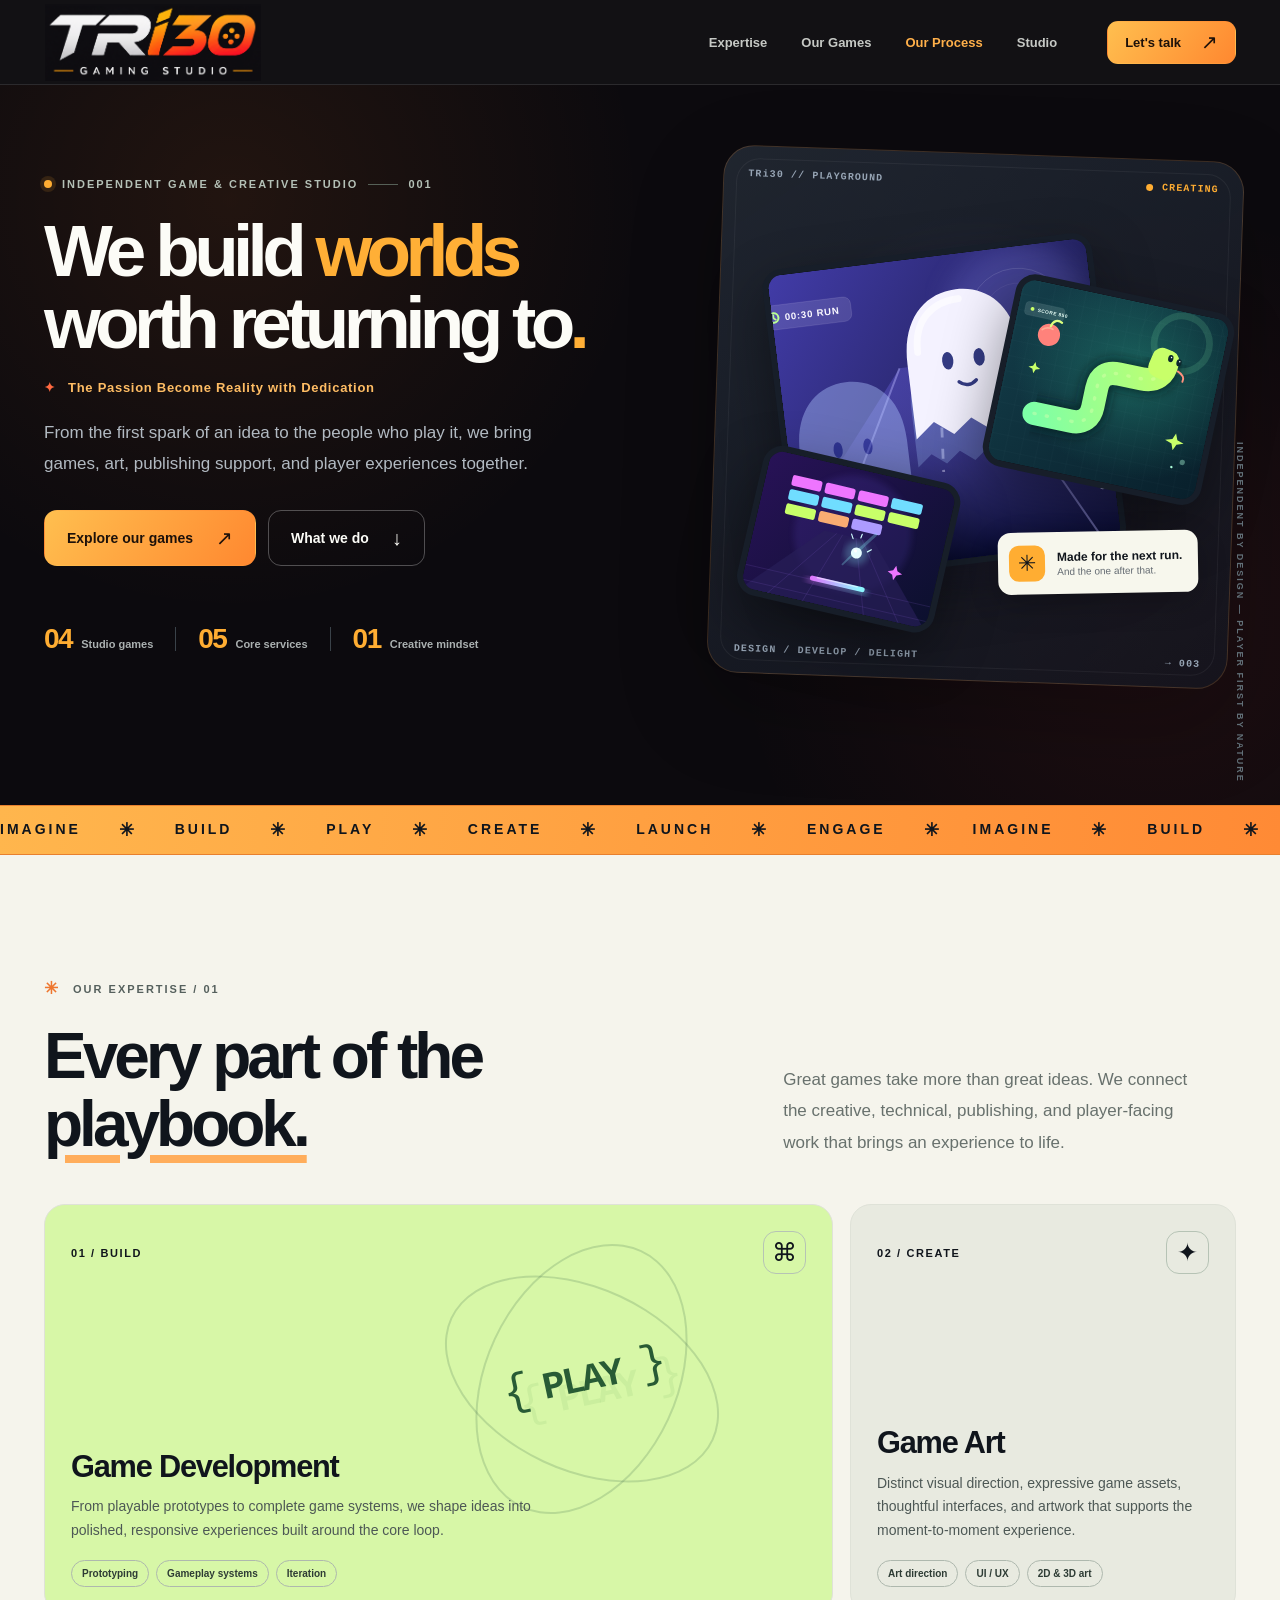
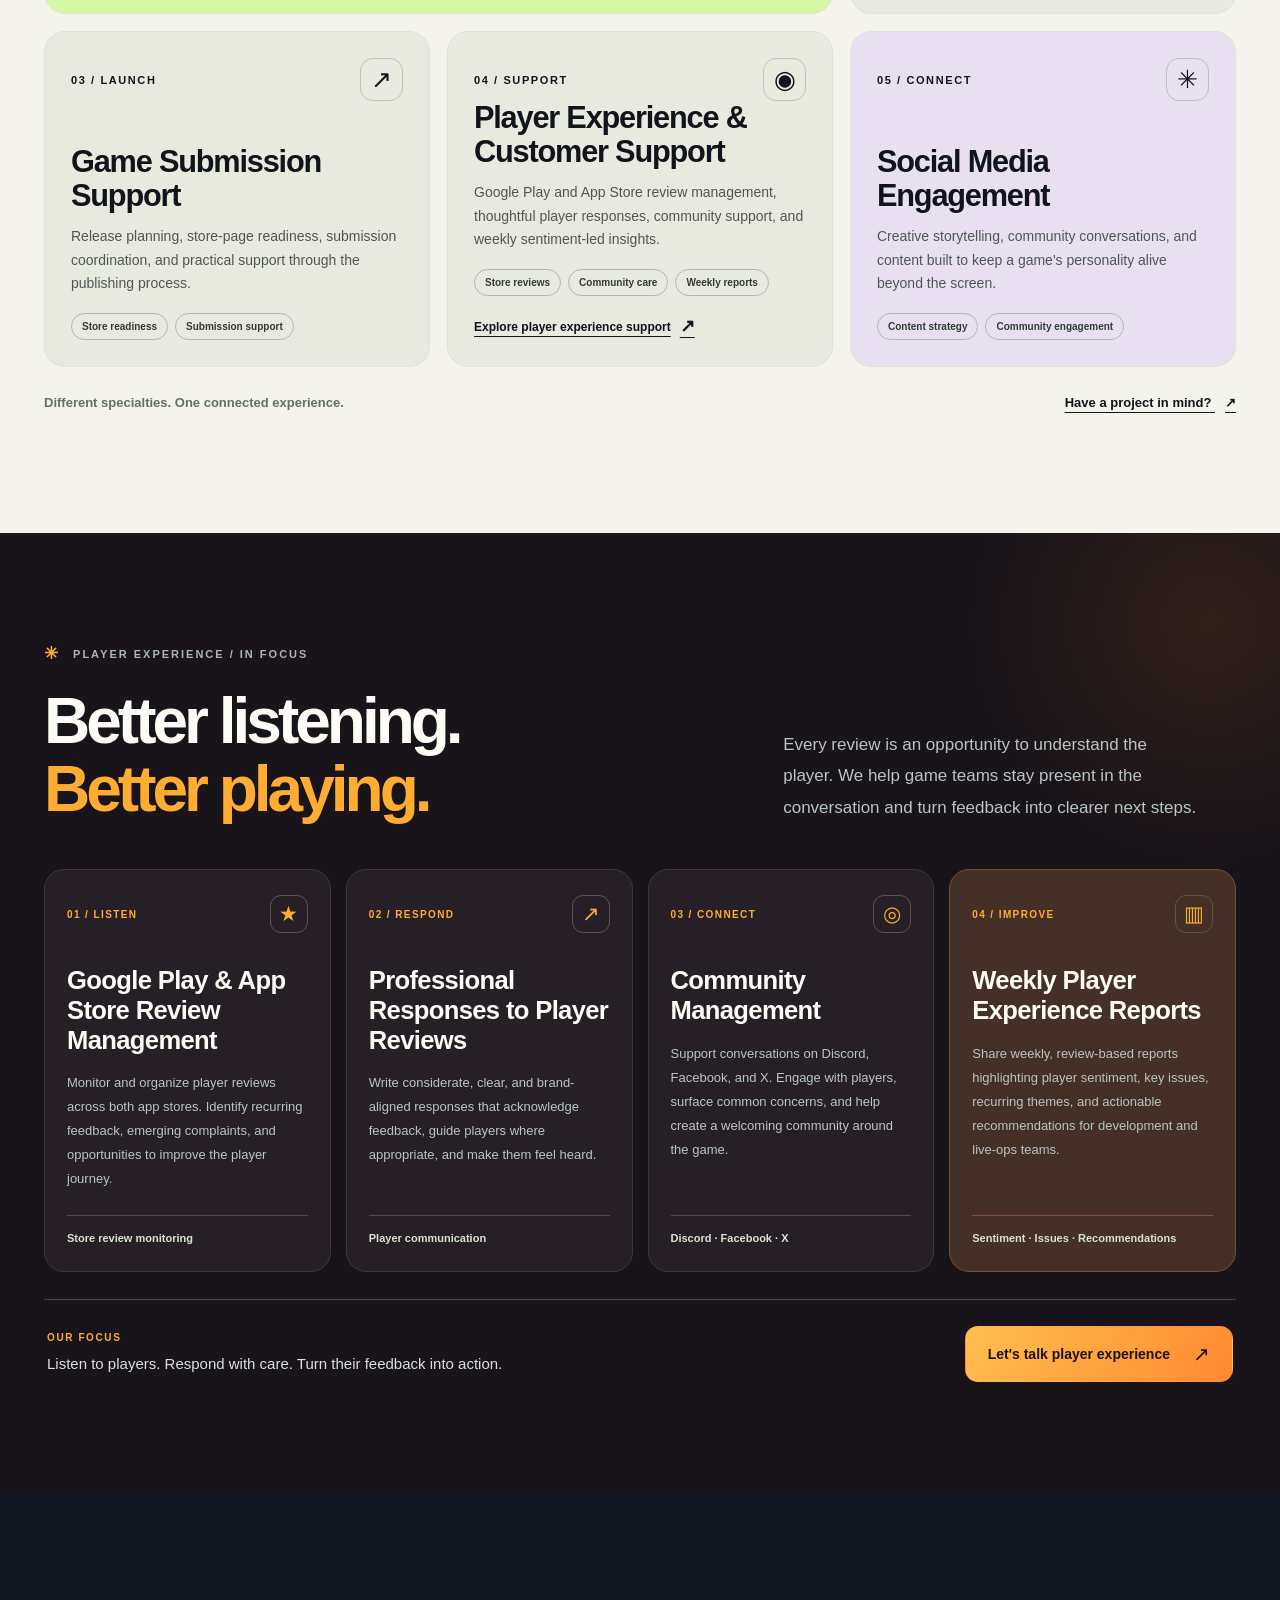
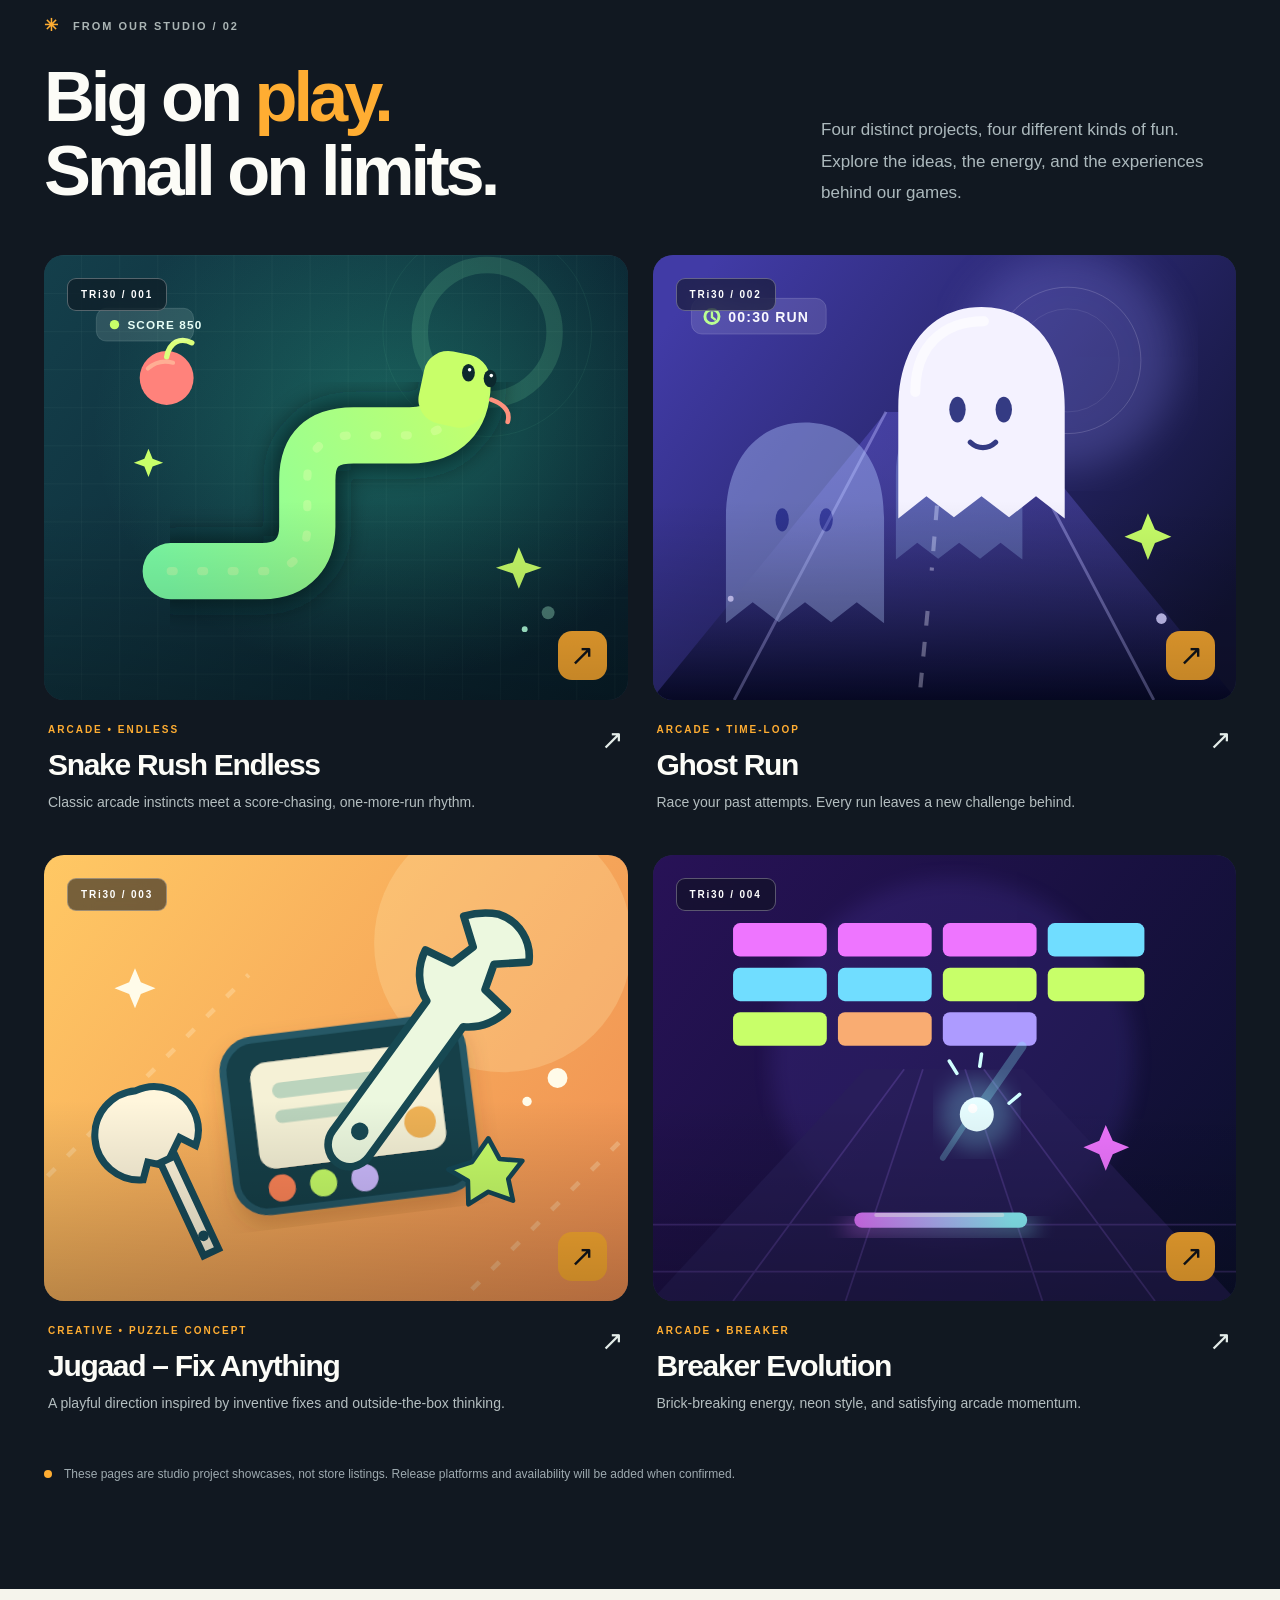
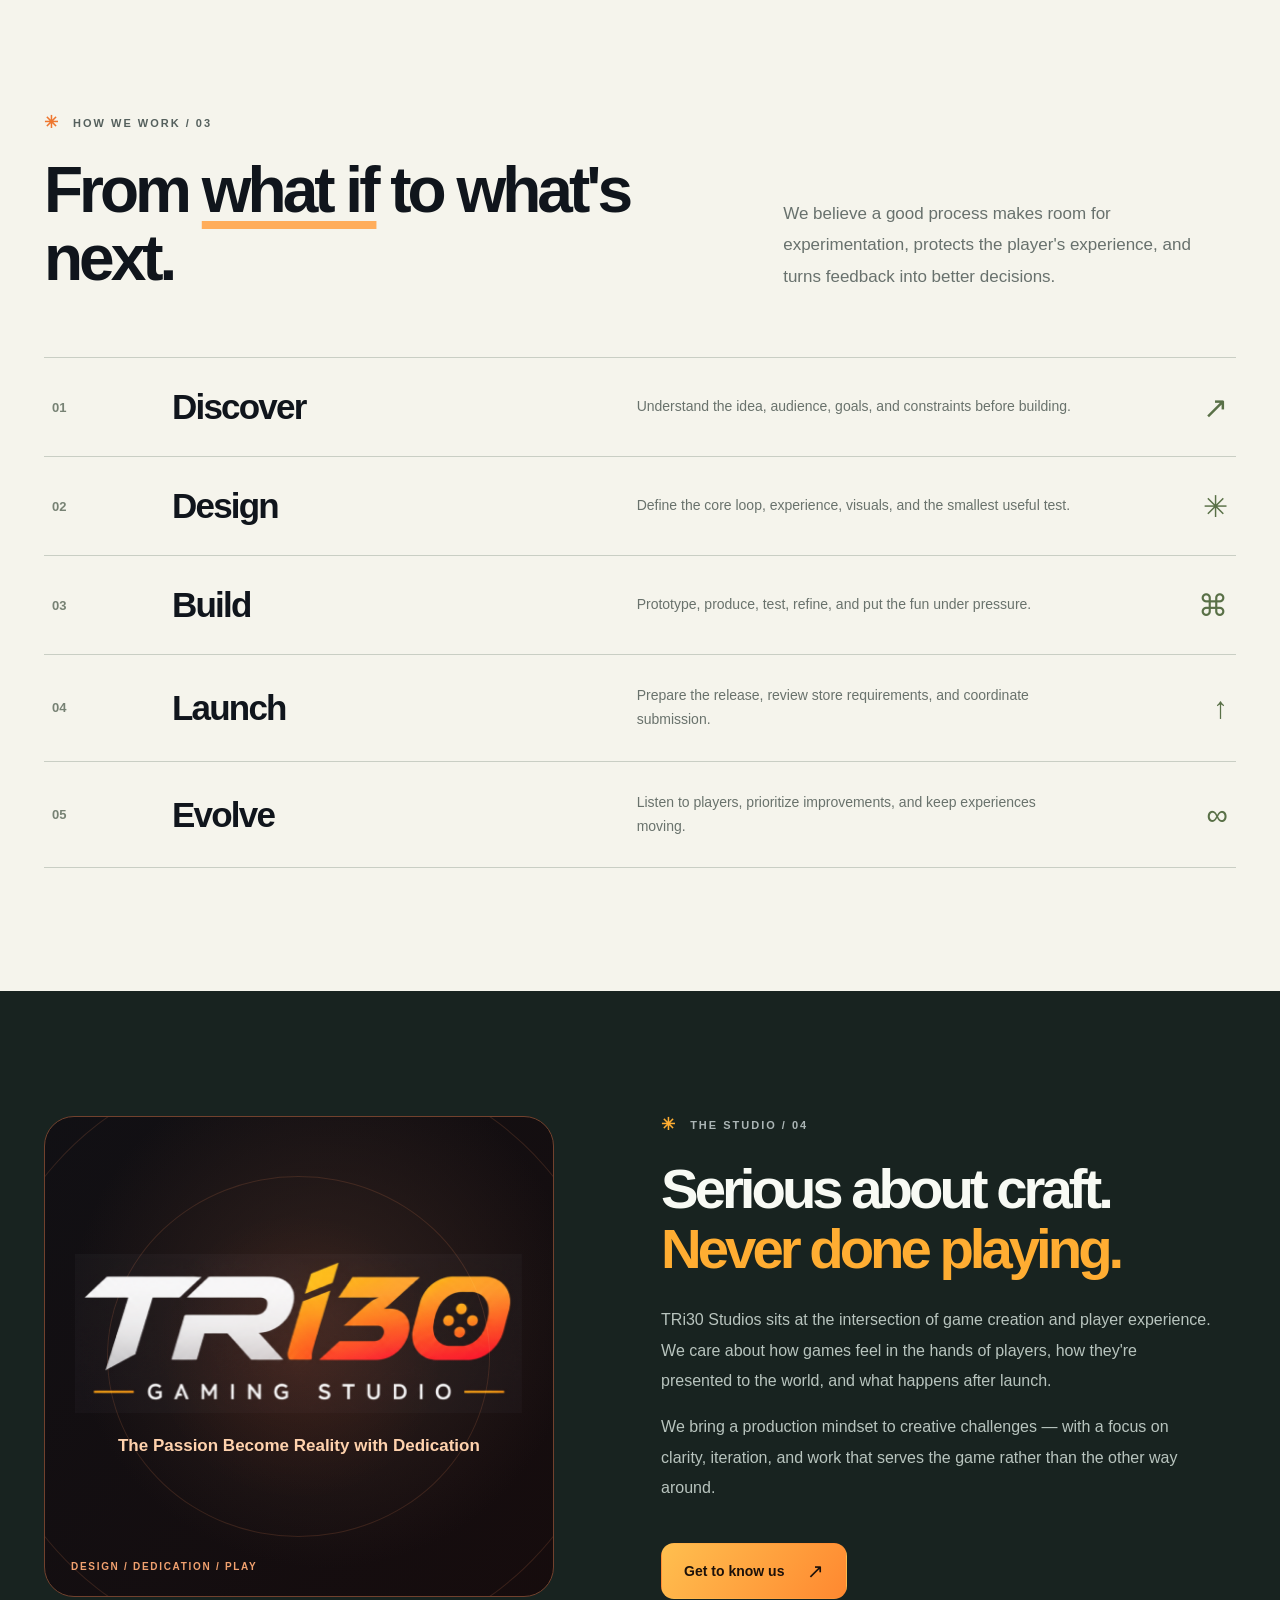
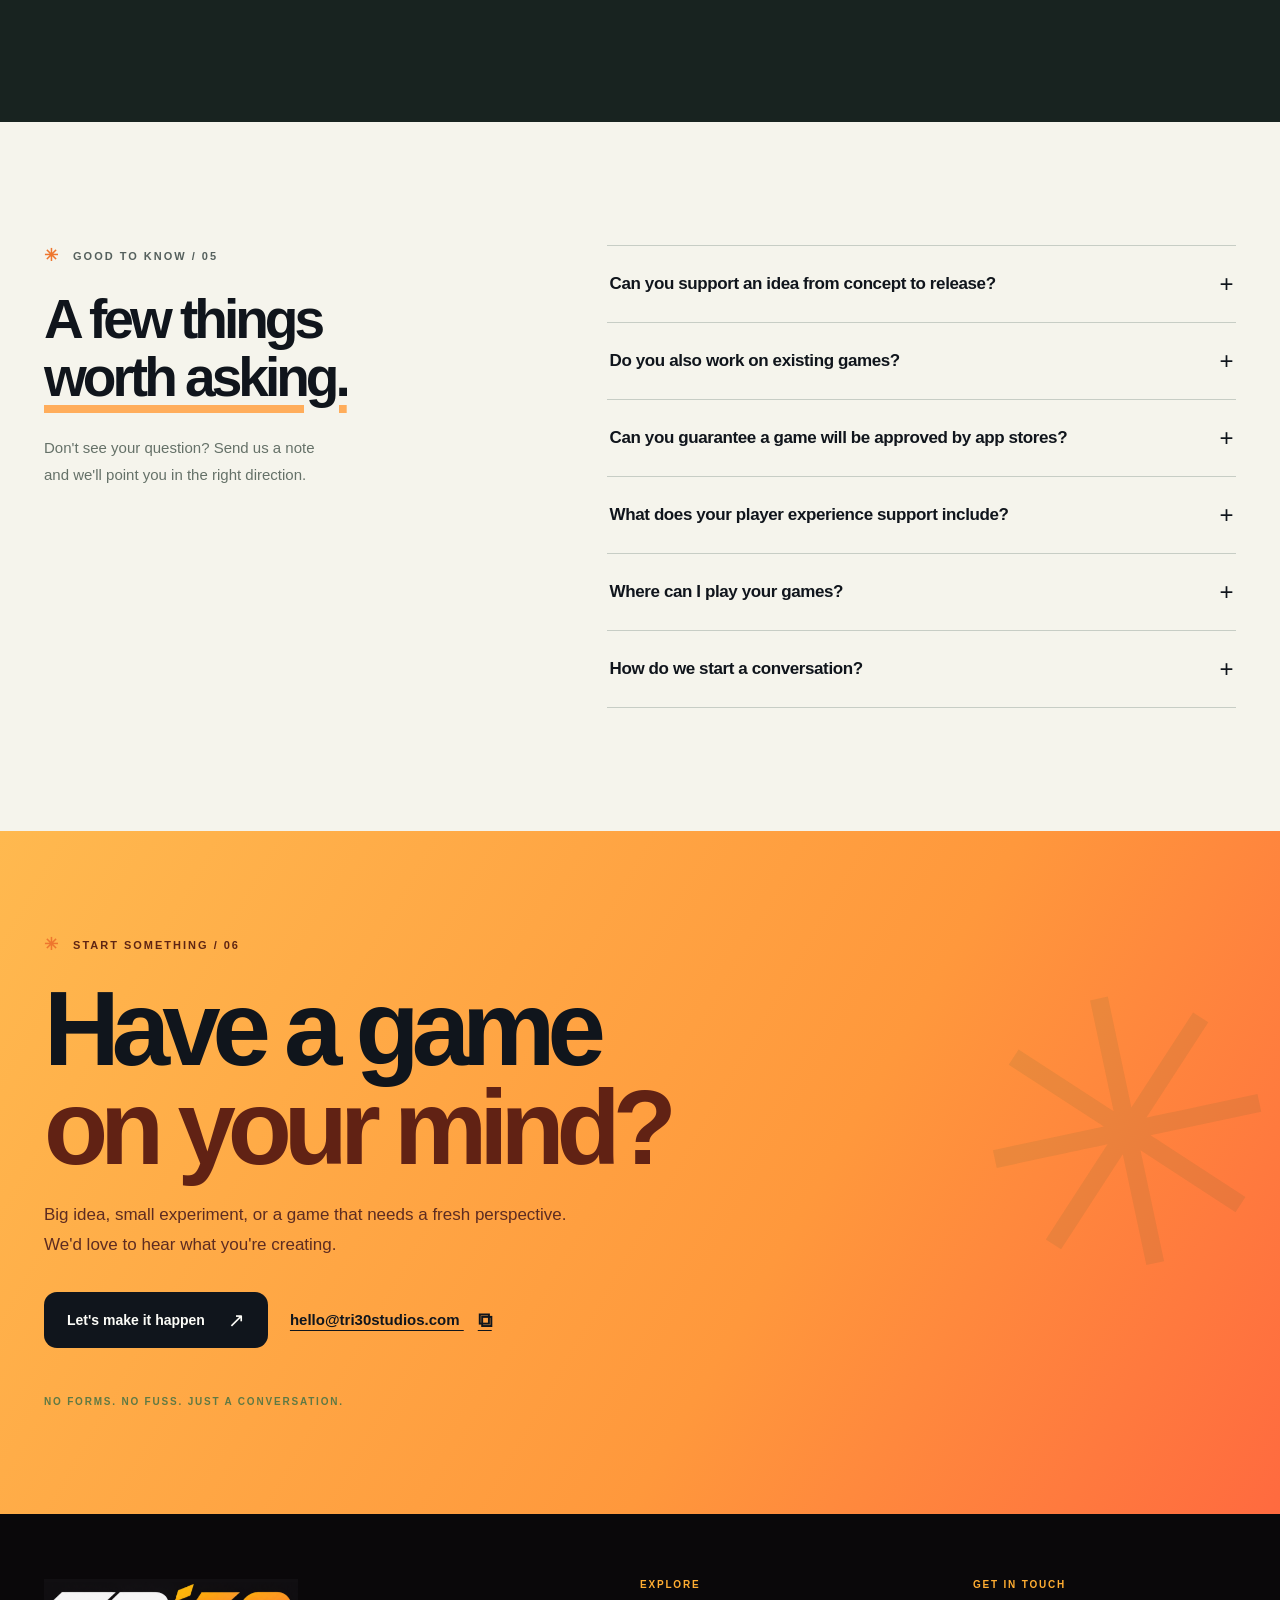
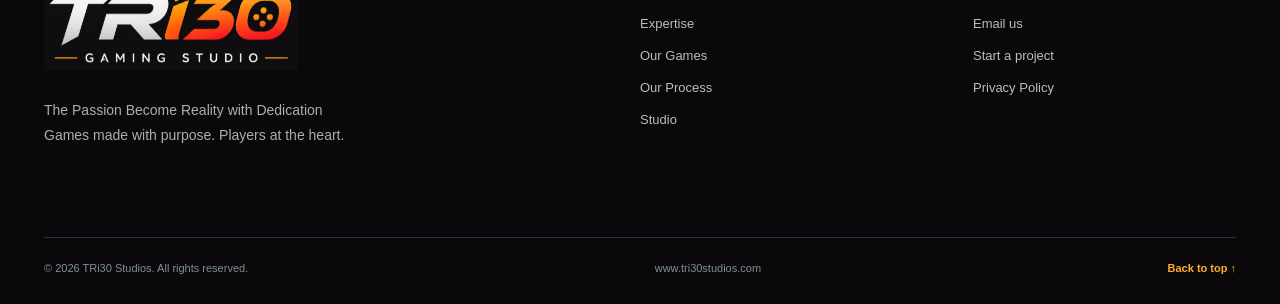
<file: index.html>
<!DOCTYPE html>

<html lang="en">
<head>
<meta charset="utf-8"/>
<meta content="width=device-width, initial-scale=1" name="viewport"/>
<meta content="#0b090c" name="theme-color"/>
<meta content="TRi30 Studios is an independent game and creative studio offering game development, game art, game submission support, player experience and customer support, and social media engagement." name="description"/>
<meta content="website" property="og:type"/>
<meta content="TRi30 Studios" property="og:site_name"/>
<meta content="TRi30 Studios | Passion, Dedication &amp; Games" property="og:title"/>
<meta content="We build worlds worth returning to. Meet our games and discover our end-to-end game studio services." property="og:description"/>
<meta content="https://www.tri30studios.com/" property="og:url"/>
<meta content="https://www.tri30studios.com/assets/social-preview.png" property="og:image"/>
<link href="https://www.tri30studios.com/" rel="canonical"/>
<link href="assets/favicon.ico" rel="icon" sizes="any"/>
<link href="assets/favicon-192.png" rel="icon" type="image/png"/>
<link href="css/styles.css" rel="stylesheet"/>
<script defer="" src="js/site.js"></script>
<script type="application/ld+json">{"@context":"https://schema.org","@type":"Organization","name":"TRi30 Studios","url":"https://www.tri30studios.com/","logo":"https://www.tri30studios.com/assets/tri30-official-logo.png","email":"hello@tri30studios.com","description":"Independent game and creative studio offering game development, game art, game submission support, player experience and customer support, and social media engagement."}</script>
<title>TRi30 Studios | Game Development &amp; Player Experience</title>
</head>
<body>
<a class="skip-link" href="#main">Skip to content</a>
<header class="site-header" id="top">
<div class="container header-inner">
<a aria-label="TRi30 Studios homepage" class="brand" href="index.html">
<img class="brand-logo" alt="TRi30 Gaming Studio" height="163" width="457" src="assets/tri30-official-logo.png"/>
</a>
<nav aria-label="Primary navigation" class="desktop-nav">
<a href="#services">Expertise</a>
<a href="#games">Our Games</a>
<a href="#approach">Our Process</a>
<a href="#studio">Studio</a>
</nav>
<a class="button button-small button-accent header-cta" href="#contact">Let's talk <span aria-hidden="true">↗</span></a>
<button aria-controls="mobile-menu" aria-expanded="false" aria-label="Open navigation menu" class="menu-toggle" type="button">
<span></span><span></span><span></span>
</button>
</div>
<nav aria-label="Mobile navigation" class="mobile-nav" id="mobile-menu" inert="">
<a href="#services">Expertise <span aria-hidden="true">↗</span></a>
<a href="#games">Our Games <span aria-hidden="true">↗</span></a>
<a href="#approach">Our Process <span aria-hidden="true">↗</span></a>
<a href="#studio">Studio <span aria-hidden="true">↗</span></a>
<a href="#contact">Contact <span aria-hidden="true">↗</span></a>
</nav>
</header>
<main id="main">
<section aria-labelledby="hero-title" class="hero section-dark">
<div class="container hero-grid">
<div class="hero-copy">
<div class="eyebrow"><span class="eyebrow-dot"></span> Independent game &amp; creative studio <span class="eyebrow-line"></span> 001</div>
<h1 id="hero-title">We build <span>worlds</span> worth <em>returning to<span class="period">.</span></em></h1>
<p class="hero-motto"><span aria-hidden="true">✦</span> The Passion Become Reality with Dedication</p>
<p class="hero-lead">From the first spark of an idea to the people who play it, we bring games, art, publishing support, and player experiences together.</p>
<div class="hero-actions">
<a class="button button-accent" href="#games">Explore our games <span aria-hidden="true">↗</span></a>
<a class="button button-outline" href="#services">What we do <span aria-hidden="true">↓</span></a>
</div>
<div aria-label="Studio highlights" class="hero-detail-row">
<div><strong>04</strong><span>Studio games</span></div>
<div aria-hidden="true" class="tiny-divider"></div>
<div><strong>05</strong><span>Core services</span></div>
<div aria-hidden="true" class="tiny-divider"></div>
<div><strong>01</strong><span>Creative mindset</span></div>
</div>
</div>
<div aria-label="Illustrations representing studio games" class="hero-stage">
<div class="hero-glow"></div>
<div class="hero-stage-top"><span>TRi30 // PLAYGROUND</span><span class="stage-live"><span></span> CREATING</span></div>
<div class="hero-art-card hero-art-main"><img alt="Illustration of a ghost racing across a neon track" height="760" src="assets/ghost-run.svg" width="1000"/></div>
<div class="hero-art-card hero-art-secondary"><img alt="Colorful snake chasing fruit on a grid" height="760" src="assets/snake-rush.svg" width="1000"/></div>
<div class="hero-art-card hero-art-tertiary"><img alt="Neon arcade bricks, ball and paddle" height="760" src="assets/breaker-evolution.svg" width="1000"/></div>
<div class="hero-stage-caption"><span class="caption-bubble">✳</span><div><strong>Made for the next run.</strong><span>And the one after that.</span></div></div>
<div class="hero-stage-bottom"><span>DESIGN / DEVELOP / DELIGHT</span><span>→ 003</span></div>
</div>
</div>
<div aria-hidden="true" class="hero-vertical">INDEPENDENT BY DESIGN — PLAYER FIRST BY NATURE</div>
</section>
<div aria-label="Studio specialties" class="ticker"><div aria-hidden="true" class="ticker-track">
<span>IMAGINE <i>✳</i> BUILD <i>✳</i> PLAY <i>✳</i> CREATE <i>✳</i> LAUNCH <i>✳</i> ENGAGE <i>✳</i></span>
<span>IMAGINE <i>✳</i> BUILD <i>✳</i> PLAY <i>✳</i> CREATE <i>✳</i> LAUNCH <i>✳</i> ENGAGE <i>✳</i></span>
</div></div>
<section aria-labelledby="services-title" class="section section-light services-section" id="services">
<div class="container">
<div class="section-intro split-intro">
<div><p class="section-kicker"><span class="mini-spark">✳</span> OUR EXPERTISE / 01</p><h2 id="services-title">Every part of the <span class="marker-underline">playbook.</span></h2></div>
<p>Great games take more than great ideas. We connect the creative, technical, publishing, and player-facing work that brings an experience to life.</p>
</div>
<div class="services-grid">
<article class="service-card service-card-featured">
<div class="service-heading"><span class="service-num">01 / BUILD</span><div aria-hidden="true" class="service-icon">⌘</div></div>
<div aria-hidden="true" class="service-art"><span class="service-art-orbit orbit-one"></span><span class="service-art-orbit orbit-two"></span><span class="service-art-symbol">{ <b>PLAY</b> }</span></div>
<div class="service-bottom"><h3>Game Development</h3><p>From playable prototypes to complete game systems, we shape ideas into polished, responsive experiences built around the core loop.</p><div class="chip-row"><span>Prototyping</span><span>Gameplay systems</span><span>Iteration</span></div></div>
</article>
<article class="service-card">
<div class="service-heading"><span class="service-num">02 / CREATE</span><div aria-hidden="true" class="service-icon">✦</div></div>
<div class="service-bottom"><h3>Game Art</h3><p>Distinct visual direction, expressive game assets, thoughtful interfaces, and artwork that supports the moment-to-moment experience.</p><div class="chip-row"><span>Art direction</span><span>UI / UX</span><span>2D &amp; 3D art</span></div></div>
</article>
<article class="service-card">
<div class="service-heading"><span class="service-num">03 / LAUNCH</span><div aria-hidden="true" class="service-icon">↗</div></div>
<div class="service-bottom"><h3>Game Submission Support</h3><p>Release planning, store-page readiness, submission coordination, and practical support through the publishing process.</p><div class="chip-row"><span>Store readiness</span><span>Submission support</span></div></div>
</article>
<article class="service-card">
<div class="service-heading"><span class="service-num">04 / SUPPORT</span><div aria-hidden="true" class="service-icon">◉</div></div>
<div class="service-bottom"><h3>Player Experience &amp; Customer Support</h3><p>Google Play and App Store review management, thoughtful player responses, community support, and weekly sentiment-led insights.</p><div class="chip-row"><span>Store reviews</span><span>Community care</span><span>Weekly reports</span></div><a class="service-details-link" href="#player-experience">Explore player experience support <span aria-hidden="true">↗</span></a></div>
</article>
<article class="service-card service-card-social">
<div class="service-heading"><span class="service-num">05 / CONNECT</span><div aria-hidden="true" class="service-icon">✳</div></div>
<div class="service-bottom"><h3>Social Media Engagement</h3><p>Creative storytelling, community conversations, and content built to keep a game's personality alive beyond the screen.</p><div class="chip-row"><span>Content strategy</span><span>Community engagement</span></div></div>
</article>
</div>
<div class="service-footer"><span>Different specialties. One connected experience.</span><a class="text-link" href="mailto:hello@tri30studios.com?subject=TRi30%20Studios%20%E2%80%94%20Service%20Inquiry">Have a project in mind? <span aria-hidden="true">↗</span></a></div>
</div>
</section>
<section aria-labelledby="player-experience-title" class="section player-experience-section" id="player-experience">
<div class="container">
<div class="section-intro split-intro player-experience-intro">
<div>
<p class="section-kicker kicker-light"><span class="mini-spark">✳</span> PLAYER EXPERIENCE / IN FOCUS</p>
<h2 id="player-experience-title">Better listening.<br/><span class="lime-text">Better playing.</span></h2>
</div>
<p>Every review is an opportunity to understand the player. We help game teams stay present in the conversation and turn feedback into clearer next steps.</p>
</div>
<div class="px-grid">
<article class="px-card">
<div class="px-card-top"><span class="px-number">01 / LISTEN</span><span aria-hidden="true" class="px-symbol">★</span></div>
<h3>Google Play &amp; App Store Review Management</h3>
<p>Monitor and organize player reviews across both app stores. Identify recurring feedback, emerging complaints, and opportunities to improve the player journey.</p>
<div class="px-card-tag">Store review monitoring</div>
</article>
<article class="px-card">
<div class="px-card-top"><span class="px-number">02 / RESPOND</span><span aria-hidden="true" class="px-symbol">↗</span></div>
<h3>Professional Responses to Player Reviews</h3>
<p>Write considerate, clear, and brand-aligned responses that acknowledge feedback, guide players where appropriate, and make them feel heard.</p>
<div class="px-card-tag">Player communication</div>
</article>
<article class="px-card">
<div class="px-card-top"><span class="px-number">03 / CONNECT</span><span aria-hidden="true" class="px-symbol">◎</span></div>
<h3>Community Management</h3>
<p>Support conversations on Discord, Facebook, and X. Engage with players, surface common concerns, and help create a welcoming community around the game.</p>
<div class="px-card-tag">Discord · Facebook · X</div>
</article>
<article class="px-card px-card-report">
<div class="px-card-top"><span class="px-number">04 / IMPROVE</span><span aria-hidden="true" class="px-symbol">▥</span></div>
<h3>Weekly Player Experience Reports</h3>
<p>Share weekly, review-based reports highlighting player sentiment, key issues, recurring themes, and actionable recommendations for development and live-ops teams.</p>
<div class="px-card-tag">Sentiment · Issues · Recommendations</div>
</article>
</div>
<div class="px-footer">
<div class="px-footer-copy"><span class="px-footer-eyebrow">OUR FOCUS</span><p>Listen to players. Respond with care. Turn their feedback into action.</p></div>
<a class="button button-accent" href="mailto:hello@tri30studios.com?subject=Player%20Experience%20Support%20Inquiry">Let's talk player experience <span aria-hidden="true">↗</span></a>
</div>
</div>
</section>
<section aria-labelledby="games-title" class="section section-ink games-section" id="games">
<div class="container">
<div class="section-intro games-intro">
<p class="section-kicker kicker-light"><span class="mini-spark">✳</span> FROM OUR STUDIO / 02</p>
<div class="games-intro-row"><h2 id="games-title">Big on <span class="lime-text">play.</span><br/>Small on limits.</h2><p>Four distinct projects, four different kinds of fun. Explore the ideas, the energy, and the experiences behind our games.</p></div>
</div>
<div class="games-grid">
<article class="game-card"><a aria-label="Explore Snake Rush Endless" class="game-link" href="games/snake-rush-endless.html"><div class="game-visual"><img alt="Snake Rush Endless game-inspired artwork showing a green snake and fruit" height="760" loading="lazy" src="assets/snake-rush.svg" width="1000"/><div class="game-visual-label">TRi30 / 001</div><div aria-hidden="true" class="game-explore">↗</div></div><div class="game-info"><div><span class="game-genre">ARCADE • ENDLESS</span><h3>Snake Rush Endless</h3><p>Classic arcade instincts meet a score-chasing, one-more-run rhythm.</p></div><span aria-hidden="true" class="game-arrow">↗</span></div></a></article>
<article class="game-card"><a aria-label="Explore Ghost Run" class="game-link" href="games/ghost-run.html"><div class="game-visual"><img alt="Ghost Run game-inspired artwork showing ghost runners on a track" height="760" loading="lazy" src="assets/ghost-run.svg" width="1000"/><div class="game-visual-label">TRi30 / 002</div><div aria-hidden="true" class="game-explore">↗</div></div><div class="game-info"><div><span class="game-genre">ARCADE • TIME-LOOP</span><h3>Ghost Run</h3><p>Race your past attempts. Every run leaves a new challenge behind.</p></div><span aria-hidden="true" class="game-arrow">↗</span></div></a></article>
<article class="game-card"><a aria-label="Explore Jugaad - Fix Anything" class="game-link" href="games/jugaad-fix-anything.html"><div class="game-visual"><img alt="Jugaad inspired artwork showing tools and a playful repair device" height="760" loading="lazy" src="assets/jugaad.svg" width="1000"/><div class="game-visual-label">TRi30 / 003</div><div aria-hidden="true" class="game-explore">↗</div></div><div class="game-info"><div><span class="game-genre">CREATIVE • PUZZLE CONCEPT</span><h3>Jugaad – Fix Anything</h3><p>A playful direction inspired by inventive fixes and outside-the-box thinking.</p></div><span aria-hidden="true" class="game-arrow">↗</span></div></a></article>
<article class="game-card"><a aria-label="Explore Breaker Evolution" class="game-link" href="games/breaker-evolution.html"><div class="game-visual"><img alt="Breaker Evolution artwork showing neon bricks, ball and paddle" height="760" loading="lazy" src="assets/breaker-evolution.svg" width="1000"/><div class="game-visual-label">TRi30 / 004</div><div aria-hidden="true" class="game-explore">↗</div></div><div class="game-info"><div><span class="game-genre">ARCADE • BREAKER</span><h3>Breaker Evolution</h3><p>Brick-breaking energy, neon style, and satisfying arcade momentum.</p></div><span aria-hidden="true" class="game-arrow">↗</span></div></a></article>
</div>
<p class="games-footnote"><span aria-hidden="true" class="small-orbit"></span> These pages are studio project showcases, not store listings. Release platforms and availability will be added when confirmed.</p>
</div>
</section>
<section aria-labelledby="process-title" class="section section-light process-section" id="approach">
<div class="container">
<div class="section-intro split-intro"><div><p class="section-kicker"><span class="mini-spark">✳</span> HOW WE WORK / 03</p><h2 id="process-title">From <span class="marker-underline">what if</span> to what's next.</h2></div><p>We believe a good process makes room for experimentation, protects the player's experience, and turns feedback into better decisions.</p></div>
<div class="process-list">
<div class="process-row"><span class="process-number">01</span><h3>Discover</h3><p>Understand the idea, audience, goals, and constraints before building.</p><span aria-hidden="true" class="process-symbol">↗</span></div>
<div class="process-row"><span class="process-number">02</span><h3>Design</h3><p>Define the core loop, experience, visuals, and the smallest useful test.</p><span aria-hidden="true" class="process-symbol">✳</span></div>
<div class="process-row"><span class="process-number">03</span><h3>Build</h3><p>Prototype, produce, test, refine, and put the fun under pressure.</p><span aria-hidden="true" class="process-symbol">⌘</span></div>
<div class="process-row"><span class="process-number">04</span><h3>Launch</h3><p>Prepare the release, review store requirements, and coordinate submission.</p><span aria-hidden="true" class="process-symbol">↑</span></div>
<div class="process-row"><span class="process-number">05</span><h3>Evolve</h3><p>Listen to players, prioritize improvements, and keep experiences moving.</p><span aria-hidden="true" class="process-symbol">∞</span></div>
</div>
</div>
</section>
<section aria-labelledby="studio-title" class="section studio-section" id="studio">
<div class="container studio-layout">
<div class="studio-graphic studio-brand-graphic"><div class="studio-brand-halo" aria-hidden="true"></div><img class="studio-official-logo" src="assets/tri30-official-logo.png" alt="TRi30 Gaming Studio official logo" width="457" height="163" loading="lazy"/><p class="studio-brand-motto">The Passion Become Reality with Dedication</p><span class="studio-stamp">DESIGN / DEDICATION / PLAY</span></div>
<div class="studio-copy"><p class="section-kicker kicker-light"><span class="mini-spark">✳</span> THE STUDIO / 04</p><h2 id="studio-title">Serious about craft.<br/><em>Never done playing.</em></h2><p>TRi30 Studios sits at the intersection of game creation and player experience. We care about how games feel in the hands of players, how they're presented to the world, and what happens after launch.</p><p>We bring a production mindset to creative challenges — with a focus on clarity, iteration, and work that serves the game rather than the other way around.</p><a class="button button-accent" href="#contact">Get to know us <span aria-hidden="true">↗</span></a></div>
</div>
</section>
<section aria-labelledby="faq-title" class="section section-light faq-section">
<div class="container faq-layout"><div class="faq-title-col"><p class="section-kicker"><span class="mini-spark">✳</span> GOOD TO KNOW / 05</p><h2 id="faq-title">A few things<br/><span class="marker-underline">worth asking.</span></h2><p>Don't see your question? Send us a note and we'll point you in the right direction.</p></div><div class="faq-items">
<details><summary>Can you support an idea from concept to release? <span aria-hidden="true" class="faq-plus">+</span></summary><p>Our services cover game development, art, submission support, and player-facing operations. The exact scope depends on the project, its stage, and the capabilities needed.</p></details>
<details><summary>Do you also work on existing games? <span aria-hidden="true" class="faq-plus">+</span></summary><p>Yes. You can reach out about a focused feature, visual refresh, release preparation, player support, or an ongoing engagement rather than an entirely new game.</p></details>
<details><summary>Can you guarantee a game will be approved by app stores? <span aria-hidden="true" class="faq-plus">+</span></summary><p>No studio can guarantee platform approval. Our submission support focuses on preparation, identifying potential issues, and helping teams navigate the review process.</p></details>
<details><summary>What does your player experience support include? <span aria-hidden="true" class="faq-plus">+</span></summary><p>We help manage Google Play and App Store reviews, prepare professional player responses, support Discord, Facebook, and X communities, and deliver weekly reports covering player sentiment, recurring issues, and practical recommendations based on reviews.</p></details>
<details><summary>Where can I play your games? <span aria-hidden="true" class="faq-plus">+</span></summary><p>Our game pages introduce each project. Verified store links, platforms, and release information will appear there once available.</p></details>
<details><summary>How do we start a conversation? <span aria-hidden="true" class="faq-plus">+</span></summary><p>Email <a href="mailto:hello@tri30studios.com">hello@tri30studios.com</a> with a short overview, what you're trying to achieve, and the type of support you need.</p></details>
</div></div>
</section>
<section aria-labelledby="contact-title" class="contact-section" id="contact">
<div class="container contact-inner"><div aria-hidden="true" class="contact-orbit">✳</div><p class="section-kicker"><span class="mini-spark">✳</span> START SOMETHING / 06</p><h2 id="contact-title">Have a game<br/><em>on your mind?</em></h2><p>Big idea, small experiment, or a game that needs a fresh perspective. We'd love to hear what you're creating.</p><div class="contact-actions"><a class="button button-dark" href="mailto:hello@tri30studios.com?subject=Let%27s%20Talk%20%7C%20TRi30%20Studios">Let's make it happen <span aria-hidden="true">↗</span></a><button aria-label="Copy studio email address" class="contact-copy" data-copy="hello@tri30studios.com" type="button">hello@tri30studios.com <span aria-hidden="true">⧉</span></button></div><span class="contact-tiny">NO FORMS. NO FUSS. JUST A CONVERSATION.</span></div>
</section>
</main>
<footer class="site-footer"><div class="container"><div class="footer-main"><div class="footer-about"><a aria-label="TRi30 Studios homepage" class="brand brand-footer" href="index.html"><img class="brand-logo" alt="TRi30 Gaming Studio" height="163" width="457" src="assets/tri30-official-logo.png"/></a><p>The Passion Become Reality with Dedication<br/>Games made with purpose. Players at the heart.</p></div><div class="footer-nav-column"><strong>EXPLORE</strong><a href="#services">Expertise</a><a href="#games">Our Games</a><a href="#approach">Our Process</a><a href="#studio">Studio</a></div><div class="footer-nav-column"><strong>GET IN TOUCH</strong><a href="mailto:hello@tri30studios.com">Email us</a><a href="#contact">Start a project</a><a href="privacy.html">Privacy Policy</a></div></div><div class="footer-bottom"><span>© <span data-year="">2026</span> TRi30 Studios. All rights reserved.</span><span>www.tri30studios.com</span><a class="back-to-top" href="#top">Back to top ↑</a></div></div></footer>
<div aria-live="polite" class="toast" id="toast" role="status"></div>
</body>
</html>
</file>
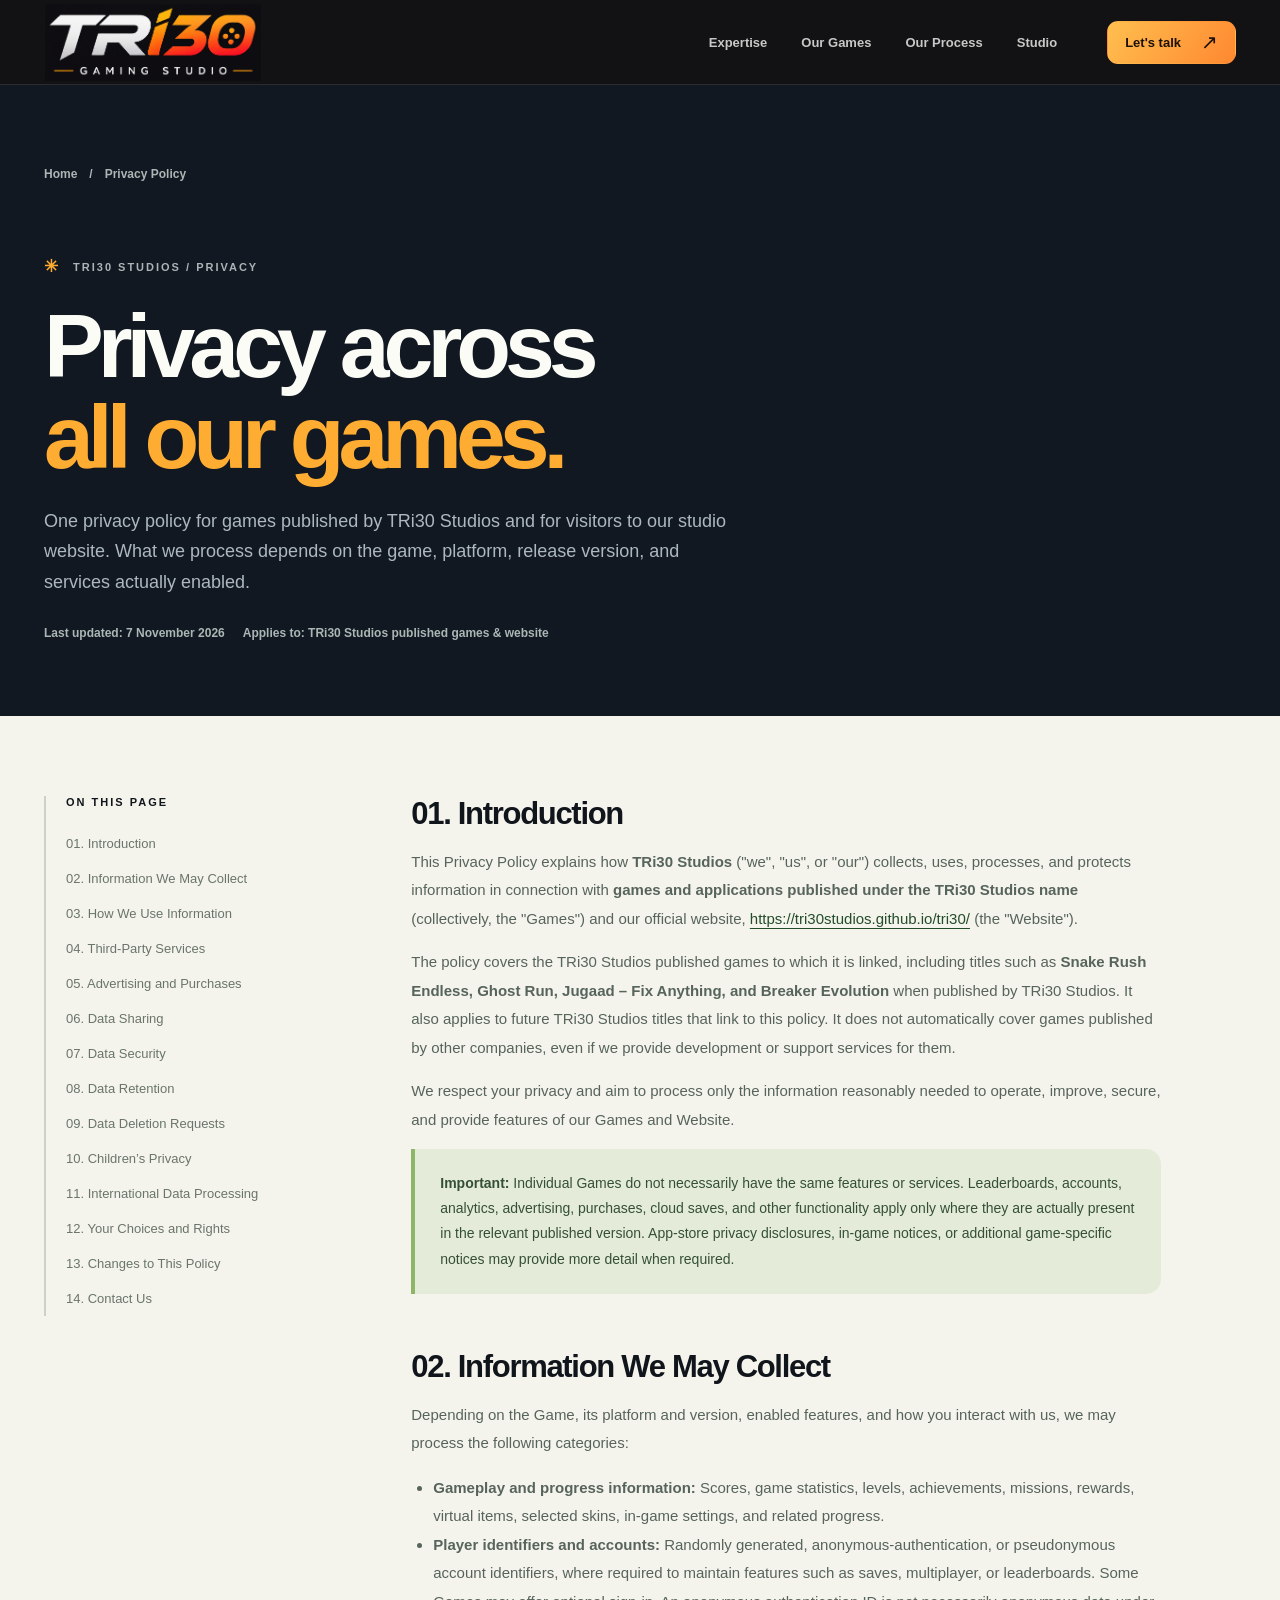
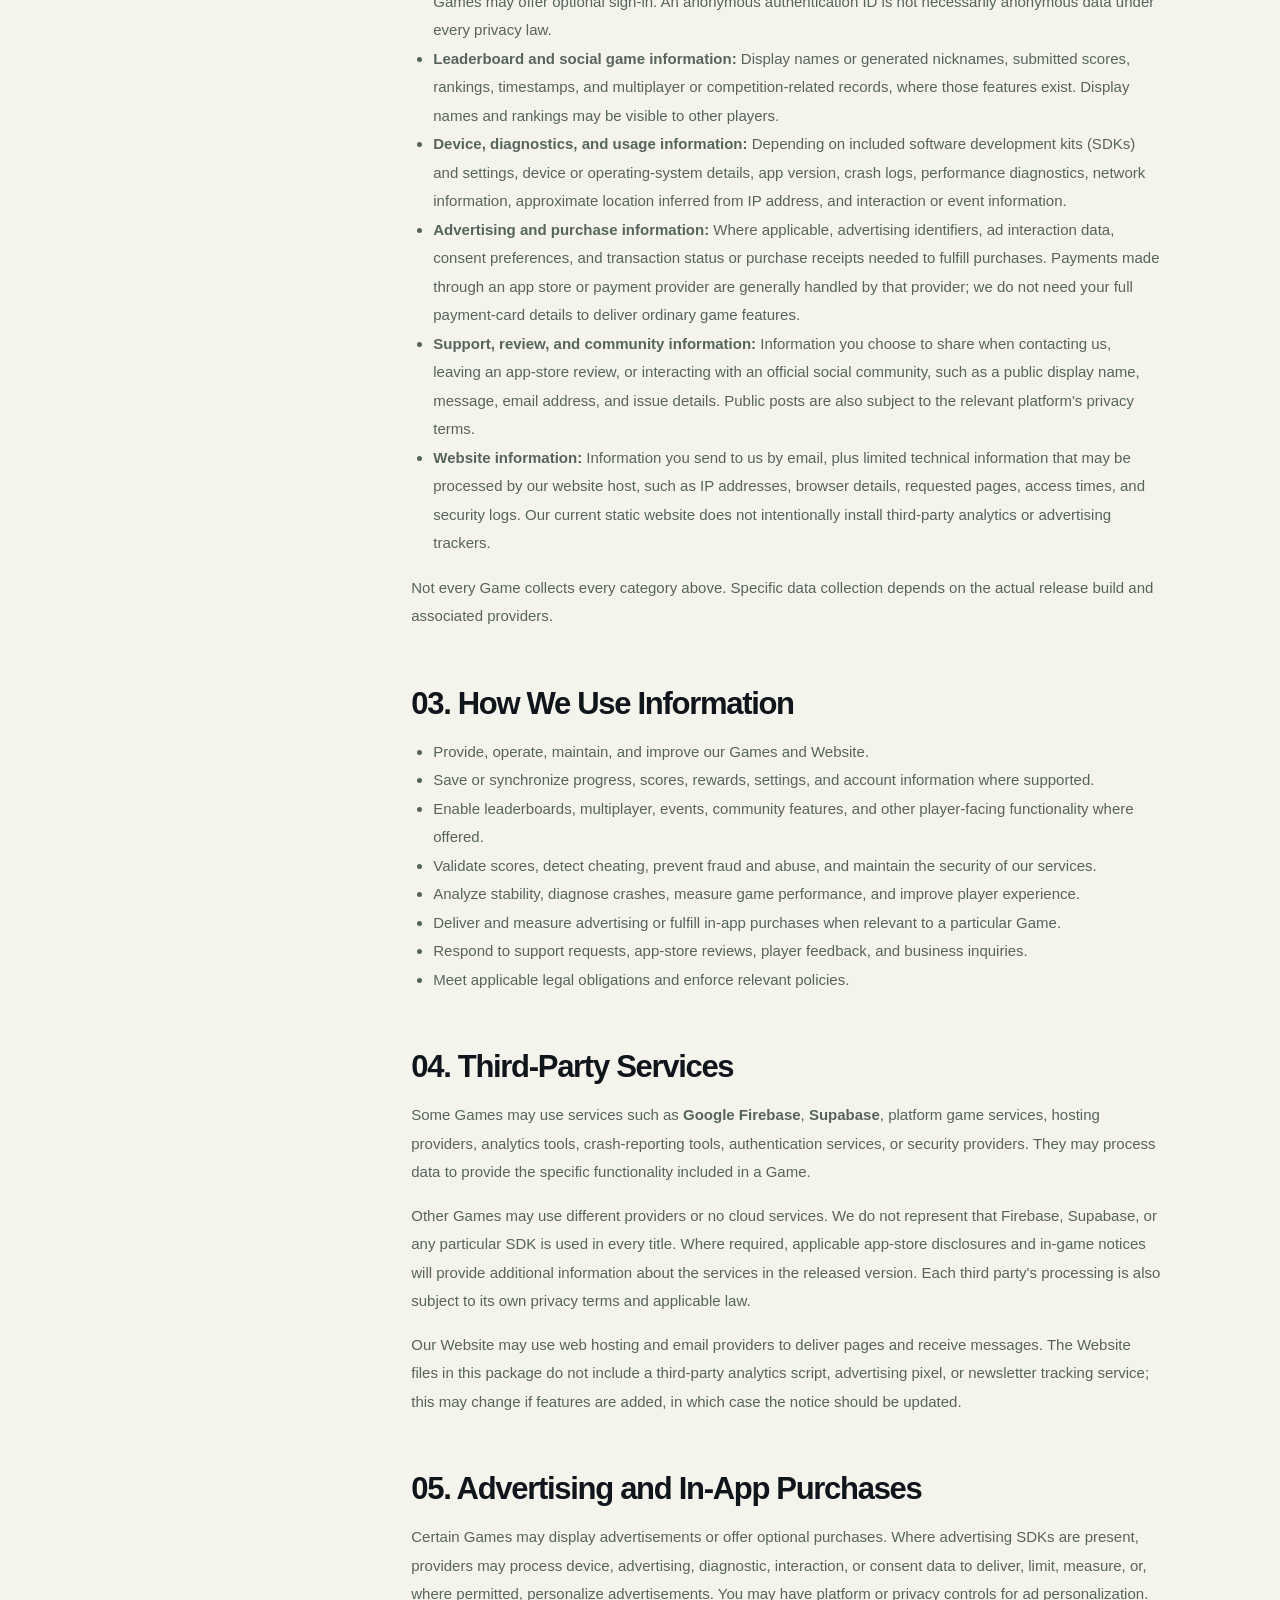
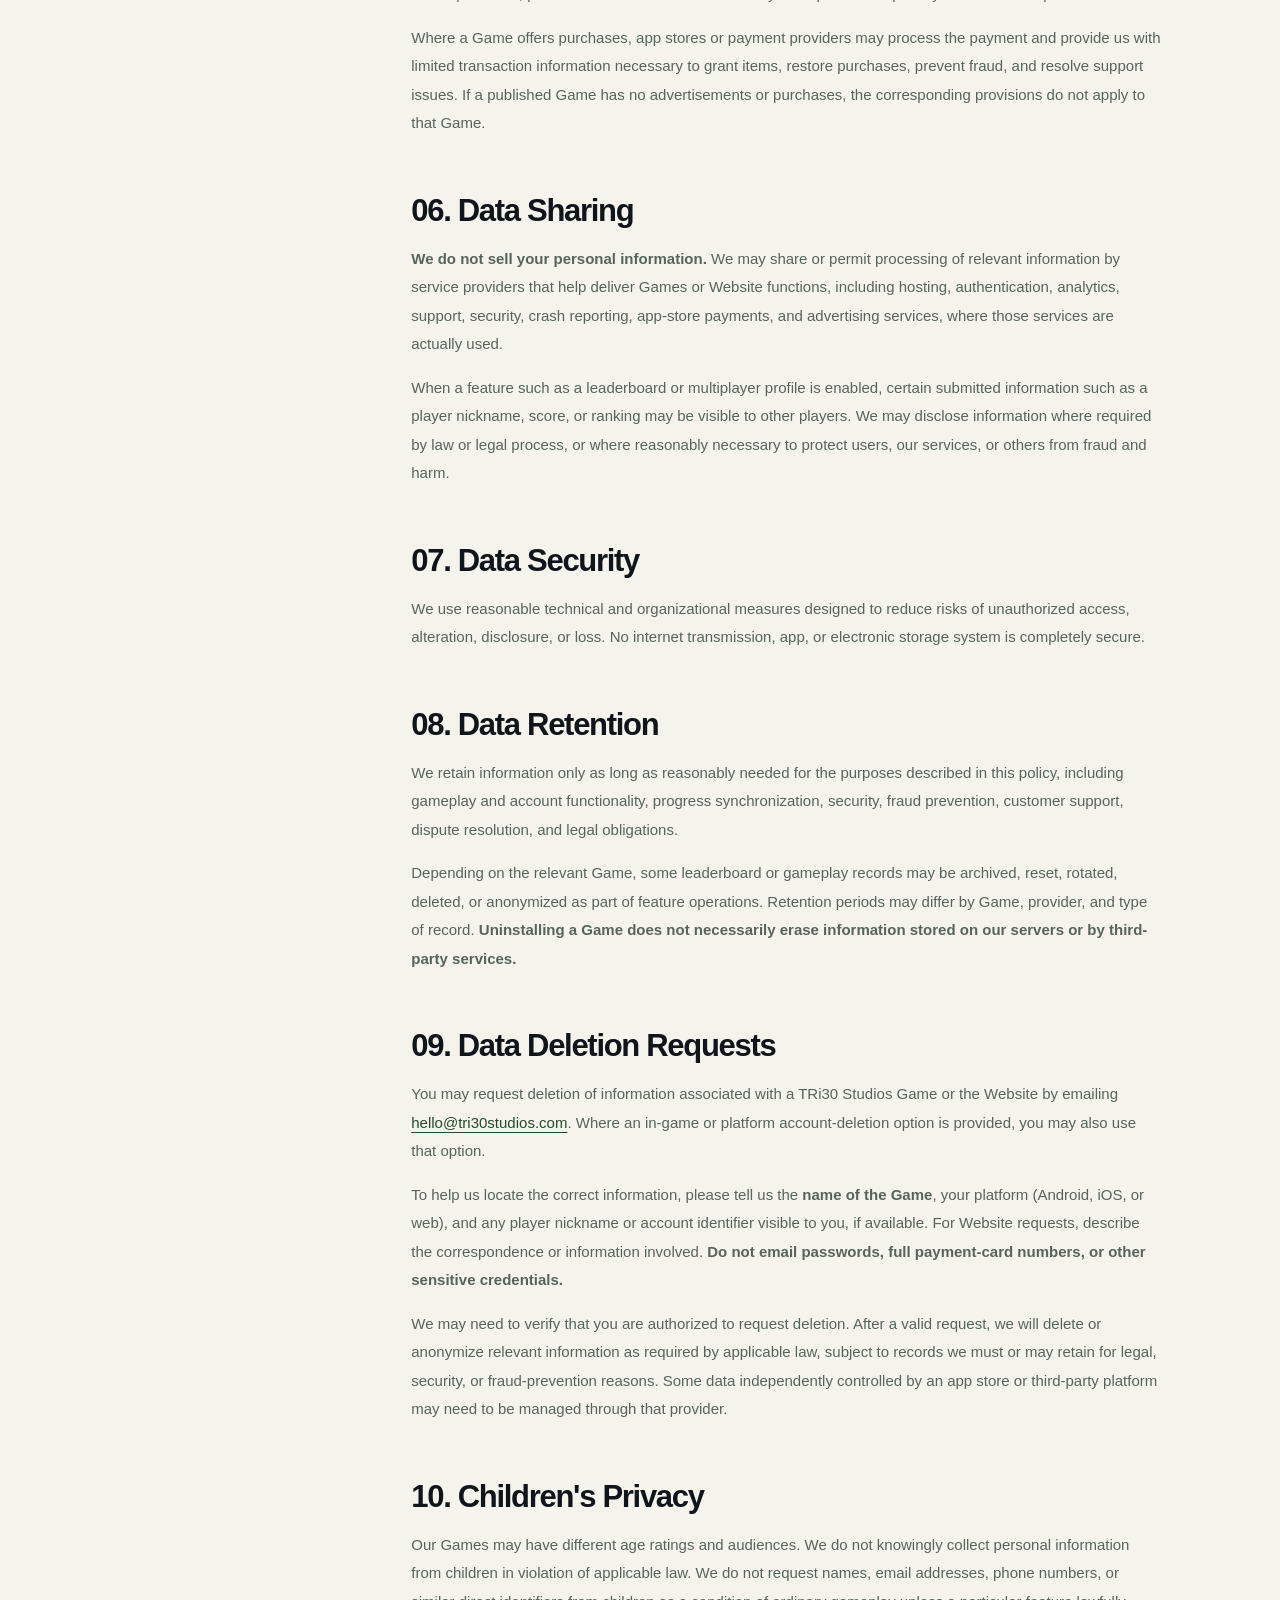
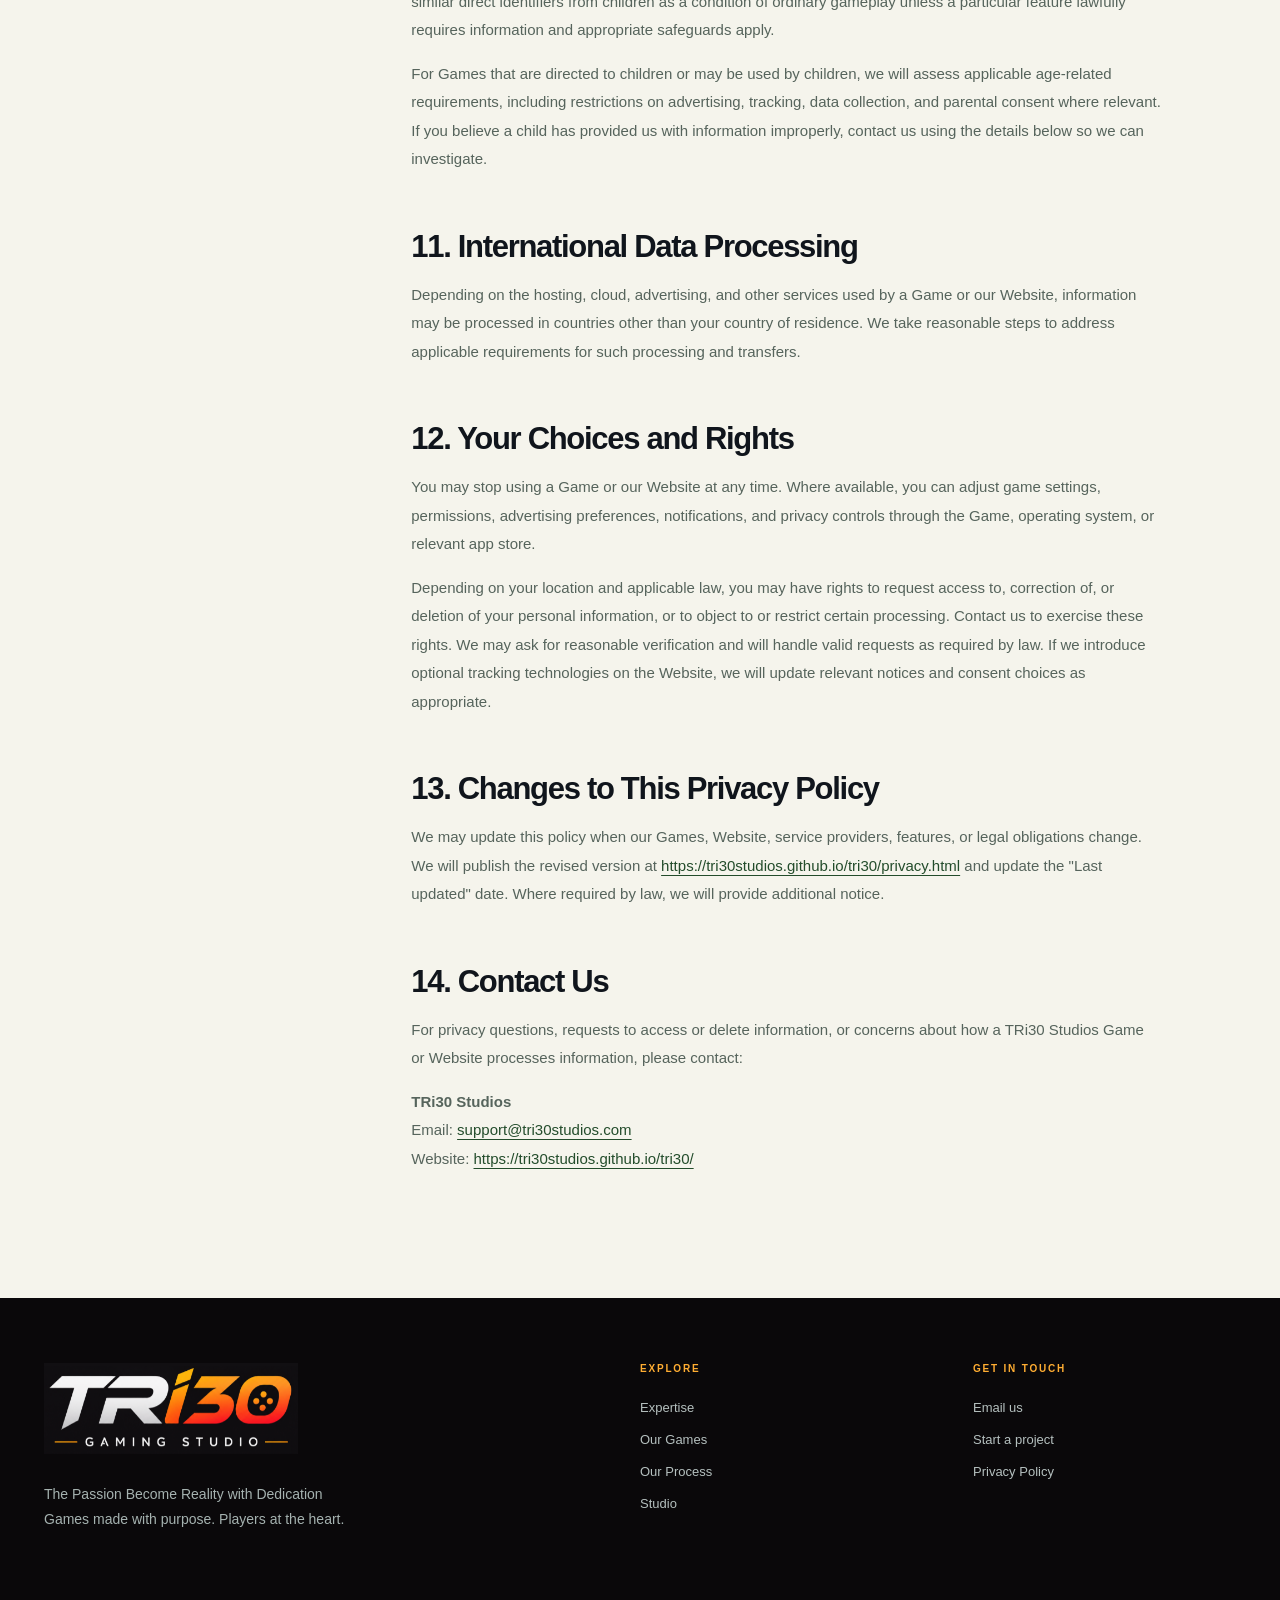
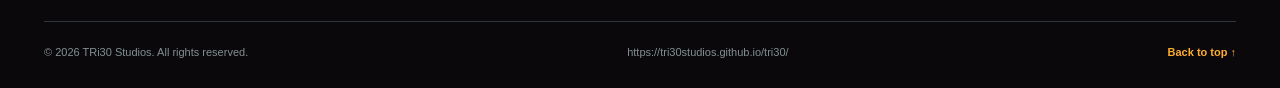
<file: privacy.html>
<!DOCTYPE html>

<html lang="en">
<head>
<meta charset="utf-8"/>
<meta content="width=device-width, initial-scale=1" name="viewport"/>
<meta content="#0b090c" name="theme-color"/>
<meta content="Privacy Policy for all games published by TRi30 Studios and our studio website. Learn about player data, game features, third-party services, ads, data deletion, and privacy rights." name="description"/>
<meta content="website" property="og:type"/>
<meta content="TRi30 Studios" property="og:site_name"/>
<meta content="Privacy Policy | TRi30 Studios" property="og:title"/>
<meta content="How TRi30 Studios handles information across our published games and studio website." property="og:description"/>
<meta content="https://tri30studios.github.io/tri30/privacy.html" property="og:url"/>
<meta content="https://tri30studios.github.io/tri30/assets/social-preview.png" property="og:image"/>
<link href="https://tri30studios.github.io/tri30/privacy.html" rel="canonical"/>
<link href="assets/favicon.ico" rel="icon" sizes="any"/>
<link href="assets/favicon-192.png" rel="icon" type="image/png"/>
<link href="css/styles.css" rel="stylesheet"/>
<script defer="" src="js/site.js"></script>
<title>Privacy Policy | TRi30 Studios Games &amp; Website</title>
</head>
<body>
<a class="skip-link" href="#main">Skip to content</a>
<header class="site-header" id="top"><div class="container header-inner">
<a aria-label="TRi30 Studios homepage" class="brand" href="index.html"><img class="brand-logo" alt="TRi30 Gaming Studio" height="163" width="457" src="assets/tri30-official-logo.png"/></a>
<nav aria-label="Primary navigation" class="desktop-nav"><a href="index.html#services">Expertise</a><a href="index.html#games">Our Games</a><a href="index.html#approach">Our Process</a><a href="index.html#studio">Studio</a></nav>
<a class="button button-small button-accent header-cta" href="index.html#contact">Let's talk <span aria-hidden="true">↗</span></a>
<button aria-controls="mobile-menu" aria-expanded="false" aria-label="Open navigation menu" class="menu-toggle" type="button"><span></span><span></span><span></span></button>
</div><nav aria-label="Mobile navigation" class="mobile-nav" id="mobile-menu" inert=""><a href="index.html#services">Expertise <span aria-hidden="true">↗</span></a><a href="index.html#games">Our Games <span aria-hidden="true">↗</span></a><a href="index.html#approach">Our Process <span aria-hidden="true">↗</span></a><a href="index.html#studio">Studio <span aria-hidden="true">↗</span></a><a href="index.html#contact">Contact <span aria-hidden="true">↗</span></a></nav></header>
<main id="main">
<section class="inner-hero"><div class="container">
<nav aria-label="Breadcrumb" class="breadcrumb"><a href="index.html">Home</a><span aria-hidden="true">/</span><span aria-current="page">Privacy Policy</span></nav>
<p class="section-kicker kicker-light"><span class="mini-spark">✳</span> TRi30 STUDIOS / PRIVACY</p>
<h1>Privacy across<br/><span class="lime-text">all our games.</span></h1>
<p class="inner-lead">One privacy policy for games published by TRi30 Studios and for visitors to our studio website. What we process depends on the game, platform, release version, and services actually enabled.</p>
<div class="legal-meta"><span>Last updated: 7 November 2026</span><span>Applies to: TRi30 Studios published games &amp; website</span></div>
</div></section>
<section class="inner-content"><div class="container legal-layout">
<aside aria-label="Privacy policy contents" class="legal-sidebar"><strong>ON THIS PAGE</strong><a href="#introduction">01. Introduction</a><a href="#information">02. Information We May Collect</a><a href="#uses">03. How We Use Information</a><a href="#third-parties">04. Third-Party Services</a><a href="#advertising">05. Advertising and Purchases</a><a href="#sharing">06. Data Sharing</a><a href="#security">07. Data Security</a><a href="#retention">08. Data Retention</a><a href="#deletion">09. Data Deletion Requests</a><a href="#children">10. Children’s Privacy</a><a href="#international">11. International Data Processing</a><a href="#choices">12. Your Choices and Rights</a><a href="#changes">13. Changes to This Policy</a><a href="#contact-privacy">14. Contact Us</a></aside>
<div class="legal-article">
<h2 id="introduction">01. Introduction</h2>
<p>This Privacy Policy explains how <strong>TRi30 Studios</strong> ("we", "us", or "our") collects, uses, processes, and protects information in connection with <strong>games and applications published under the TRi30 Studios name</strong> (collectively, the "Games") and our official website, <a href="https://tri30studios.github.io/tri30/">https://tri30studios.github.io/tri30/</a> (the "Website").</p>
<p>The policy covers the TRi30 Studios published games to which it is linked, including titles such as <strong>Snake Rush Endless, Ghost Run, Jugaad – Fix Anything, and Breaker Evolution</strong> when published by TRi30 Studios. It also applies to future TRi30 Studios titles that link to this policy. It does not automatically cover games published by other companies, even if we provide development or support services for them.</p>
<p>We respect your privacy and aim to process only the information reasonably needed to operate, improve, secure, and provide features of our Games and Website.</p>
<div class="legal-note"><strong>Important:</strong> Individual Games do not necessarily have the same features or services. Leaderboards, accounts, analytics, advertising, purchases, cloud saves, and other functionality apply only where they are actually present in the relevant published version. App-store privacy disclosures, in-game notices, or additional game-specific notices may provide more detail when required.</div>
<h2 id="information">02. Information We May Collect</h2>
<p>Depending on the Game, its platform and version, enabled features, and how you interact with us, we may process the following categories:</p>
<ul>
<li><strong>Gameplay and progress information:</strong> Scores, game statistics, levels, achievements, missions, rewards, virtual items, selected skins, in-game settings, and related progress.</li>
<li><strong>Player identifiers and accounts:</strong> Randomly generated, anonymous-authentication, or pseudonymous account identifiers, where required to maintain features such as saves, multiplayer, or leaderboards. Some Games may offer optional sign-in. An anonymous authentication ID is not necessarily anonymous data under every privacy law.</li>
<li><strong>Leaderboard and social game information:</strong> Display names or generated nicknames, submitted scores, rankings, timestamps, and multiplayer or competition-related records, where those features exist. Display names and rankings may be visible to other players.</li>
<li><strong>Device, diagnostics, and usage information:</strong> Depending on included software development kits (SDKs) and settings, device or operating-system details, app version, crash logs, performance diagnostics, network information, approximate location inferred from IP address, and interaction or event information.</li>
<li><strong>Advertising and purchase information:</strong> Where applicable, advertising identifiers, ad interaction data, consent preferences, and transaction status or purchase receipts needed to fulfill purchases. Payments made through an app store or payment provider are generally handled by that provider; we do not need your full payment-card details to deliver ordinary game features.</li>
<li><strong>Support, review, and community information:</strong> Information you choose to share when contacting us, leaving an app-store review, or interacting with an official social community, such as a public display name, message, email address, and issue details. Public posts are also subject to the relevant platform's privacy terms.</li>
<li><strong>Website information:</strong> Information you send to us by email, plus limited technical information that may be processed by our website host, such as IP addresses, browser details, requested pages, access times, and security logs. Our current static website does not intentionally install third-party analytics or advertising trackers.</li>
</ul>
<p>Not every Game collects every category above. Specific data collection depends on the actual release build and associated providers.</p>
<h2 id="uses">03. How We Use Information</h2>
<ul>
<li>Provide, operate, maintain, and improve our Games and Website.</li>
<li>Save or synchronize progress, scores, rewards, settings, and account information where supported.</li>
<li>Enable leaderboards, multiplayer, events, community features, and other player-facing functionality where offered.</li>
<li>Validate scores, detect cheating, prevent fraud and abuse, and maintain the security of our services.</li>
<li>Analyze stability, diagnose crashes, measure game performance, and improve player experience.</li>
<li>Deliver and measure advertising or fulfill in-app purchases when relevant to a particular Game.</li>
<li>Respond to support requests, app-store reviews, player feedback, and business inquiries.</li>
<li>Meet applicable legal obligations and enforce relevant policies.</li>
</ul>
<h2 id="third-parties">04. Third-Party Services</h2>
<p>Some Games may use services such as <strong>Google Firebase</strong>, <strong>Supabase</strong>, platform game services, hosting providers, analytics tools, crash-reporting tools, authentication services, or security providers. They may process data to provide the specific functionality included in a Game.</p>
<p>Other Games may use different providers or no cloud services. We do not represent that Firebase, Supabase, or any particular SDK is used in every title. Where required, applicable app-store disclosures and in-game notices will provide additional information about the services in the released version. Each third party's processing is also subject to its own privacy terms and applicable law.</p>
<p>Our Website may use web hosting and email providers to deliver pages and receive messages. The Website files in this package do not include a third-party analytics script, advertising pixel, or newsletter tracking service; this may change if features are added, in which case the notice should be updated.</p>
<h2 id="advertising">05. Advertising and In-App Purchases</h2>
<p>Certain Games may display advertisements or offer optional purchases. Where advertising SDKs are present, providers may process device, advertising, diagnostic, interaction, or consent data to deliver, limit, measure, or, where permitted, personalize advertisements. You may have platform or privacy controls for ad personalization.</p>
<p>Where a Game offers purchases, app stores or payment providers may process the payment and provide us with limited transaction information necessary to grant items, restore purchases, prevent fraud, and resolve support issues. If a published Game has no advertisements or purchases, the corresponding provisions do not apply to that Game.</p>
<h2 id="sharing">06. Data Sharing</h2>
<p><strong>We do not sell your personal information.</strong> We may share or permit processing of relevant information by service providers that help deliver Games or Website functions, including hosting, authentication, analytics, support, security, crash reporting, app-store payments, and advertising services, where those services are actually used.</p>
<p>When a feature such as a leaderboard or multiplayer profile is enabled, certain submitted information such as a player nickname, score, or ranking may be visible to other players. We may disclose information where required by law or legal process, or where reasonably necessary to protect users, our services, or others from fraud and harm.</p>
<h2 id="security">07. Data Security</h2>
<p>We use reasonable technical and organizational measures designed to reduce risks of unauthorized access, alteration, disclosure, or loss. No internet transmission, app, or electronic storage system is completely secure.</p>
<h2 id="retention">08. Data Retention</h2>
<p>We retain information only as long as reasonably needed for the purposes described in this policy, including gameplay and account functionality, progress synchronization, security, fraud prevention, customer support, dispute resolution, and legal obligations.</p>
<p>Depending on the relevant Game, some leaderboard or gameplay records may be archived, reset, rotated, deleted, or anonymized as part of feature operations. Retention periods may differ by Game, provider, and type of record. <strong>Uninstalling a Game does not necessarily erase information stored on our servers or by third-party services.</strong></p>
<h2 id="deletion">09. Data Deletion Requests</h2>
<p>You may request deletion of information associated with a TRi30 Studios Game or the Website by emailing <a href="mailto:hello@tri30studios.com?subject=Data%20Deletion%20Request%20%7C%20TRi30%20Studios">hello@tri30studios.com</a>. Where an in-game or platform account-deletion option is provided, you may also use that option.</p>
<p>To help us locate the correct information, please tell us the <strong>name of the Game</strong>, your platform (Android, iOS, or web), and any player nickname or account identifier visible to you, if available. For Website requests, describe the correspondence or information involved. <strong>Do not email passwords, full payment-card numbers, or other sensitive credentials.</strong></p>
<p>We may need to verify that you are authorized to request deletion. After a valid request, we will delete or anonymize relevant information as required by applicable law, subject to records we must or may retain for legal, security, or fraud-prevention reasons. Some data independently controlled by an app store or third-party platform may need to be managed through that provider.</p>
<h2 id="children">10. Children's Privacy</h2>
<p>Our Games may have different age ratings and audiences. We do not knowingly collect personal information from children in violation of applicable law. We do not request names, email addresses, phone numbers, or similar direct identifiers from children as a condition of ordinary gameplay unless a particular feature lawfully requires information and appropriate safeguards apply.</p>
<p>For Games that are directed to children or may be used by children, we will assess applicable age-related requirements, including restrictions on advertising, tracking, data collection, and parental consent where relevant. If you believe a child has provided us with information improperly, contact us using the details below so we can investigate.</p>
<h2 id="international">11. International Data Processing</h2>
<p>Depending on the hosting, cloud, advertising, and other services used by a Game or our Website, information may be processed in countries other than your country of residence. We take reasonable steps to address applicable requirements for such processing and transfers.</p>
<h2 id="choices">12. Your Choices and Rights</h2>
<p>You may stop using a Game or our Website at any time. Where available, you can adjust game settings, permissions, advertising preferences, notifications, and privacy controls through the Game, operating system, or relevant app store.</p>
<p>Depending on your location and applicable law, you may have rights to request access to, correction of, or deletion of your personal information, or to object to or restrict certain processing. Contact us to exercise these rights. We may ask for reasonable verification and will handle valid requests as required by law. If we introduce optional tracking technologies on the Website, we will update relevant notices and consent choices as appropriate.</p>
<h2 id="changes">13. Changes to This Privacy Policy</h2>
<p>We may update this policy when our Games, Website, service providers, features, or legal obligations change. We will publish the revised version at <a href="https://tri30studios.github.io/tri30/privacy.html">https://tri30studios.github.io/tri30/privacy.html</a> and update the "Last updated" date. Where required by law, we will provide additional notice.</p>
<h2 id="contact-privacy">14. Contact Us</h2>
<p>For privacy questions, requests to access or delete information, or concerns about how a TRi30 Studios Game or Website processes information, please contact:</p>
<p><strong>TRi30 Studios</strong><br/>Email: <a href="mailto:support@tri30studios.com?subject=Privacy%20Request%20%7C%20TRi30%20Studios">support@tri30studios.com</a><br/>Website: <a href="https://tri30studios.github.io/tri30/">https://tri30studios.github.io/tri30/</a></p>
</div>
</div></section>
</main>
<footer class="site-footer"><div class="container"><div class="footer-main"><div class="footer-about"><a aria-label="TRi30 Studios homepage" class="brand brand-footer" href="index.html"><img class="brand-logo" alt="TRi30 Gaming Studio" height="163" width="457" src="assets/tri30-official-logo.png"/></a><p>The Passion Become Reality with Dedication<br/>Games made with purpose. Players at the heart.</p></div><div class="footer-nav-column"><strong>EXPLORE</strong><a href="index.html#services">Expertise</a><a href="index.html#games">Our Games</a><a href="index.html#approach">Our Process</a><a href="index.html#studio">Studio</a></div><div class="footer-nav-column"><strong>GET IN TOUCH</strong><a href="mailto:hello@tri30studios.com">Email us</a><a href="index.html#contact">Start a project</a><a href="privacy.html">Privacy Policy</a></div></div><div class="footer-bottom"><span>© <span data-year="">2026</span> TRi30 Studios. All rights reserved.</span><span>https://tri30studios.github.io/tri30/</span><a class="back-to-top" href="#top">Back to top ↑</a></div></div></footer>
<div aria-live="polite" class="toast" id="toast" role="status"></div>
</body>
</html>
</file>
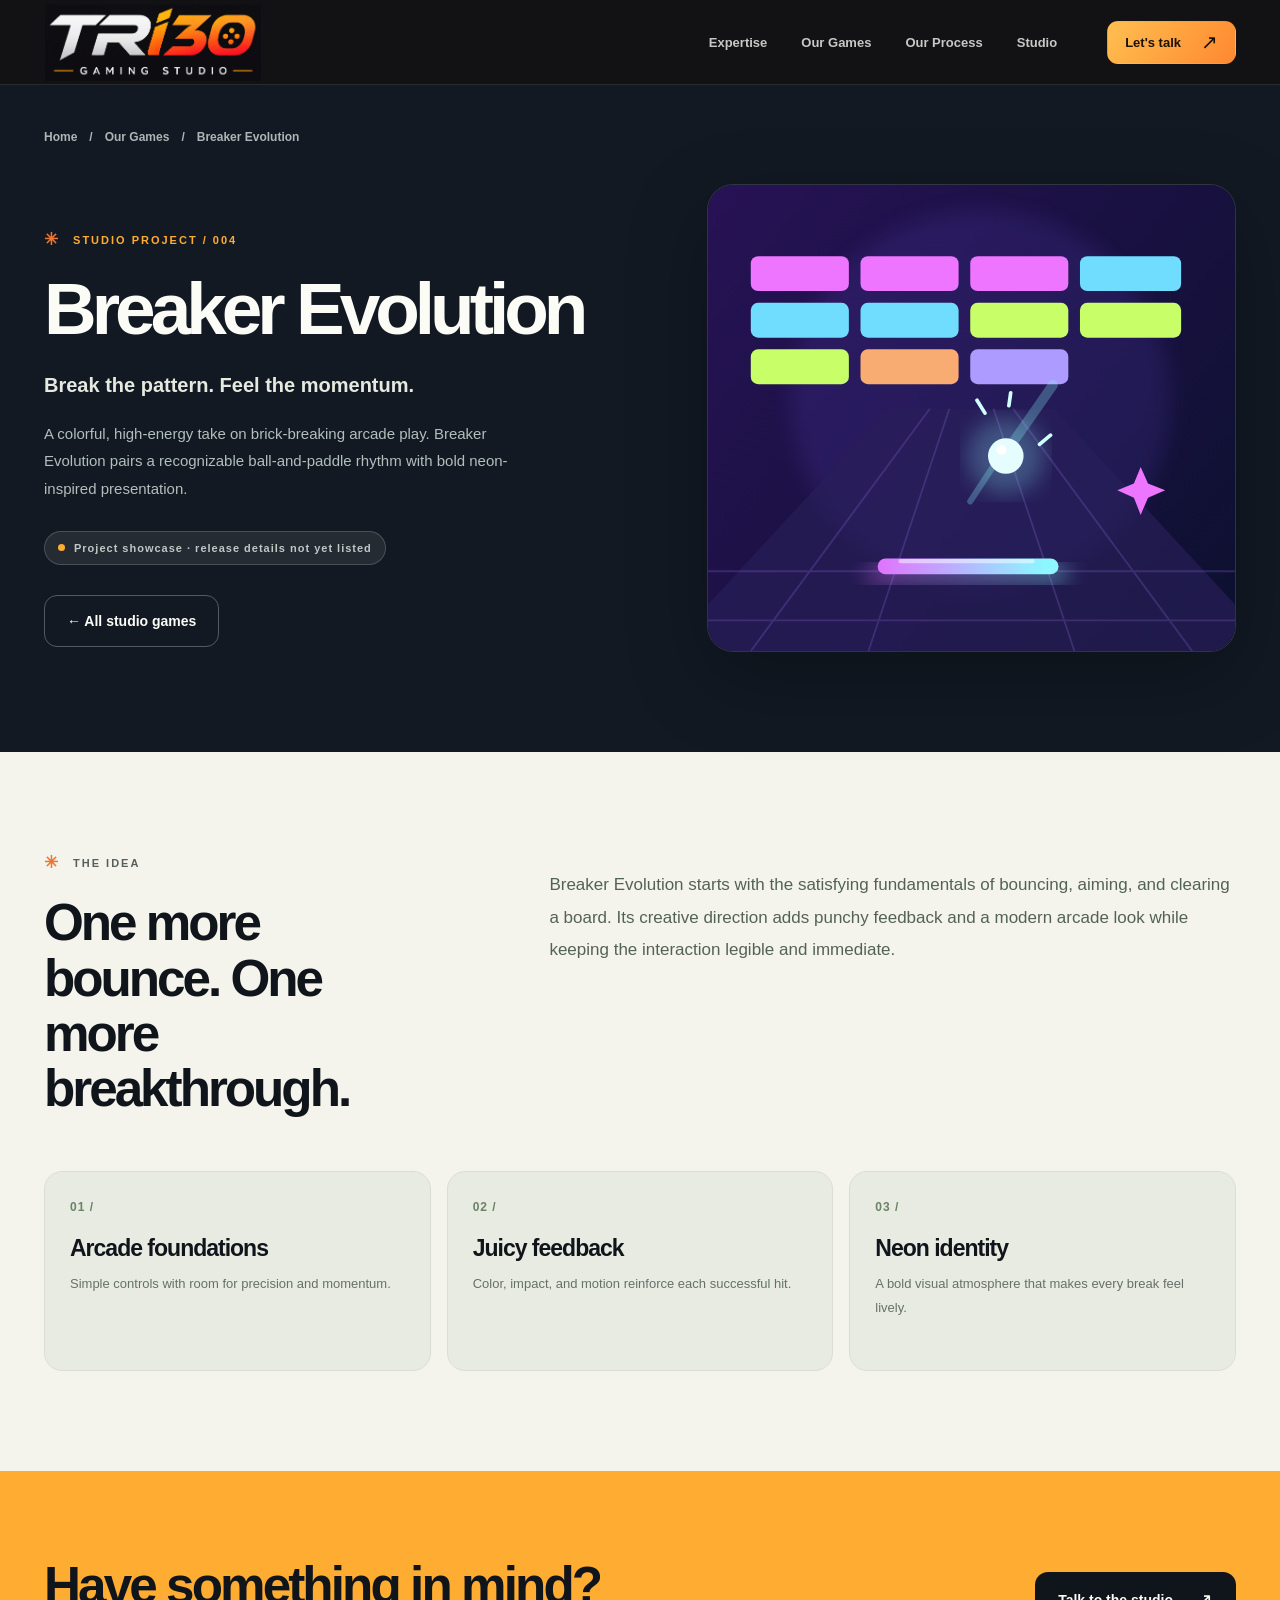
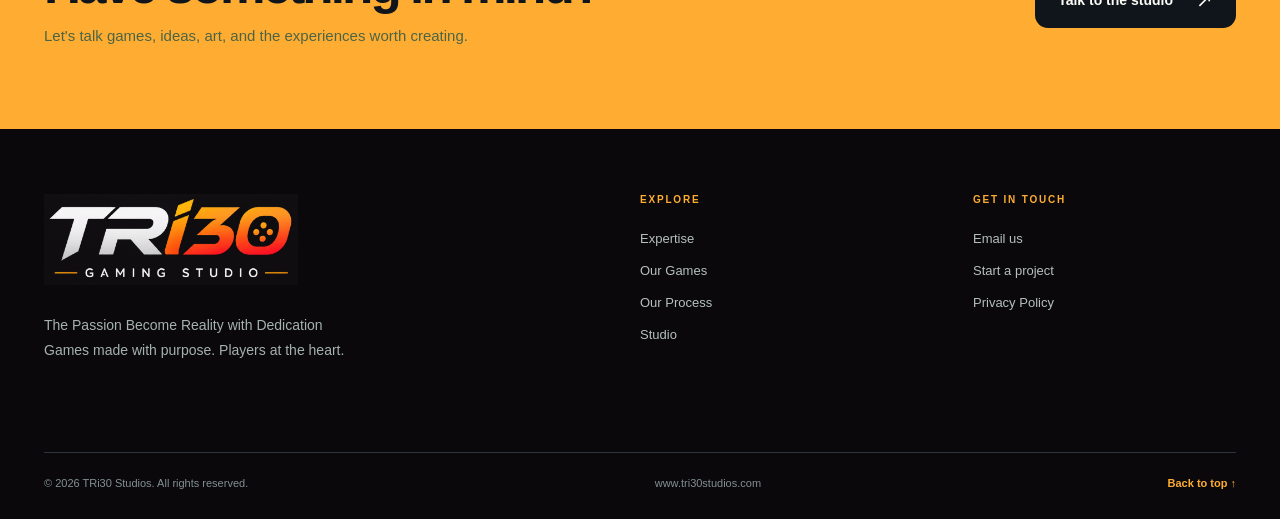
<file: games/breaker-evolution.html>
<!doctype html><html lang="en"><head><meta charset="utf-8"><meta name="viewport" content="width=device-width, initial-scale=1"><meta name="theme-color" content="#10151c"><meta name="description" content="A colorful, high-energy take on brick-breaking arcade play. Breaker Evolution pairs a recognizable ball-and-paddle rhythm with bold neon-inspired presentation."><meta property="og:type" content="website"><meta property="og:site_name" content="TRi30 Studios"><meta property="og:title" content="Breaker Evolution — TRi30 Studios"><meta property="og:description" content="Break the pattern. Feel the momentum."><meta property="og:url" content="https://www.tri30studios.com/games/breaker-evolution.html"><meta property="og:image" content="https://www.tri30studios.com/assets/social-preview.png"><link rel="canonical" href="https://www.tri30studios.com/games/breaker-evolution.html"><link rel="icon" href="../assets/favicon.ico" sizes="any"><link rel="icon" href="../assets/favicon-192.png" type="image/png"><link rel="stylesheet" href="../css/styles.css"><script defer src="../js/site.js"></script><title>Breaker Evolution — TRi30 Studios</title></head><body><a class="skip-link" href="#main">Skip to content</a><header class="site-header" id="top"><div class="container header-inner"><a href="../index.html" class="brand" aria-label="TRi30 Studios homepage"><img class="brand-logo" src="../assets/tri30-official-logo.png" width="457" height="163" alt="TRi30 Gaming Studio"></a><nav class="desktop-nav" aria-label="Primary navigation"><a href="../index.html#services">Expertise</a><a href="../index.html#games">Our Games</a><a href="../index.html#approach">Our Process</a><a href="../index.html#studio">Studio</a></nav><a href="../index.html#contact" class="button button-small button-accent header-cta">Let's talk <span aria-hidden="true">↗</span></a><button class="menu-toggle" type="button" aria-label="Open navigation menu" aria-expanded="false" aria-controls="mobile-menu"><span></span><span></span><span></span></button></div><nav class="mobile-nav" id="mobile-menu" aria-label="Mobile navigation" inert><a href="../index.html#services">Expertise <span aria-hidden="true">↗</span></a><a href="../index.html#games">Our Games <span aria-hidden="true">↗</span></a><a href="../index.html#approach">Our Process <span aria-hidden="true">↗</span></a><a href="../index.html#studio">Studio <span aria-hidden="true">↗</span></a><a href="../index.html#contact">Contact <span aria-hidden="true">↗</span></a></nav></header>
<main id="main"><section class="project-hero"><div class="container"><nav class="breadcrumb" aria-label="Breadcrumb"><a href="../index.html">Home</a><span aria-hidden="true">/</span><a href="../index.html#games">Our Games</a><span aria-hidden="true">/</span><span aria-current="page">Breaker Evolution</span></nav><div class="project-head"><div><p class="section-kicker"><span class="mini-spark">✳</span> STUDIO PROJECT / 004</p><h1>Breaker Evolution</h1><p class="project-tagline">Break the pattern. Feel the momentum.</p><p class="project-summary">A colorful, high-energy take on brick-breaking arcade play. Breaker Evolution pairs a recognizable ball-and-paddle rhythm with bold neon-inspired presentation.</p><div class="project-status">Project showcase · release details not yet listed</div><div class="project-nav"><a href="../index.html#games" class="button button-outline">← All studio games</a></div></div><div class="project-art"><img src="../assets/breaker-evolution.svg" alt="Concept artwork for Breaker Evolution" width="1000" height="760"></div></div></div></section>
<section class="project-section"><div class="container"><div class="project-overview"><div><p class="section-kicker"><span class="mini-spark">✳</span> THE IDEA</p><h2>One more bounce. One more breakthrough.</h2></div><p class="project-copy">Breaker Evolution starts with the satisfying fundamentals of bouncing, aiming, and clearing a board. Its creative direction adds punchy feedback and a modern arcade look while keeping the interaction legible and immediate.</p></div><div class="project-points"><article class="project-point"><span>01 /</span><h3>Arcade foundations</h3><p>Simple controls with room for precision and momentum.</p></article><article class="project-point"><span>02 /</span><h3>Juicy feedback</h3><p>Color, impact, and motion reinforce each successful hit.</p></article><article class="project-point"><span>03 /</span><h3>Neon identity</h3><p>A bold visual atmosphere that makes every break feel lively.</p></article></div></div></section>
<section class="project-cta"><div class="container project-cta-inner"><div><h2>Have something in mind?</h2><p>Let's talk games, ideas, art, and the experiences worth creating.</p></div><a href="mailto:hello@tri30studios.com?subject=Breaker%20Evolution%20%7C%20TRi30%20Studios" class="button button-dark">Talk to the studio <span aria-hidden="true">↗</span></a></div></section>
</main><footer class="site-footer"><div class="container"><div class="footer-main"><div class="footer-about"><a href="../index.html" class="brand brand-footer" aria-label="TRi30 Studios homepage"><img class="brand-logo" src="../assets/tri30-official-logo.png" width="457" height="163" alt="TRi30 Gaming Studio"></a><p>The Passion Become Reality with Dedication<br>Games made with purpose. Players at the heart.</p></div><div class="footer-nav-column"><strong>EXPLORE</strong><a href="../index.html#services">Expertise</a><a href="../index.html#games">Our Games</a><a href="../index.html#approach">Our Process</a><a href="../index.html#studio">Studio</a></div><div class="footer-nav-column"><strong>GET IN TOUCH</strong><a href="mailto:hello@tri30studios.com">Email us</a><a href="../index.html#contact">Start a project</a><a href="../privacy.html">Privacy Policy</a></div></div><div class="footer-bottom"><span>© <span data-year>2026</span> TRi30 Studios. All rights reserved.</span><span>www.tri30studios.com</span><a href="#top" class="back-to-top">Back to top ↑</a></div></div></footer><div class="toast" id="toast" role="status" aria-live="polite"></div></body></html>
</file>
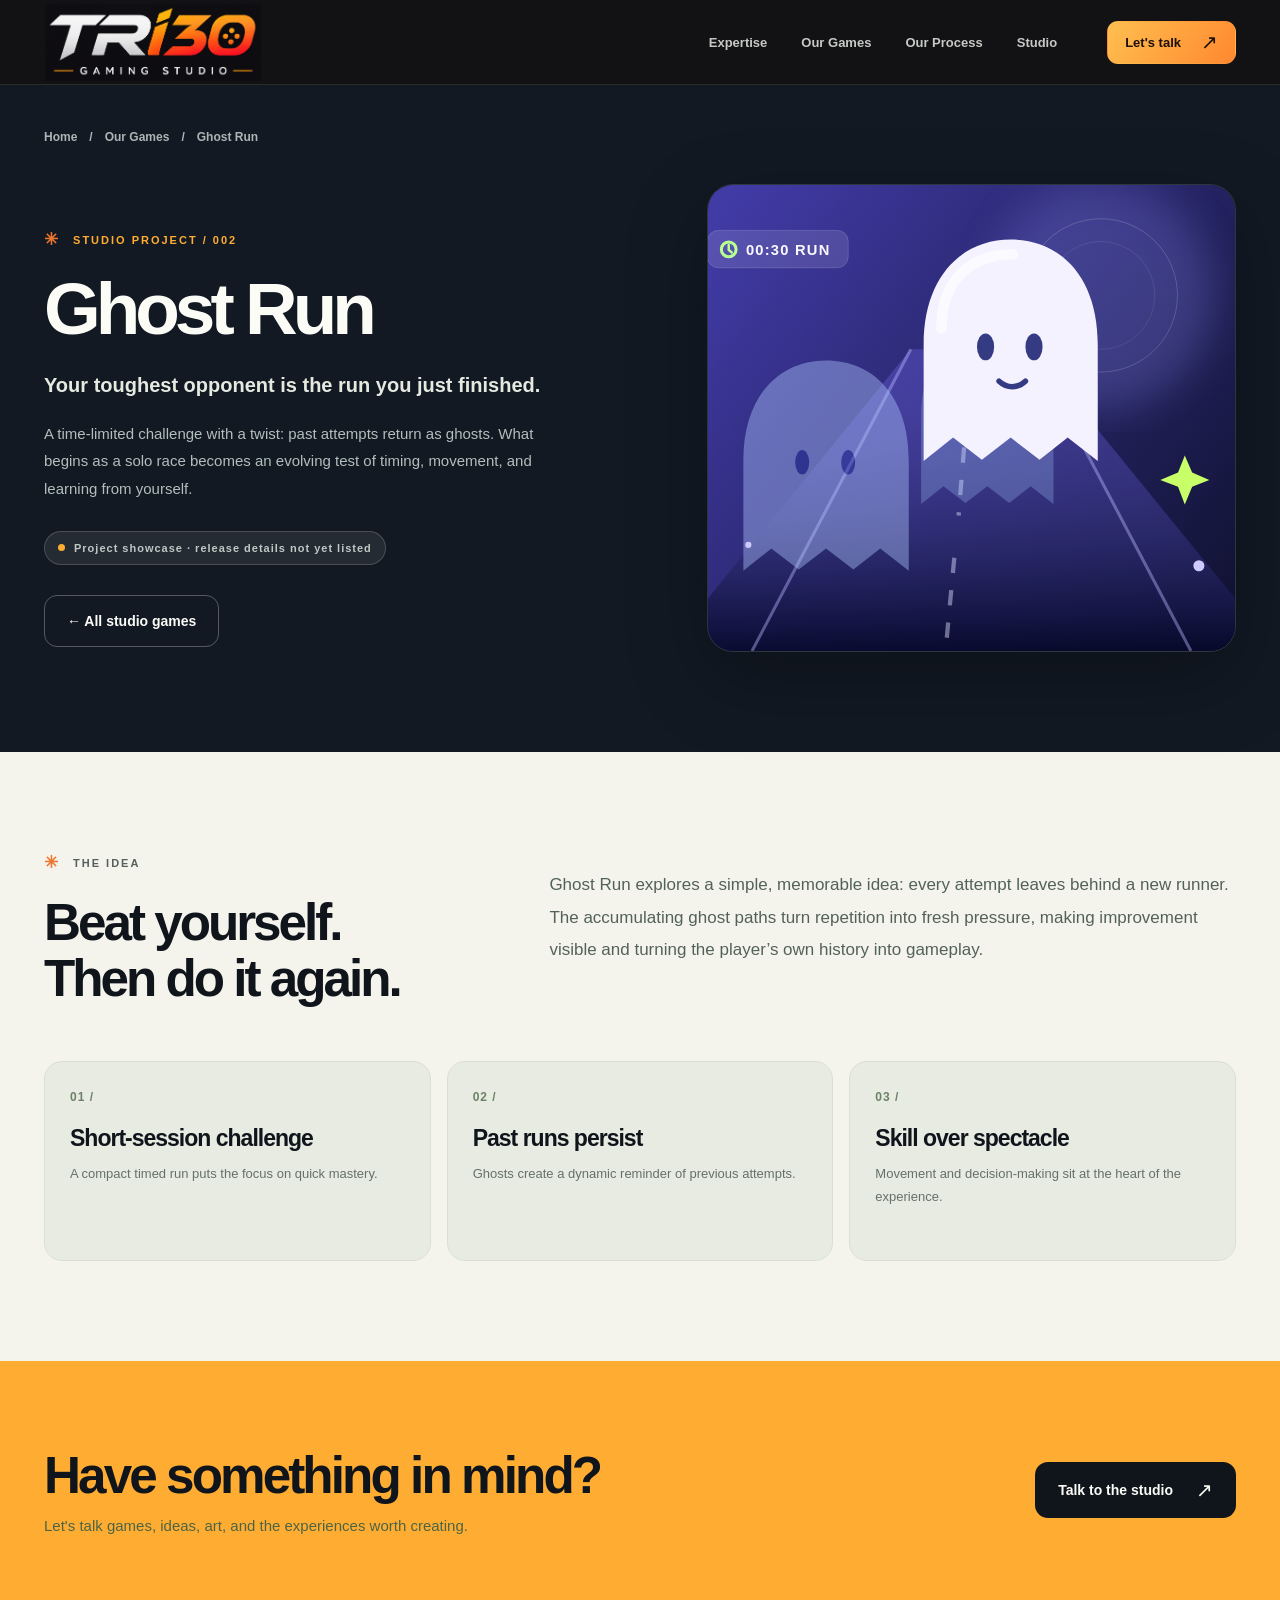
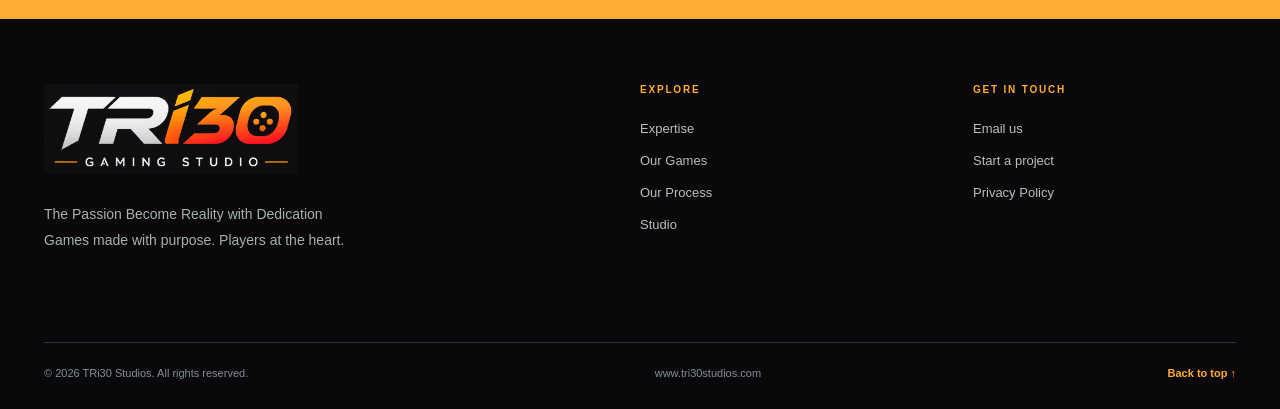
<file: games/ghost-run.html>
<!doctype html><html lang="en"><head><meta charset="utf-8"><meta name="viewport" content="width=device-width, initial-scale=1"><meta name="theme-color" content="#10151c"><meta name="description" content="A time-limited challenge with a twist: past attempts return as ghosts. What begins as a solo race becomes an evolving test of timing, movement, and learning from yourself."><meta property="og:type" content="website"><meta property="og:site_name" content="TRi30 Studios"><meta property="og:title" content="Ghost Run — TRi30 Studios"><meta property="og:description" content="Your toughest opponent is the run you just finished."><meta property="og:url" content="https://www.tri30studios.com/games/ghost-run.html"><meta property="og:image" content="https://www.tri30studios.com/assets/social-preview.png"><link rel="canonical" href="https://www.tri30studios.com/games/ghost-run.html"><link rel="icon" href="../assets/favicon.ico" sizes="any"><link rel="icon" href="../assets/favicon-192.png" type="image/png"><link rel="stylesheet" href="../css/styles.css"><script defer src="../js/site.js"></script><title>Ghost Run — TRi30 Studios</title></head><body><a class="skip-link" href="#main">Skip to content</a><header class="site-header" id="top"><div class="container header-inner"><a href="../index.html" class="brand" aria-label="TRi30 Studios homepage"><img class="brand-logo" src="../assets/tri30-official-logo.png" width="457" height="163" alt="TRi30 Gaming Studio"></a><nav class="desktop-nav" aria-label="Primary navigation"><a href="../index.html#services">Expertise</a><a href="../index.html#games">Our Games</a><a href="../index.html#approach">Our Process</a><a href="../index.html#studio">Studio</a></nav><a href="../index.html#contact" class="button button-small button-accent header-cta">Let's talk <span aria-hidden="true">↗</span></a><button class="menu-toggle" type="button" aria-label="Open navigation menu" aria-expanded="false" aria-controls="mobile-menu"><span></span><span></span><span></span></button></div><nav class="mobile-nav" id="mobile-menu" aria-label="Mobile navigation" inert><a href="../index.html#services">Expertise <span aria-hidden="true">↗</span></a><a href="../index.html#games">Our Games <span aria-hidden="true">↗</span></a><a href="../index.html#approach">Our Process <span aria-hidden="true">↗</span></a><a href="../index.html#studio">Studio <span aria-hidden="true">↗</span></a><a href="../index.html#contact">Contact <span aria-hidden="true">↗</span></a></nav></header>
<main id="main"><section class="project-hero"><div class="container"><nav class="breadcrumb" aria-label="Breadcrumb"><a href="../index.html">Home</a><span aria-hidden="true">/</span><a href="../index.html#games">Our Games</a><span aria-hidden="true">/</span><span aria-current="page">Ghost Run</span></nav><div class="project-head"><div><p class="section-kicker"><span class="mini-spark">✳</span> STUDIO PROJECT / 002</p><h1>Ghost Run</h1><p class="project-tagline">Your toughest opponent is the run you just finished.</p><p class="project-summary">A time-limited challenge with a twist: past attempts return as ghosts. What begins as a solo race becomes an evolving test of timing, movement, and learning from yourself.</p><div class="project-status">Project showcase · release details not yet listed</div><div class="project-nav"><a href="../index.html#games" class="button button-outline">← All studio games</a></div></div><div class="project-art"><img src="../assets/ghost-run.svg" alt="Concept artwork for Ghost Run" width="1000" height="760"></div></div></div></section>
<section class="project-section"><div class="container"><div class="project-overview"><div><p class="section-kicker"><span class="mini-spark">✳</span> THE IDEA</p><h2>Beat yourself. Then do it again.</h2></div><p class="project-copy">Ghost Run explores a simple, memorable idea: every attempt leaves behind a new runner. The accumulating ghost paths turn repetition into fresh pressure, making improvement visible and turning the player’s own history into gameplay.</p></div><div class="project-points"><article class="project-point"><span>01 /</span><h3>Short-session challenge</h3><p>A compact timed run puts the focus on quick mastery.</p></article><article class="project-point"><span>02 /</span><h3>Past runs persist</h3><p>Ghosts create a dynamic reminder of previous attempts.</p></article><article class="project-point"><span>03 /</span><h3>Skill over spectacle</h3><p>Movement and decision-making sit at the heart of the experience.</p></article></div></div></section>
<section class="project-cta"><div class="container project-cta-inner"><div><h2>Have something in mind?</h2><p>Let's talk games, ideas, art, and the experiences worth creating.</p></div><a href="mailto:hello@tri30studios.com?subject=Ghost%20Run%20%7C%20TRi30%20Studios" class="button button-dark">Talk to the studio <span aria-hidden="true">↗</span></a></div></section>
</main><footer class="site-footer"><div class="container"><div class="footer-main"><div class="footer-about"><a href="../index.html" class="brand brand-footer" aria-label="TRi30 Studios homepage"><img class="brand-logo" src="../assets/tri30-official-logo.png" width="457" height="163" alt="TRi30 Gaming Studio"></a><p>The Passion Become Reality with Dedication<br>Games made with purpose. Players at the heart.</p></div><div class="footer-nav-column"><strong>EXPLORE</strong><a href="../index.html#services">Expertise</a><a href="../index.html#games">Our Games</a><a href="../index.html#approach">Our Process</a><a href="../index.html#studio">Studio</a></div><div class="footer-nav-column"><strong>GET IN TOUCH</strong><a href="mailto:hello@tri30studios.com">Email us</a><a href="../index.html#contact">Start a project</a><a href="../privacy.html">Privacy Policy</a></div></div><div class="footer-bottom"><span>© <span data-year>2026</span> TRi30 Studios. All rights reserved.</span><span>www.tri30studios.com</span><a href="#top" class="back-to-top">Back to top ↑</a></div></div></footer><div class="toast" id="toast" role="status" aria-live="polite"></div></body></html>
</file>
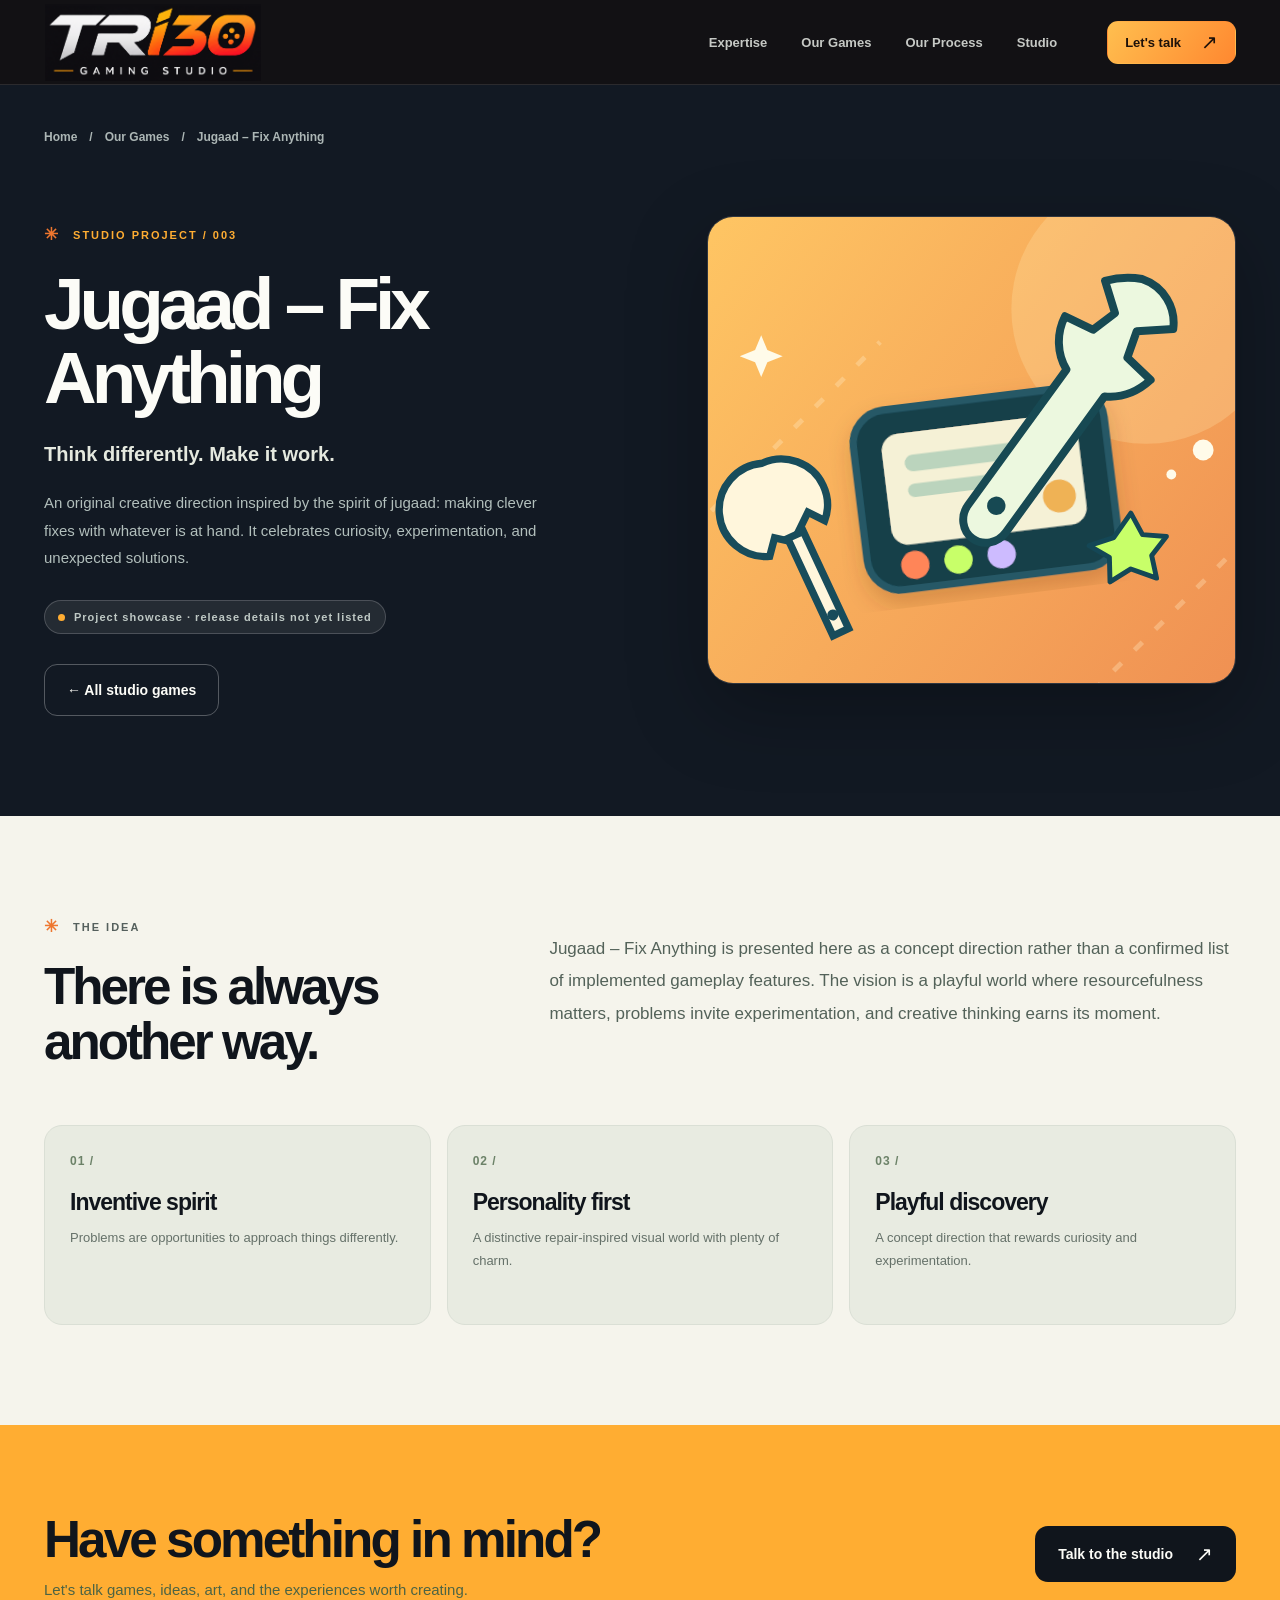
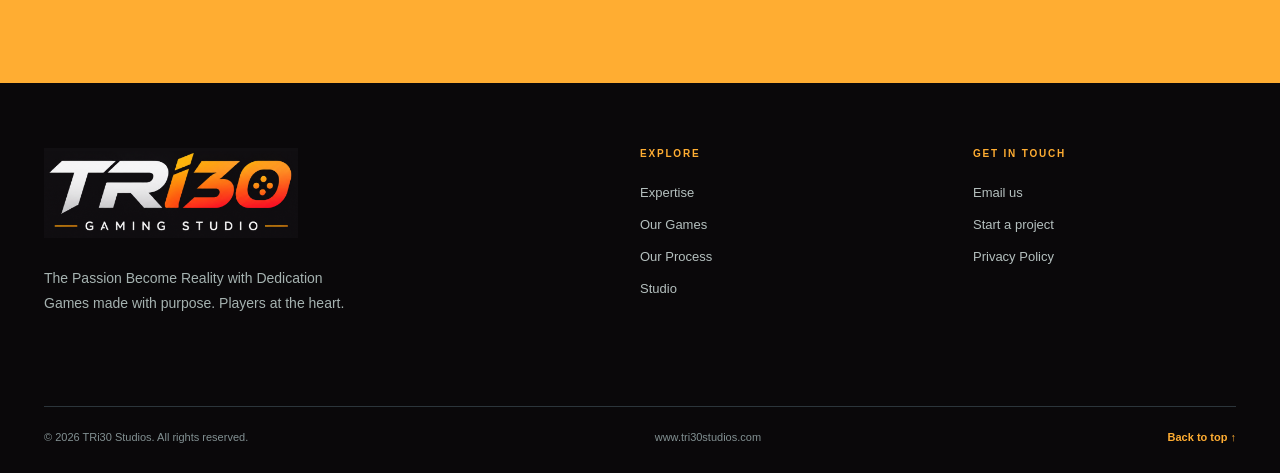
<file: games/jugaad-fix-anything.html>
<!doctype html><html lang="en"><head><meta charset="utf-8"><meta name="viewport" content="width=device-width, initial-scale=1"><meta name="theme-color" content="#10151c"><meta name="description" content="An original creative direction inspired by the spirit of jugaad: making clever fixes with whatever is at hand. It celebrates curiosity, experimentation, and unexpected solutions."><meta property="og:type" content="website"><meta property="og:site_name" content="TRi30 Studios"><meta property="og:title" content="Jugaad – Fix Anything — TRi30 Studios"><meta property="og:description" content="Think differently. Make it work."><meta property="og:url" content="https://www.tri30studios.com/games/jugaad-fix-anything.html"><meta property="og:image" content="https://www.tri30studios.com/assets/social-preview.png"><link rel="canonical" href="https://www.tri30studios.com/games/jugaad-fix-anything.html"><link rel="icon" href="../assets/favicon.ico" sizes="any"><link rel="icon" href="../assets/favicon-192.png" type="image/png"><link rel="stylesheet" href="../css/styles.css"><script defer src="../js/site.js"></script><title>Jugaad – Fix Anything — TRi30 Studios</title></head><body><a class="skip-link" href="#main">Skip to content</a><header class="site-header" id="top"><div class="container header-inner"><a href="../index.html" class="brand" aria-label="TRi30 Studios homepage"><img class="brand-logo" src="../assets/tri30-official-logo.png" width="457" height="163" alt="TRi30 Gaming Studio"></a><nav class="desktop-nav" aria-label="Primary navigation"><a href="../index.html#services">Expertise</a><a href="../index.html#games">Our Games</a><a href="../index.html#approach">Our Process</a><a href="../index.html#studio">Studio</a></nav><a href="../index.html#contact" class="button button-small button-accent header-cta">Let's talk <span aria-hidden="true">↗</span></a><button class="menu-toggle" type="button" aria-label="Open navigation menu" aria-expanded="false" aria-controls="mobile-menu"><span></span><span></span><span></span></button></div><nav class="mobile-nav" id="mobile-menu" aria-label="Mobile navigation" inert><a href="../index.html#services">Expertise <span aria-hidden="true">↗</span></a><a href="../index.html#games">Our Games <span aria-hidden="true">↗</span></a><a href="../index.html#approach">Our Process <span aria-hidden="true">↗</span></a><a href="../index.html#studio">Studio <span aria-hidden="true">↗</span></a><a href="../index.html#contact">Contact <span aria-hidden="true">↗</span></a></nav></header>
<main id="main"><section class="project-hero"><div class="container"><nav class="breadcrumb" aria-label="Breadcrumb"><a href="../index.html">Home</a><span aria-hidden="true">/</span><a href="../index.html#games">Our Games</a><span aria-hidden="true">/</span><span aria-current="page">Jugaad – Fix Anything</span></nav><div class="project-head"><div><p class="section-kicker"><span class="mini-spark">✳</span> STUDIO PROJECT / 003</p><h1>Jugaad – Fix Anything</h1><p class="project-tagline">Think differently. Make it work.</p><p class="project-summary">An original creative direction inspired by the spirit of jugaad: making clever fixes with whatever is at hand. It celebrates curiosity, experimentation, and unexpected solutions.</p><div class="project-status">Project showcase · release details not yet listed</div><div class="project-nav"><a href="../index.html#games" class="button button-outline">← All studio games</a></div></div><div class="project-art"><img src="../assets/jugaad.svg" alt="Concept artwork for Jugaad – Fix Anything" width="1000" height="760"></div></div></div></section>
<section class="project-section"><div class="container"><div class="project-overview"><div><p class="section-kicker"><span class="mini-spark">✳</span> THE IDEA</p><h2>There is always another way.</h2></div><p class="project-copy">Jugaad – Fix Anything is presented here as a concept direction rather than a confirmed list of implemented gameplay features. The vision is a playful world where resourcefulness matters, problems invite experimentation, and creative thinking earns its moment.</p></div><div class="project-points"><article class="project-point"><span>01 /</span><h3>Inventive spirit</h3><p>Problems are opportunities to approach things differently.</p></article><article class="project-point"><span>02 /</span><h3>Personality first</h3><p>A distinctive repair-inspired visual world with plenty of charm.</p></article><article class="project-point"><span>03 /</span><h3>Playful discovery</h3><p>A concept direction that rewards curiosity and experimentation.</p></article></div></div></section>
<section class="project-cta"><div class="container project-cta-inner"><div><h2>Have something in mind?</h2><p>Let's talk games, ideas, art, and the experiences worth creating.</p></div><a href="mailto:hello@tri30studios.com?subject=Jugaad%20–%20Fix%20Anything%20%7C%20TRi30%20Studios" class="button button-dark">Talk to the studio <span aria-hidden="true">↗</span></a></div></section>
</main><footer class="site-footer"><div class="container"><div class="footer-main"><div class="footer-about"><a href="../index.html" class="brand brand-footer" aria-label="TRi30 Studios homepage"><img class="brand-logo" src="../assets/tri30-official-logo.png" width="457" height="163" alt="TRi30 Gaming Studio"></a><p>The Passion Become Reality with Dedication<br>Games made with purpose. Players at the heart.</p></div><div class="footer-nav-column"><strong>EXPLORE</strong><a href="../index.html#services">Expertise</a><a href="../index.html#games">Our Games</a><a href="../index.html#approach">Our Process</a><a href="../index.html#studio">Studio</a></div><div class="footer-nav-column"><strong>GET IN TOUCH</strong><a href="mailto:hello@tri30studios.com">Email us</a><a href="../index.html#contact">Start a project</a><a href="../privacy.html">Privacy Policy</a></div></div><div class="footer-bottom"><span>© <span data-year>2026</span> TRi30 Studios. All rights reserved.</span><span>www.tri30studios.com</span><a href="#top" class="back-to-top">Back to top ↑</a></div></div></footer><div class="toast" id="toast" role="status" aria-live="polite"></div></body></html>
</file>
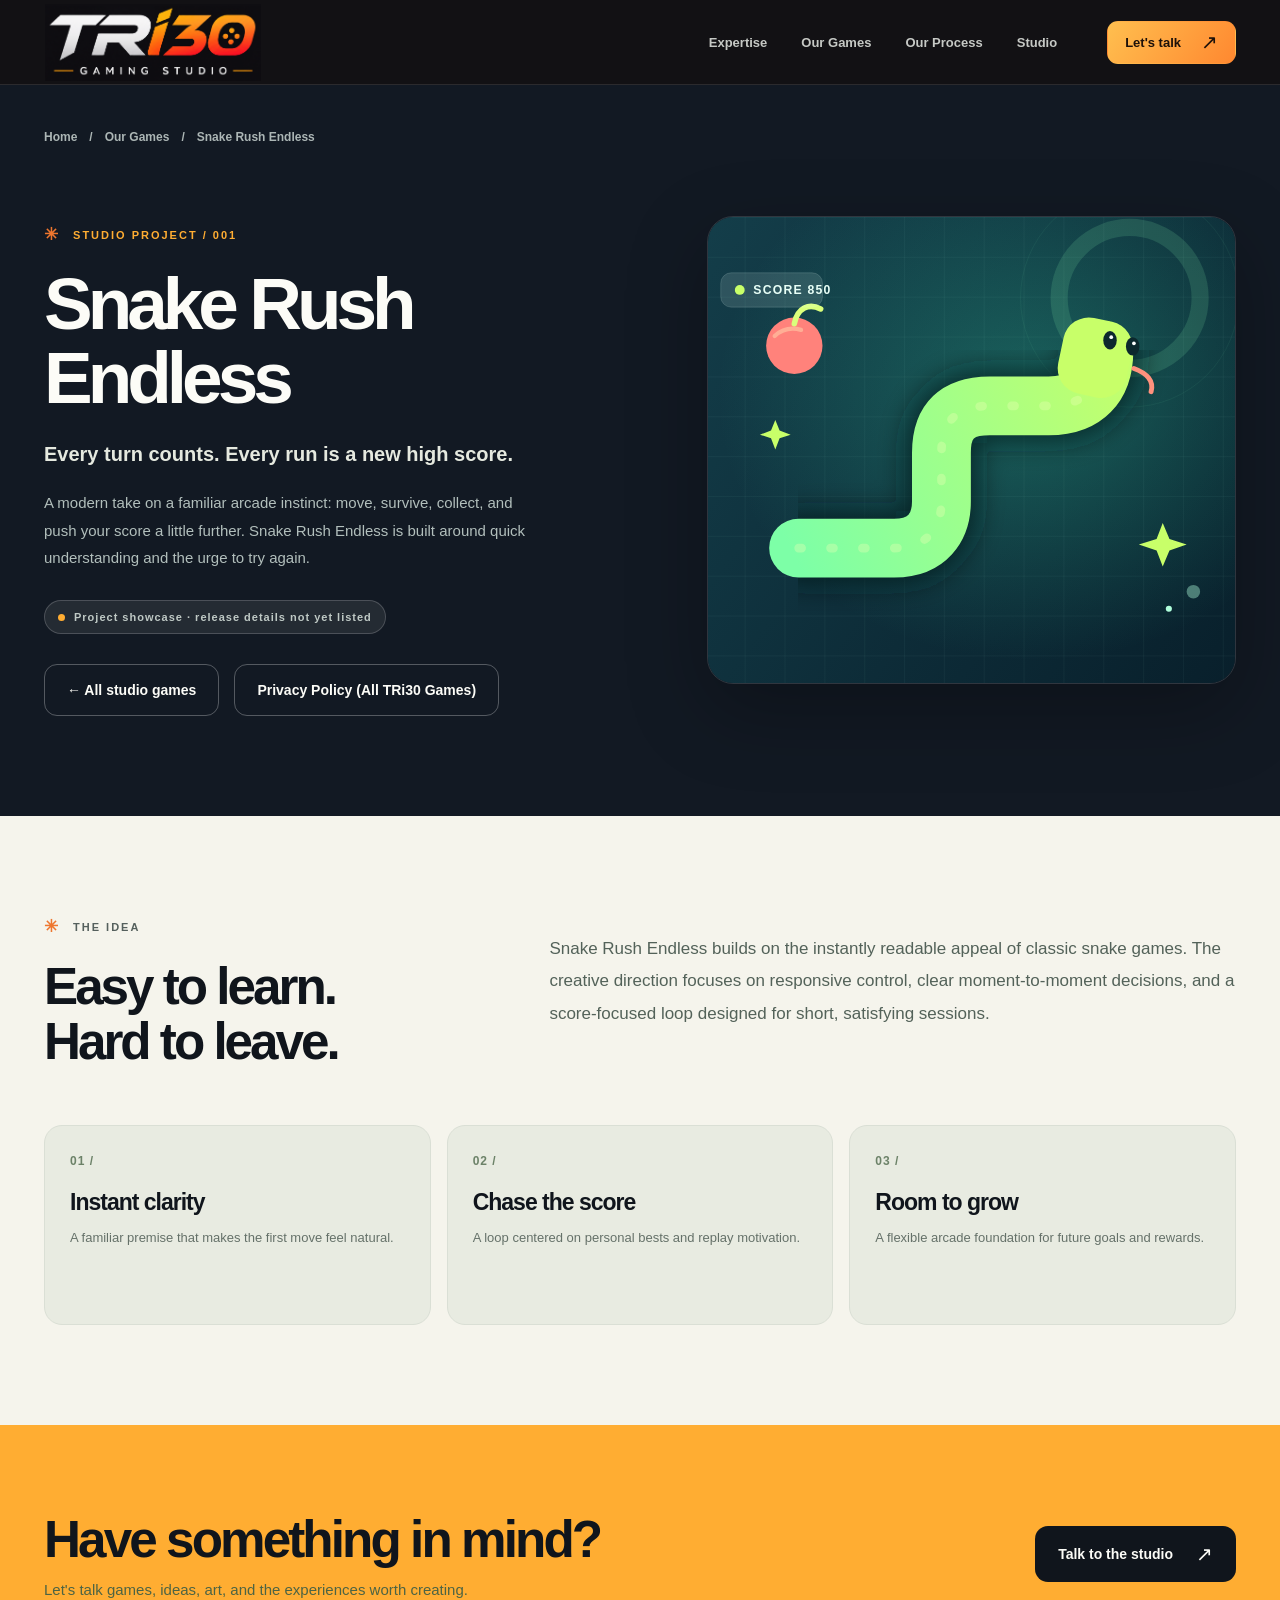
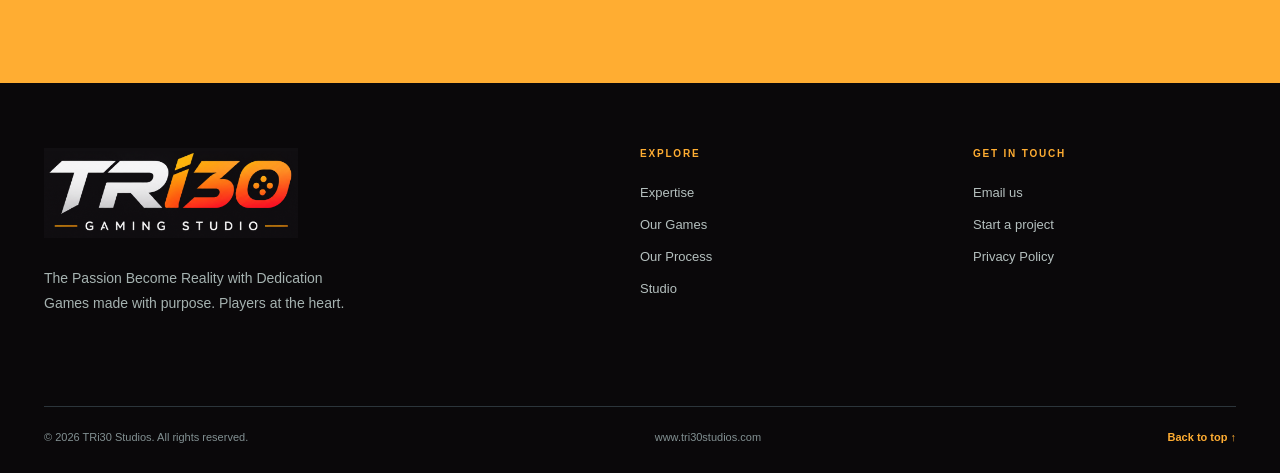
<file: games/snake-rush-endless.html>
<!DOCTYPE html>
<html lang="en"><head><meta charset="utf-8"/><meta content="width=device-width, initial-scale=1" name="viewport"/><meta content="#0b090c" name="theme-color"/><meta content="A modern take on a familiar arcade instinct: move, survive, collect, and push your score a little further. Snake Rush Endless is built around quick understanding and the urge to try again." name="description"/><meta content="website" property="og:type"/><meta content="TRi30 Studios" property="og:site_name"/><meta content="Snake Rush Endless — TRi30 Studios" property="og:title"/><meta content="Every turn counts. Every run is a new high score." property="og:description"/><meta content="https://www.tri30studios.com/games/snake-rush-endless.html" property="og:url"/><meta content="https://www.tri30studios.com/assets/social-preview.png" property="og:image"/><link href="https://www.tri30studios.com/games/snake-rush-endless.html" rel="canonical"/><link href="../assets/favicon.ico" rel="icon" sizes="any"/>
<link href="../assets/favicon-192.png" rel="icon" type="image/png"/><link href="../css/styles.css" rel="stylesheet"/><script defer="" src="../js/site.js"></script><title>Snake Rush Endless — TRi30 Studios</title></head><body><a class="skip-link" href="#main">Skip to content</a><header class="site-header" id="top"><div class="container header-inner"><a aria-label="TRi30 Studios homepage" class="brand" href="../index.html"><img class="brand-logo" alt="TRi30 Gaming Studio" height="163" width="457" src="../assets/tri30-official-logo.png"/></a><nav aria-label="Primary navigation" class="desktop-nav"><a href="../index.html#services">Expertise</a><a href="../index.html#games">Our Games</a><a href="../index.html#approach">Our Process</a><a href="../index.html#studio">Studio</a></nav><a class="button button-small button-accent header-cta" href="../index.html#contact">Let's talk <span aria-hidden="true">↗</span></a><button aria-controls="mobile-menu" aria-expanded="false" aria-label="Open navigation menu" class="menu-toggle" type="button"><span></span><span></span><span></span></button></div><nav aria-label="Mobile navigation" class="mobile-nav" id="mobile-menu" inert=""><a href="../index.html#services">Expertise <span aria-hidden="true">↗</span></a><a href="../index.html#games">Our Games <span aria-hidden="true">↗</span></a><a href="../index.html#approach">Our Process <span aria-hidden="true">↗</span></a><a href="../index.html#studio">Studio <span aria-hidden="true">↗</span></a><a href="../index.html#contact">Contact <span aria-hidden="true">↗</span></a></nav></header>
<main id="main"><section class="project-hero"><div class="container"><nav aria-label="Breadcrumb" class="breadcrumb"><a href="../index.html">Home</a><span aria-hidden="true">/</span><a href="../index.html#games">Our Games</a><span aria-hidden="true">/</span><span aria-current="page">Snake Rush Endless</span></nav><div class="project-head"><div><p class="section-kicker"><span class="mini-spark">✳</span> STUDIO PROJECT / 001</p><h1>Snake Rush Endless</h1><p class="project-tagline">Every turn counts. Every run is a new high score.</p><p class="project-summary">A modern take on a familiar arcade instinct: move, survive, collect, and push your score a little further. Snake Rush Endless is built around quick understanding and the urge to try again.</p><div class="project-status">Project showcase · release details not yet listed</div><div class="project-nav"><a class="button button-outline" href="../index.html#games">← All studio games</a><a class="button button-outline" href="../privacy.html">Privacy Policy (All TRi30 Games)</a></div></div><div class="project-art"><img alt="Concept artwork for Snake Rush Endless" height="760" src="../assets/snake-rush.svg" width="1000"/></div></div></div></section>
<section class="project-section"><div class="container"><div class="project-overview"><div><p class="section-kicker"><span class="mini-spark">✳</span> THE IDEA</p><h2>Easy to learn. Hard to leave.</h2></div><p class="project-copy">Snake Rush Endless builds on the instantly readable appeal of classic snake games. The creative direction focuses on responsive control, clear moment-to-moment decisions, and a score-focused loop designed for short, satisfying sessions.</p></div><div class="project-points"><article class="project-point"><span>01 /</span><h3>Instant clarity</h3><p>A familiar premise that makes the first move feel natural.</p></article><article class="project-point"><span>02 /</span><h3>Chase the score</h3><p>A loop centered on personal bests and replay motivation.</p></article><article class="project-point"><span>03 /</span><h3>Room to grow</h3><p>A flexible arcade foundation for future goals and rewards.</p></article></div></div></section>
<section class="project-cta"><div class="container project-cta-inner"><div><h2>Have something in mind?</h2><p>Let's talk games, ideas, art, and the experiences worth creating.</p></div><a class="button button-dark" href="mailto:hello@tri30studios.com?subject=Snake%20Rush%20Endless%20%7C%20TRi30%20Studios">Talk to the studio <span aria-hidden="true">↗</span></a></div></section>
</main><footer class="site-footer"><div class="container"><div class="footer-main"><div class="footer-about"><a aria-label="TRi30 Studios homepage" class="brand brand-footer" href="../index.html"><img class="brand-logo" alt="TRi30 Gaming Studio" height="163" width="457" src="../assets/tri30-official-logo.png"/></a><p>The Passion Become Reality with Dedication<br/>Games made with purpose. Players at the heart.</p></div><div class="footer-nav-column"><strong>EXPLORE</strong><a href="../index.html#services">Expertise</a><a href="../index.html#games">Our Games</a><a href="../index.html#approach">Our Process</a><a href="../index.html#studio">Studio</a></div><div class="footer-nav-column"><strong>GET IN TOUCH</strong><a href="mailto:hello@tri30studios.com">Email us</a><a href="../index.html#contact">Start a project</a><a href="../privacy.html">Privacy Policy</a></div></div><div class="footer-bottom"><span>© <span data-year="">2026</span> TRi30 Studios. All rights reserved.</span><span>www.tri30studios.com</span><a class="back-to-top" href="#top">Back to top ↑</a></div></div></footer><div aria-live="polite" class="toast" id="toast" role="status"></div></body></html>
</file>
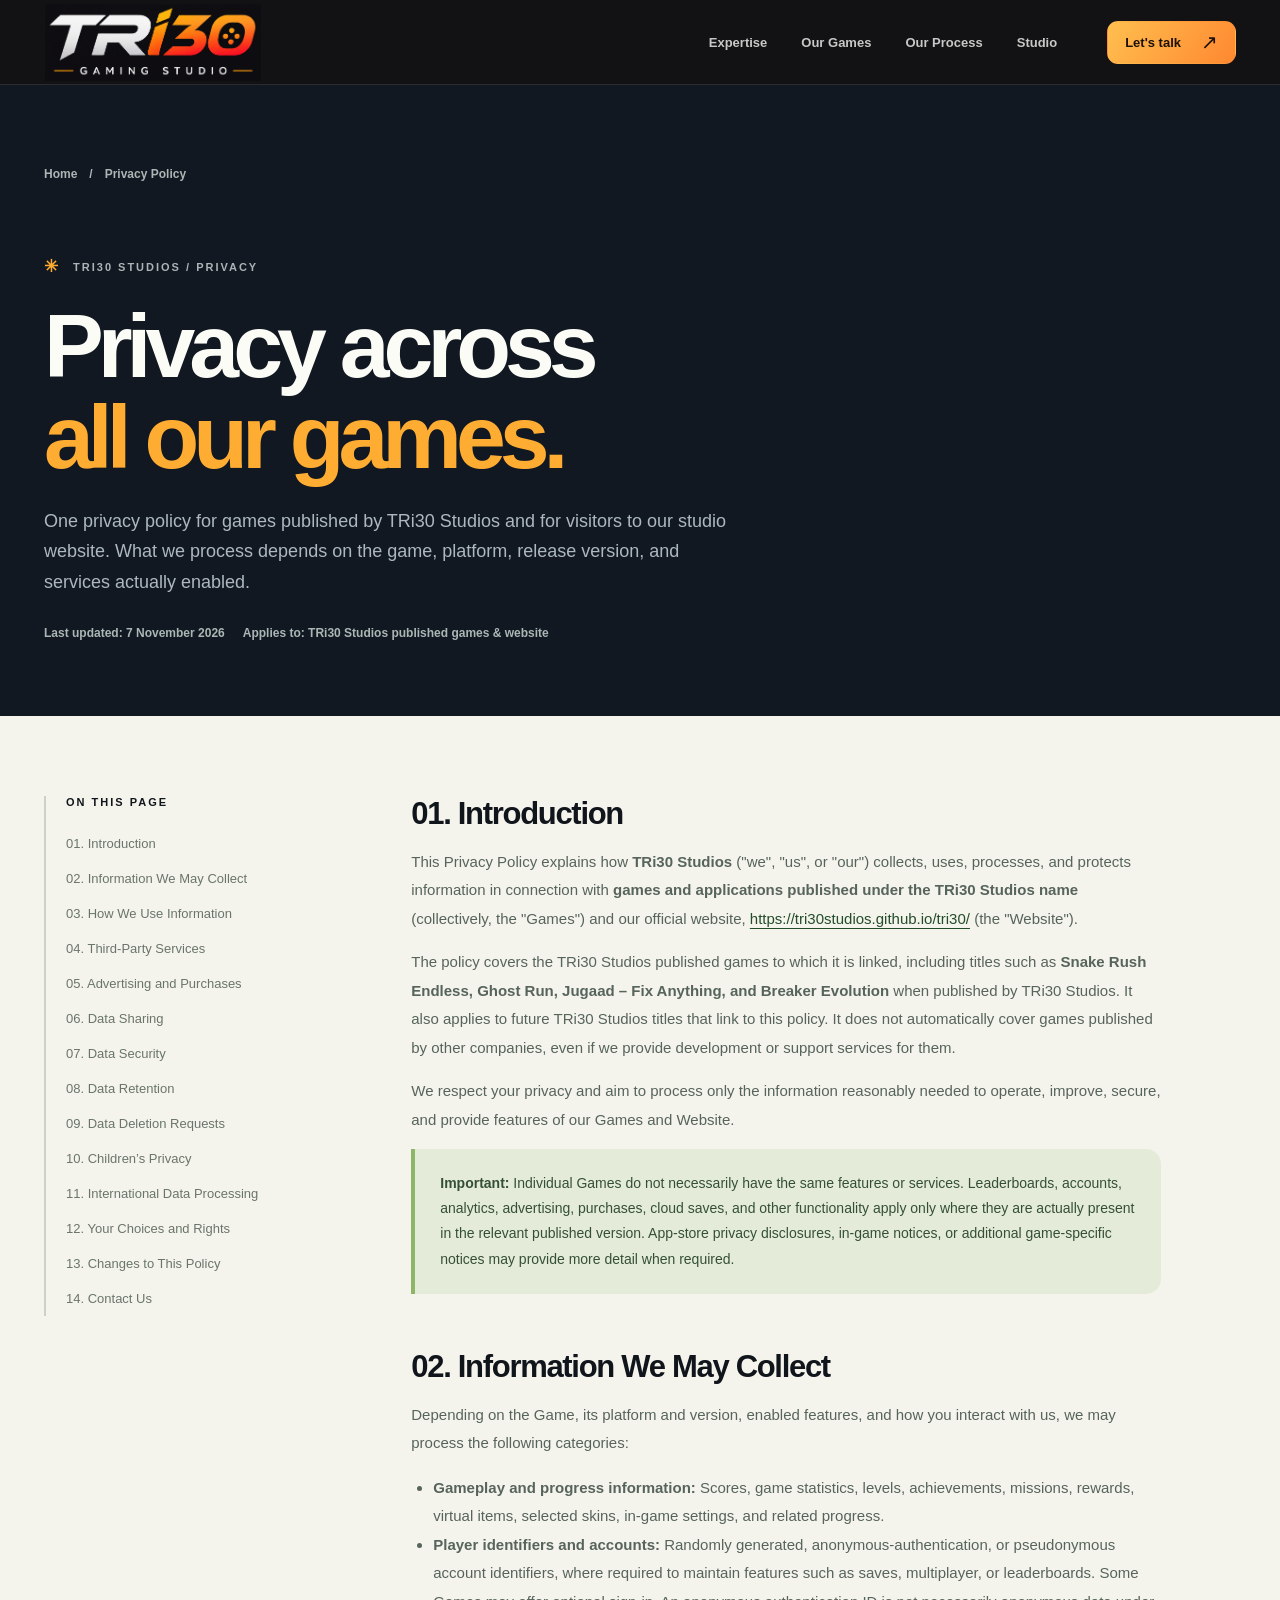
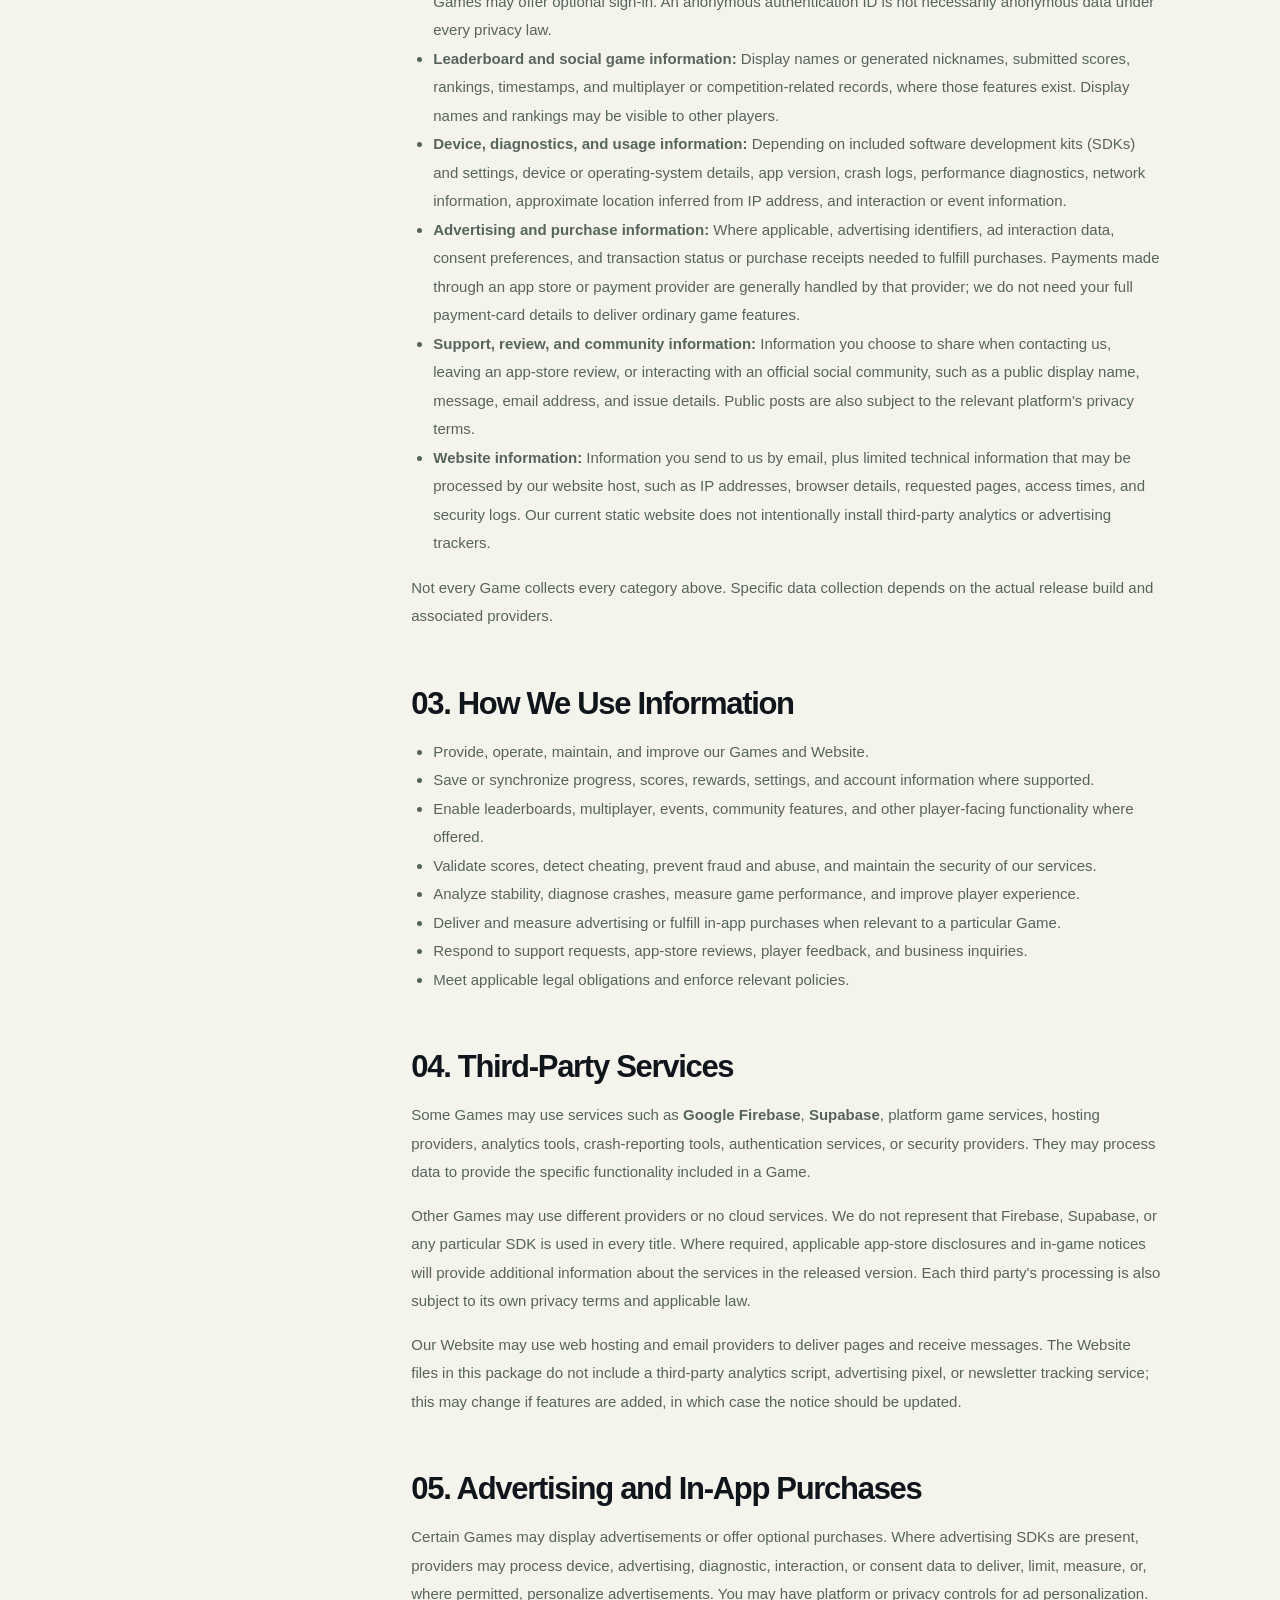
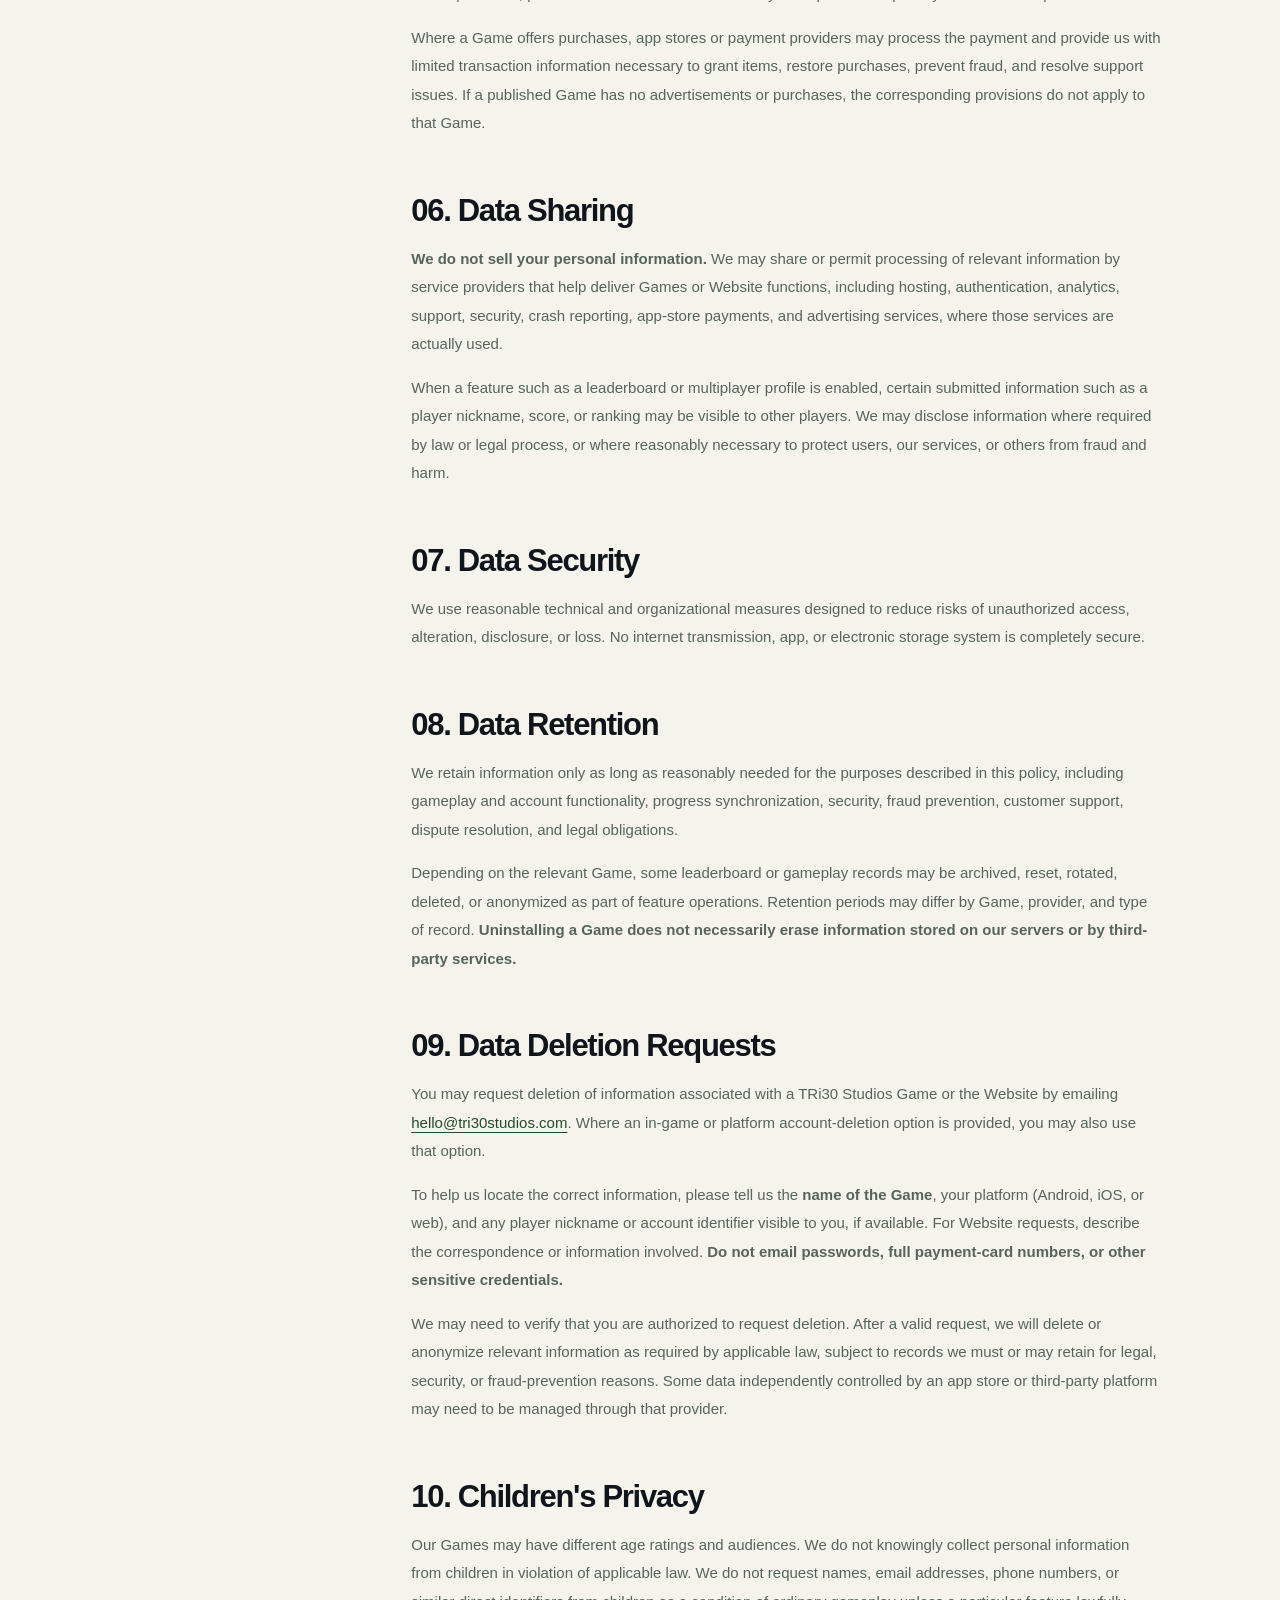
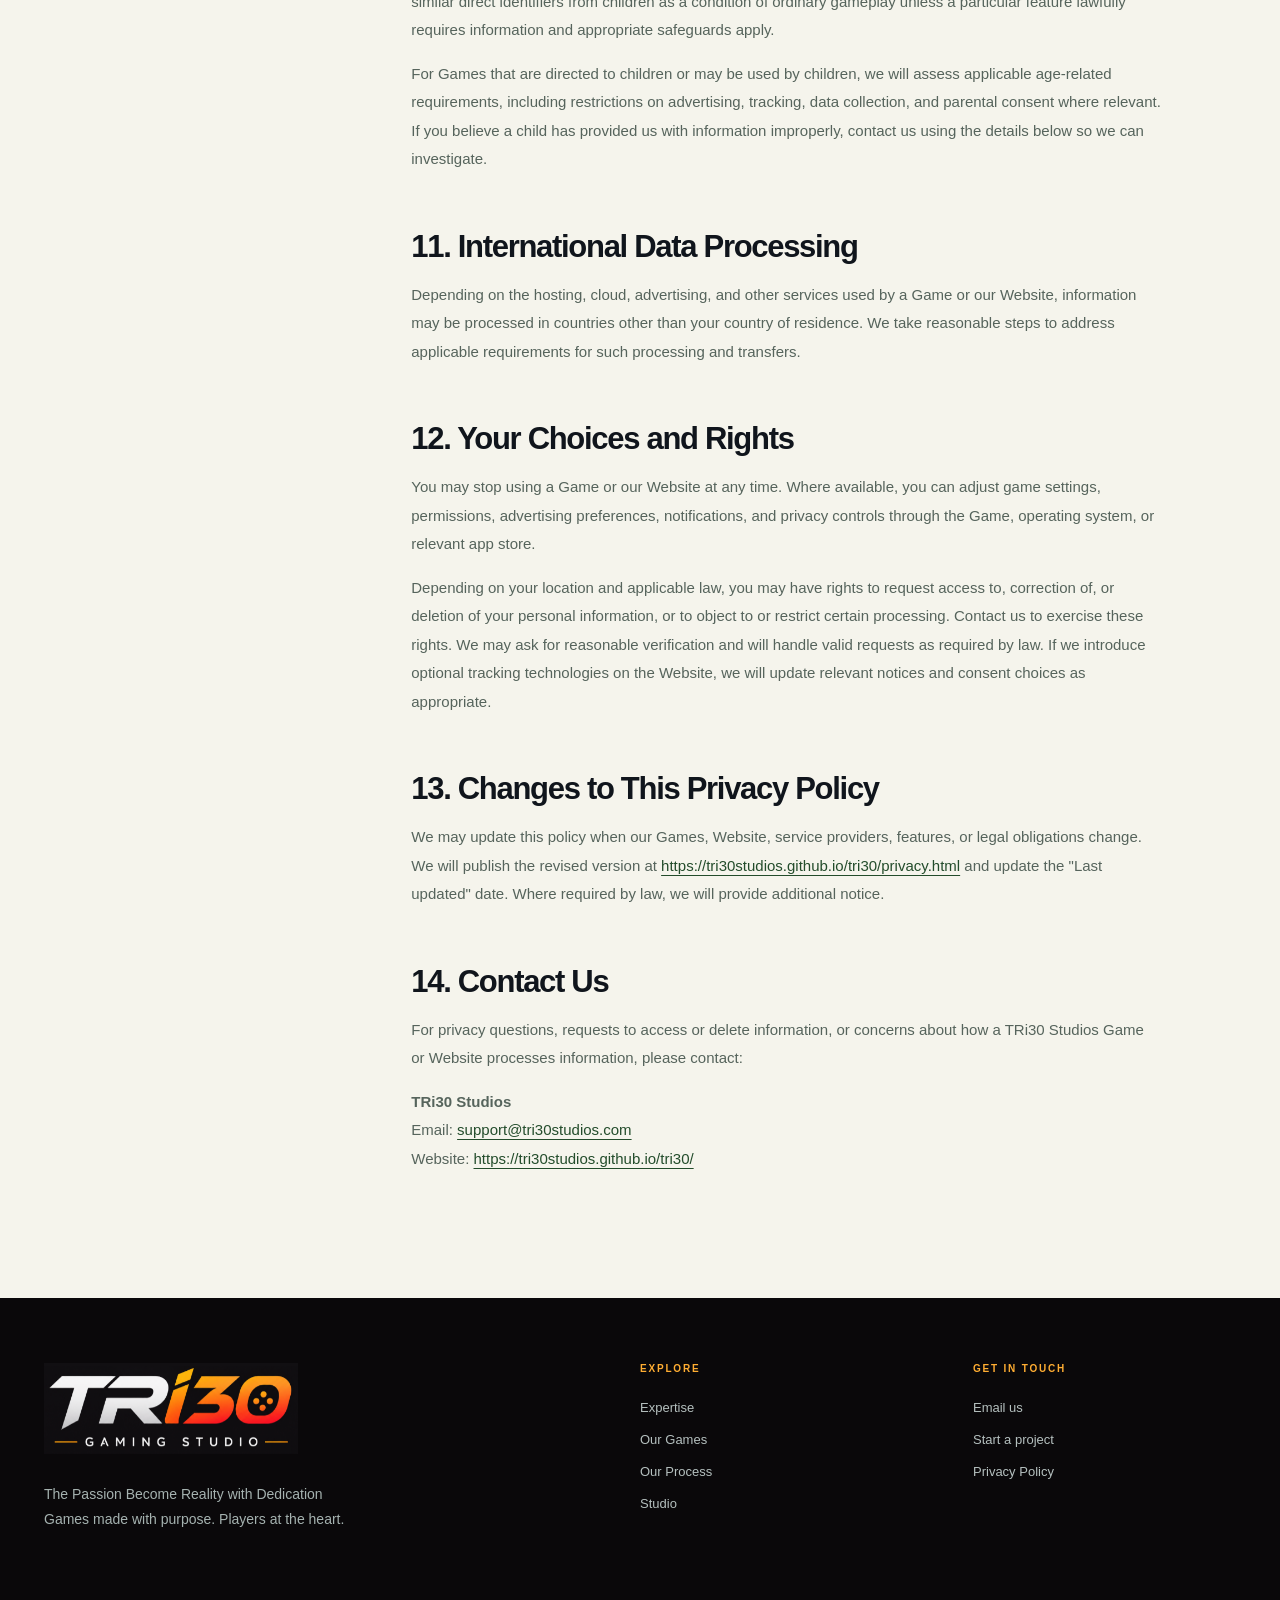
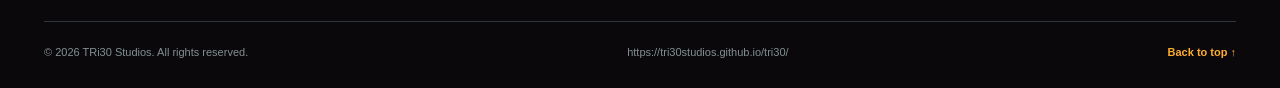
<file: games/snake-rush-privacy.html>
<!doctype html>
<html lang="en"><head><meta charset="utf-8"><meta name="viewport" content="width=device-width, initial-scale=1"><meta name="robots" content="noindex, follow"><meta http-equiv="refresh" content="0;url=../privacy.html"><link rel="canonical" href="https://www.tri30studios.com/privacy.html"><title>Privacy Policy moved | TRi30 Studios</title><link rel="stylesheet" href="../css/styles.css"></head>
<body><main class="inner-content"><div class="container"><h1>TRi30 Studios Privacy Policy</h1><p>Our Privacy Policy now applies to all games published by TRi30 Studios and to our website.</p><p><a href="../privacy.html">Read the TRi30 Studios Privacy Policy</a></p></div></main></body></html>
</file>
<file: css/styles.css>
/* TRi30 Studios — handcrafted responsive static site; no third-party fonts or JS dependencies. */
:root{--ink:#10151c;--ink2:#171e29;--deep:#0c0a0e;--cream:#f5f4ec;--paper:#eeede4;--soft:#d7d8ce;--line:#cdd0c6;--lime:#ffad32;--lime2:#ffd9a0;--muted:#aeb5b8;--white:#fcfcf7;--radius:22px;--ease:cubic-bezier(.2,.8,.2,1);--container:1280px}
*{box-sizing:border-box}html{scroll-behavior:smooth;scroll-padding-top:92px}body{margin:0;font-family:Inter,ui-sans-serif,-apple-system,BlinkMacSystemFont,"Segoe UI",Arial,sans-serif;color:var(--ink);background:var(--cream);-webkit-font-smoothing:antialiased;text-rendering:optimizeLegibility}img,svg{max-width:100%}img{display:block}a{color:inherit;text-decoration:none}button{font:inherit}button,a{-webkit-tap-highlight-color:transparent}button:focus-visible,a:focus-visible,summary:focus-visible{outline:3px solid #6c8fdb;outline-offset:4px}::selection{background:var(--lime);color:var(--ink)}.container{width:min(calc(100% - 88px),var(--container));margin-inline:auto}.skip-link{position:absolute;left:16px;top:-80px;z-index:1000;background:var(--lime);padding:12px 18px;border-radius:0 0 12px 12px}.skip-link:focus{top:0}.site-header{position:sticky;top:0;z-index:80;height:85px;background:rgba(9,8,11,.96);color:var(--white);border-bottom:1px solid rgba(255,255,255,.105);backdrop-filter:blur(18px);-webkit-backdrop-filter:blur(18px)}.header-inner{height:100%;display:flex;align-items:center;gap:34px}.brand{display:inline-flex;gap:12px;align-items:center;flex-shrink:0}.brand>img{border-radius:13px}.brand-wordmark{font-weight:950;letter-spacing:-1.7px;font-size:25px;line-height:.86}.brand-sub{display:block;font-size:9px;letter-spacing:5px;font-weight:800;margin-top:7px}.desktop-nav{display:flex;align-items:center;gap:34px;margin-left:auto}.desktop-nav>a{font-weight:600;font-size:13px;color:#c6c9c5;transition:color .2s}.desktop-nav>a:hover,.desktop-nav>a.is-active{color:var(--lime)}.button{border:1px solid transparent;display:inline-flex;align-items:center;justify-content:center;gap:23px;padding:17px 22px;min-height:55px;border-radius:13px;font-size:14px;font-weight:800;transition:background .2s,color .2s,transform .2s,border-color .2s;cursor:pointer}.button:hover{transform:translateY(-2px)}.button span{font-size:20px;font-weight:400;line-height:1}.button-accent{background:var(--lime);color:var(--ink)}.button-accent:hover{background:#defaa6}.button-outline{border-color:rgba(255,255,255,.28);color:var(--white);background:transparent}.button-outline:hover{border-color:var(--lime);color:var(--lime)}.button-small{min-height:43px;border-radius:11px;padding:10px 17px;font-size:13px;gap:20px}.header-cta{margin-left:16px}.menu-toggle,.mobile-nav{display:none}.section-dark,.section-ink{background:var(--deep);color:var(--white)}.hero{position:relative;min-height:720px;overflow:hidden}.hero:before{content:"";position:absolute;inset:0;pointer-events:none;background:radial-gradient(circle at 10% 8%,rgba(200,255,105,.07),transparent 32%),radial-gradient(circle at 98% 72%,rgba(105,105,255,.08),transparent 28%)}.hero-grid{display:grid;grid-template-columns:1.08fr .92fr;gap:60px;align-items:center;min-height:685px;padding-top:44px;padding-bottom:66px}.hero-copy{position:relative;z-index:2}.eyebrow,.section-kicker{font-weight:850;font-size:11px;letter-spacing:2px;text-transform:uppercase}.eyebrow{color:#b4c0b6;display:flex;align-items:center;gap:10px;white-space:nowrap}.eyebrow-dot{display:inline-block;width:8px;height:8px;border-radius:50%;background:var(--lime);box-shadow:0 0 0 4px rgba(200,255,105,.12)}.eyebrow-line{width:30px;height:1px;background:#566057}.hero h1{max-width:690px;margin:25px 0 27px;font-size:clamp(57px,5.7vw,93px);line-height:.98;letter-spacing:-5.7px;font-weight:900}.hero h1>span{color:var(--lime)}.hero h1 em{font-weight:900;font-style:normal;white-space:normal}.period{color:var(--lime)}.hero-lead{max-width:520px;color:#b2bac2;font-size:17px;line-height:1.8;margin:0 0 30px}.hero-actions{display:flex;flex-wrap:wrap;gap:12px}.hero-detail-row{display:flex;align-items:center;gap:22px;margin-top:57px}.hero-detail-row>div:not(.tiny-divider){display:flex;align-items:baseline;gap:9px}.hero-detail-row strong{color:var(--lime);font-size:28px;letter-spacing:-1.5px}.hero-detail-row span{font-size:11px;color:#abb1b1;font-weight:700;white-space:nowrap}.tiny-divider{width:1px;height:24px;background:#3a4249}.hero-stage{position:relative;height:528px;min-width:0;background:linear-gradient(145deg,rgba(37,44,56,.8),rgba(19,23,34,.7));border:1px solid rgba(255,255,255,.12);border-radius:31px;transform:rotate(2deg);box-shadow:0 32px 90px rgba(0,0,0,.24);isolation:isolate}.hero-stage:after{content:"";position:absolute;inset:12px;border:1px solid rgba(255,255,255,.055);border-radius:24px;pointer-events:none}.hero-glow{position:absolute;inset:14%;z-index:-1;background:radial-gradient(circle,rgba(136,116,255,.29),transparent 70%);filter:blur(16px)}.hero-stage-top,.hero-stage-bottom{display:flex;justify-content:space-between;align-items:center;padding:22px 24px;gap:8px;font-family:ui-monospace,monospace;font-weight:700;font-size:10px;letter-spacing:1.1px;color:#97a5b5}.hero-stage-bottom{position:absolute;bottom:0;width:100%;padding:18px 26px}.stage-live{display:flex;align-items:center;gap:9px;color:var(--lime)}.stage-live span{width:7px;height:7px;background:var(--lime);border-radius:50%;animation:pulse 2s infinite}.hero-art-card{position:absolute;overflow:hidden;border:6px solid var(--ink2);border-radius:20px;background:var(--ink);box-shadow:0 22px 55px rgba(0,0,0,.4)}.hero-art-card img{width:100%;height:100%;object-fit:cover}.hero-art-main{width:64%;aspect-ratio:1.05;top:97px;left:12%;transform:rotate(-9deg);z-index:2}.hero-art-secondary{width:43%;aspect-ratio:1.14;right:3%;top:133px;transform:rotate(10deg);z-index:3}.hero-art-tertiary{width:39%;aspect-ratio:1.32;bottom:60px;left:7%;transform:rotate(11deg);z-index:4}.hero-stage-caption{position:absolute;right:6%;bottom:91px;z-index:5;display:flex;gap:12px;align-items:center;transform:rotate(-3deg);background:#f7f7ed;color:var(--ink);padding:13px 16px 13px 11px;border-radius:13px;box-shadow:0 10px 30px #0003}.caption-bubble{width:36px;height:36px;display:grid;place-items:center;background:var(--lime);border-radius:10px;font-size:22px}.hero-stage-caption div{display:flex;flex-direction:column;gap:2px}.hero-stage-caption strong{font-size:12px}.hero-stage-caption div span{font-size:10px;color:#656c73}.hero-vertical{position:absolute;bottom:22px;right:35px;writing-mode:vertical-rl;font-size:9px;letter-spacing:2px;font-weight:700;color:#627078}.ticker{overflow:hidden;background:var(--lime);padding:13px 0;border-top:1px solid #e0fba7;border-bottom:1px solid #a4d45a}.ticker-track{display:flex;width:max-content;animation:ticker 35s linear infinite}.ticker span{display:inline-block;white-space:nowrap;font-weight:900;font-size:14px;letter-spacing:3px}.ticker i{display:inline-block;margin-inline:31px;font-style:normal;font-size:18px;vertical-align:-2px}.section{padding:123px 0}.section-light{background:var(--cream);color:var(--ink)}.section-intro{margin-bottom:46px}.split-intro{display:grid;grid-template-columns:1.2fr .8fr;gap:60px;align-items:end}.section-kicker{margin:0 0 24px;color:#55605d}.mini-spark{font-size:17px;color:#4b8c3d;vertical-align:-1px;margin-right:8px}.section-intro h2,.studio-copy h2,.faq-title-col h2{font-size:clamp(44px,5vw,73px);line-height:1.055;letter-spacing:-4px;font-weight:900;margin:0}.marker-underline{text-decoration:underline;text-decoration-color:#97ce6a;text-decoration-thickness:8px;text-underline-offset:9px}.split-intro>p,.games-intro-row>p{color:#68716d;line-height:1.85;font-size:17px;max-width:415px;margin:0}.services-grid{display:grid;grid-template-columns:repeat(3,minmax(0,1fr));gap:17px}.service-card{min-height:335px;border-radius:21px;background:#e8eae0;padding:26px;display:flex;flex-direction:column;justify-content:space-between;border:1px solid #dfe2d8;transition:transform .25s var(--ease),background .25s;overflow:hidden}.service-card:hover{transform:translateY(-4px);background:#dfe7d8}.service-card-featured{grid-column:span 2;min-height:410px;background:#d7f7a7;position:relative}.service-card-featured:hover{background:#dbf8b1}.service-card-social{background:#e8e0f0}.service-card-social:hover{background:#dfd6e9}.service-heading{display:flex;align-items:center;justify-content:space-between;position:relative;z-index:2}.service-num{font-size:11px;letter-spacing:1.6px;font-weight:900}.service-icon{width:43px;height:43px;display:grid;place-items:center;border:1px solid #b6c3b5;border-radius:13px;font-size:25px;font-weight:500;line-height:1}.service-card h3{font-size:clamp(23px,2.4vw,33px);line-height:1.12;letter-spacing:-1.2px;max-width:450px;margin:0 0 11px}.service-card p{font-size:14px;color:#4d5855;line-height:1.7;max-width:510px;margin:0 0 17px}.service-bottom{position:relative;z-index:2}.chip-row{display:flex;flex-wrap:wrap;gap:7px}.chip-row span{display:inline-flex;border:1px solid #aeb8ae;padding:7px 10px;border-radius:999px;font-size:10px;font-weight:750;color:#2e3c35}.service-art{position:absolute;inset:30px 28px 90px 40%;display:flex;justify-content:center;align-items:center}.service-art-orbit{position:absolute;border:2px solid rgba(43,87,63,.18);border-radius:50%;transform:rotate(25deg)}.orbit-one{width:290px;height:184px}.orbit-two{width:193px;height:284px}.service-art-symbol{position:relative;font-size:45px;font-family:ui-monospace,monospace;font-weight:300;letter-spacing:-7px;transform:rotate(-12deg);color:#285b35;text-shadow:13px 15px rgba(49,121,47,.07)}.service-art-symbol b{font-size:38px;letter-spacing:-3px}.service-footer{display:flex;justify-content:space-between;gap:20px;align-items:center;padding-top:28px;color:#627067;font-size:13px;font-weight:700}.text-link{font-weight:850;font-size:13px;color:var(--ink);text-decoration:underline;text-underline-offset:5px}.text-link span{margin-left:10px}.section-ink{background:#111821}.games-section{padding-bottom:108px}.kicker-light{color:#abb5b5}.kicker-light .mini-spark{color:var(--lime)}.games-intro-row{display:flex;justify-content:space-between;gap:40px;align-items:end}.games-intro h2{font-size:clamp(48px,5.5vw,80px)}.games-intro-row>p{color:#acb9bd}.lime-text{color:var(--lime)}.games-grid{display:grid;grid-template-columns:repeat(2,minmax(0,1fr));gap:42px 25px}.game-card{min-width:0}.game-visual{position:relative;aspect-ratio:1.31;border-radius:20px;overflow:hidden;background:#253143}.game-visual img{width:100%;height:100%;object-fit:cover;transition:transform .7s var(--ease)}.game-link:hover .game-visual img{transform:scale(1.07)}.game-visual:after{content:"";position:absolute;inset:55% 0 0;background:linear-gradient(transparent,rgba(0,0,0,.25));pointer-events:none}.game-visual-label{position:absolute;top:23px;left:23px;background:rgba(14,18,27,.56);border:1px solid #ffffff4b;backdrop-filter:blur(12px);border-radius:9px;padding:10px 13px;font-size:10px;letter-spacing:1.8px;font-weight:800;color:#fff}.game-explore{display:grid;place-items:center;position:absolute;right:21px;bottom:20px;width:49px;height:49px;border-radius:14px;background:var(--lime);font-size:29px;color:var(--ink);transition:transform .25s}.game-link:hover .game-explore{transform:rotate(45deg)}.game-info{display:flex;justify-content:space-between;gap:10px;padding:24px 4px 0}.game-genre{display:block;font-size:10px;letter-spacing:2px;font-weight:900;color:var(--lime);margin-bottom:13px}.game-info h3{font-size:30px;letter-spacing:-1.3px;margin:0 0 9px}.game-info p{font-size:14px;line-height:1.6;color:#b4bec0;margin:0}.game-arrow{font-size:27px;color:#e4ece9}.games-footnote{margin:53px 0 0;display:flex;align-items:center;gap:12px;font-size:12px;color:#9eaab0}.small-orbit{width:8px;height:8px;flex:none;background:var(--lime);border-radius:50%}.process-list{margin-top:65px;border-top:1px solid #c9cec4}.process-row{border-bottom:1px solid #c9cec4;display:grid;grid-template-columns:100px 1fr 1.15fr 60px;gap:20px;align-items:center;padding:29px 8px;transition:background .25s,padding .25s}.process-row:hover{background:#e9eddf;padding-left:22px}.process-number{font-weight:850;font-size:13px;color:#778274}.process-row h3{font-size:35px;letter-spacing:-1.8px;margin:0}.process-row p{font-size:14px;color:#69726c;line-height:1.7;max-width:445px;margin:0}.process-symbol{font-size:30px;color:#597047;text-align:right}.studio-section{background:#182320;color:#f8faf4;overflow:hidden}.studio-layout{display:grid;grid-template-columns:.94fr 1.06fr;gap:9%;align-items:center}.studio-graphic{aspect-ratio:1.06;max-height:590px;position:relative;border:1px solid rgba(224,255,172,.19);border-radius:30px;display:flex;justify-content:center;align-items:center;background:radial-gradient(circle at 45% 42%,#304f35,transparent 64%),linear-gradient(135deg,#1c3027,#13211f);overflow:hidden}.studio-graphic:before,.studio-graphic:after{content:"";position:absolute;width:125%;height:125%;border:1px solid #d2f8b929;border-radius:50%}.studio-graphic:after{width:75%;height:75%;border-color:#d2f8b948}.studio-orbit{position:absolute;border:1px solid #d2f8b955;border-radius:50%;width:84%;height:40%;transform:rotate(-40deg)}.studio-orbit-b{transform:rotate(46deg)}.studio-word{position:relative;font-weight:1000;letter-spacing:-24px;font-size:clamp(84px,9.5vw,170px);line-height:1;z-index:2}.studio-word>span{color:var(--lime)}.studio-stamp{position:absolute;bottom:24px;left:26px;font-size:10px;font-weight:900;letter-spacing:1.7px;color:#adcead}.studio-dot{position:absolute;width:15px;height:15px;background:var(--lime);border-radius:50%;box-shadow:0 0 0 9px #c8ff6919}.studio-dot-a{left:19%;top:24%}.studio-dot-b{right:18%;bottom:22%;width:9px;height:9px}.studio-copy h2{font-size:clamp(47px,4.4vw,68px)}.studio-copy h2 em{font-style:normal;color:var(--lime)}.studio-copy>p:not(.section-kicker){font-size:16px;color:#b8c4be;line-height:1.9;max-width:550px}.studio-copy>p:nth-of-type(2){margin-top:27px}.studio-copy .button{margin-top:23px}.faq-layout{display:grid;grid-template-columns:.8fr 1.2fr;gap:12%}.faq-title-col>p:last-child{font-size:15px;line-height:1.8;color:#657168;max-width:285px;margin-top:28px}.faq-title-col h2{font-size:clamp(46px,4.3vw,65px)}.faq-items{border-top:1px solid #c7cdc5}.faq-items details{border-bottom:1px solid #c7cdc5}.faq-items summary{cursor:pointer;display:flex;align-items:center;justify-content:space-between;gap:24px;padding:24px 3px;font-size:17px;font-weight:800;letter-spacing:-.4px;list-style:none}.faq-items summary::-webkit-details-marker{display:none}.faq-plus{font-size:24px;font-weight:400;transition:transform .25s}.faq-items details[open] .faq-plus{transform:rotate(45deg)}.faq-items details p{color:#626e68;font-size:14px;line-height:1.85;margin:0;padding:0 36px 23px 3px}.faq-items details a{text-decoration:underline;text-underline-offset:3px}.contact-section{background:var(--lime);padding:103px 0 107px;position:relative;overflow:hidden}.contact-inner{position:relative}.contact-inner .section-kicker{color:#3e6534}.contact-section h2{font-size:clamp(64px,8.2vw,132px);line-height:.95;letter-spacing:-8px;max-width:980px;margin:20px 0 22px}.contact-section h2 em{font-style:normal;color:#42683c}.contact-section .contact-inner>p:not(.section-kicker){font-size:17px;line-height:1.75;max-width:550px;color:#3b5639}.contact-actions{display:flex;flex-wrap:wrap;gap:18px;align-items:center;margin-top:33px}.button-dark{background:var(--ink);color:var(--white)}.button-dark:hover{background:#2e3b34}.contact-copy{background:none;border:0;color:var(--ink);font-weight:800;cursor:pointer;padding:10px 4px;font-size:15px;text-decoration:underline;text-underline-offset:5px}.contact-copy span{font-size:20px;margin-left:14px;vertical-align:-2px}.contact-tiny{display:block;margin-top:48px;font-size:10px;font-weight:850;letter-spacing:1.8px;color:#5f7944}.contact-orbit{position:absolute;right:-4%;top:4%;font-size:clamp(200px,29vw,440px);line-height:1;color:rgba(38,92,45,.09);transform:rotate(-12deg);pointer-events:none}.site-footer{background:#0e141b;color:#e9eee6;padding-top:65px}.footer-main{display:grid;grid-template-columns:2fr 1fr 1fr;gap:70px;padding-bottom:75px}.footer-about p{font-size:14px;line-height:1.8;color:#a5b2b0;margin-top:24px}.footer-nav-column{display:flex;flex-direction:column;align-items:flex-start;gap:17px}.footer-nav-column strong{font-size:10px;letter-spacing:1.8px;color:var(--lime);margin-bottom:9px}.footer-nav-column>a{font-size:13px;color:#b5c0bf;transition:color .2s}.footer-nav-column>a:hover{color:var(--lime)}.footer-bottom{display:flex;flex-wrap:wrap;gap:18px;align-items:center;justify-content:space-between;border-top:1px solid #2c353b;padding:24px 0 30px;font-size:11px;color:#829092}.back-to-top{color:var(--lime);font-weight:800}.toast{position:fixed;z-index:200;bottom:25px;left:50%;transform:translate(-50%,40px);background:#10151c;color:#fff;border:1px solid #90af6b;padding:13px 20px;border-radius:11px;font-size:13px;opacity:0;pointer-events:none;transition:transform .25s,opacity .25s}.toast.is-visible{transform:translate(-50%,0);opacity:1}
/* Inner content pages */
.inner-hero{background:#111821;color:var(--white);padding:82px 0 76px;position:relative;overflow:hidden}.breadcrumb{color:#acb6b5;font-size:12px;font-weight:700;display:flex;gap:12px;align-items:center;flex-wrap:wrap}.breadcrumb a:hover{color:var(--lime)}.inner-hero .section-kicker{margin-top:75px}.inner-hero h1{font-size:clamp(56px,7vw,110px);line-height:1.02;letter-spacing:-6px;max-width:900px;margin:12px 0 22px}.inner-hero .inner-lead{font-size:18px;color:#acb8be;line-height:1.7;max-width:700px}.inner-content{padding:80px 0 110px;background:var(--cream)}.legal-layout{display:grid;grid-template-columns:260px 1fr;gap:9%;align-items:start}.legal-sidebar{position:sticky;top:123px;border-left:2px solid #c9d2c5;padding-left:20px}.legal-sidebar strong{display:block;font-size:11px;letter-spacing:2px;margin-bottom:18px}.legal-sidebar a{display:block;font-size:13px;color:#69756b;padding:10px 0}.legal-sidebar a:hover{color:#294f34}.legal-article{max-width:750px}.legal-article h2{scroll-margin-top:120px;font-size:31px;letter-spacing:-1.3px;margin:55px 0 16px}.legal-article h2:first-child{margin-top:0}.legal-article h3{font-size:20px;margin:24px 0 10px}.legal-article p,.legal-article li{color:#56645c;line-height:1.9;font-size:15px}.legal-article ul{padding-left:22px}.legal-article a{color:#234c2b;text-decoration:underline;text-underline-offset:4px}.legal-note{background:#e4ecd9;border-left:4px solid #8db766;padding:22px 25px;border-radius:0 15px 15px 0;font-size:14px;line-height:1.8;color:#354f37}.legal-meta{display:flex;gap:18px;flex-wrap:wrap;margin-top:28px;color:#aab7b5;font-size:12px;font-weight:700}.project-hero{background:#121923;color:var(--white);padding:45px 0 100px}.project-head{display:grid;grid-template-columns:1fr .9fr;gap:75px;align-items:center}.project-head .section-kicker{margin:40px 0 22px;color:var(--lime)}.project-head h1{font-size:clamp(51px,5.7vw,88px);line-height:1.02;letter-spacing:-5px;margin:0 0 24px}.project-head .project-tagline{font-size:20px;font-weight:700;color:#e5e9df;line-height:1.45;margin:0 0 20px}.project-head .project-summary{font-size:15px;line-height:1.85;color:#b2bfbc;margin:0 0 28px;max-width:505px}.project-art{aspect-ratio:1.13;border-radius:26px;overflow:hidden;border:1px solid #ffffff20;box-shadow:0 26px 80px #0004}.project-art img{width:100%;height:100%;object-fit:cover}.project-section{padding:100px 0;background:var(--cream)}.project-overview{display:grid;grid-template-columns:.72fr 1.28fr;gap:10%;align-items:start}.project-overview .section-kicker{margin-bottom:22px}.project-overview h2{font-size:clamp(40px,4vw,65px);line-height:1.08;letter-spacing:-3px;margin:0}.project-overview .project-copy{font-size:17px;line-height:1.9;color:#536259}.project-points{display:grid;grid-template-columns:repeat(3,1fr);gap:16px;margin-top:55px}.project-point{border-radius:18px;border:1px solid #dadfd5;background:#e8ebe1;padding:25px;min-height:200px}.project-point span{font-size:12px;color:#6c8268;font-weight:900;letter-spacing:1px}.project-point h3{font-size:23px;letter-spacing:-1px;margin:20px 0 10px}.project-point p{font-size:13px;line-height:1.8;color:#657169;margin:0}.project-cta{background:var(--lime);padding:85px 0}.project-cta-inner{display:flex;align-items:center;justify-content:space-between;gap:40px}.project-cta h2{font-size:clamp(37px,4vw,61px);letter-spacing:-2.9px;margin:0 0 12px}.project-cta p{margin:0;color:#4d6444;font-size:15px}.project-status{display:inline-flex;gap:9px;align-items:center;background:#f6f8f014;border:1px solid #ffffff2e;border-radius:99px;font-size:11px;letter-spacing:1px;font-weight:850;padding:10px 13px;color:#bfc9c5}.project-status:before{content:"";width:7px;height:7px;background:var(--lime);border-radius:50%}.project-nav{display:flex;gap:15px;align-items:center;flex-wrap:wrap;margin-top:30px}.project-nav .button-outline{min-height:48px}.project-hero .breadcrumb{margin-bottom:40px}.not-found{min-height:60vh;display:grid;place-items:center;background:#111821;color:#fff;text-align:center;padding:100px 0}.not-found h1{font-size:110px;letter-spacing:-9px;margin:5px 0;color:var(--lime)}.not-found p{color:#bbc5c3;margin-bottom:28px}
@keyframes ticker{to{transform:translateX(-50%)}}@keyframes pulse{0%,100%{box-shadow:0 0 0 0 #c8ff6966}60%{box-shadow:0 0 0 10px #c8ff6900}}
@media (max-width:1120px){.container{width:min(calc(100% - 60px),var(--container))}.desktop-nav{gap:20px}.header-cta{margin-left:0}.hero-grid{gap:33px}.hero h1{font-size:clamp(54px,6vw,77px);letter-spacing:-4px}.hero-stage{height:470px}.hero-detail-row{gap:14px}.hero-detail-row>div:not(.tiny-divider){flex-direction:column;gap:0}.hero-detail-row strong{font-size:26px}.section{padding:95px 0}.studio-layout{gap:5%}.studio-word{letter-spacing:-15px}.footer-main{gap:30px}}
@media (max-width:820px){html{scroll-padding-top:78px}.site-header{height:76px}.desktop-nav,.header-cta{display:none}.menu-toggle{display:flex;flex-direction:column;align-items:center;justify-content:center;gap:5px;width:45px;height:45px;margin-left:auto;color:var(--white);border:1px solid #ffffff36;border-radius:11px;background:transparent;cursor:pointer}.menu-toggle span{display:block;width:20px;height:2px;border-radius:3px;background:var(--lime);transition:transform .2s,opacity .2s}.menu-toggle[aria-expanded="true"] span:nth-child(1){transform:translateY(7px) rotate(45deg)}.menu-toggle[aria-expanded="true"] span:nth-child(2){opacity:0}.menu-toggle[aria-expanded="true"] span:nth-child(3){transform:translateY(-7px) rotate(-45deg)}.mobile-nav{display:none;position:absolute;top:76px;left:0;right:0;background:#10151c;padding:12px 30px 23px;border-bottom:1px solid #ffffff2b;box-shadow:0 20px 30px #0004}.mobile-nav.is-open{display:block}.mobile-nav a{display:flex;justify-content:space-between;align-items:center;padding:15px 3px;font-weight:800;border-bottom:1px solid #ffffff1a}.mobile-nav a span{color:var(--lime)}.hero-grid{grid-template-columns:1fr;min-height:0;padding:76px 0 80px;gap:56px}.hero-copy{max-width:700px}.hero h1{font-size:clamp(56px,9vw,86px)}.hero-stage{width:min(100%,610px);height:510px;margin-inline:auto}.hero-detail-row{margin-top:35px}.hero-detail-row>div:not(.tiny-divider){flex-direction:row;gap:9px}.hero-vertical{display:none}.split-intro{grid-template-columns:1fr;gap:21px}.split-intro>p{max-width:650px}.services-grid{grid-template-columns:repeat(2,minmax(0,1fr))}.service-card-featured{grid-column:span 2}.service-art{left:50%}.service-card-social{grid-column:span 2;min-height:250px}.games-intro-row{align-items:start;flex-direction:column;gap:15px}.games-intro-row>p{max-width:570px}.studio-layout{grid-template-columns:1fr;gap:65px}.studio-graphic{max-width:650px;width:100%;margin:auto;aspect-ratio:1.35}.studio-copy{max-width:670px}.studio-word{font-size:clamp(130px,17vw,180px)}.faq-layout{grid-template-columns:1fr;gap:37px}.faq-title-col>p:last-child{max-width:500px}.legal-layout{grid-template-columns:1fr;gap:40px}.legal-sidebar{position:static;border:0;padding:0;display:flex;flex-wrap:wrap;gap:0 18px;border-bottom:1px solid #cbd2c6}.legal-sidebar strong{width:100%}.project-head{grid-template-columns:1fr;gap:50px}.project-art{max-width:650px;aspect-ratio:1.5}.project-overview{gap:7%}.project-cta-inner{align-items:flex-start;flex-direction:column;gap:20px}}
@media (max-width:600px){.container{width:calc(100% - 38px)}.brand>img{width:39px;height:39px}.brand-wordmark{font-size:23px}.brand-sub{font-size:8px;letter-spacing:4.6px}.hero-grid{padding:65px 0 68px;gap:48px}.eyebrow{font-size:9px;letter-spacing:1.4px}.eyebrow-line{width:12px}.hero h1{font-size:clamp(52px,13vw,75px);letter-spacing:-3.4px;margin:25px 0 20px}.hero-lead{font-size:15px;line-height:1.75}.hero-actions{gap:10px}.hero-actions .button{flex:1;white-space:nowrap;padding:14px 12px;font-size:12px;gap:8px;min-height:50px}.hero-detail-row{gap:12px;justify-content:space-between}.hero-detail-row>div:not(.tiny-divider){flex-direction:column;gap:1px}.hero-detail-row strong{font-size:27px}.hero-detail-row span{font-size:9px}.tiny-divider{height:28px}.hero-stage{height:380px;border-radius:22px;transform:none}.hero-stage-top,.hero-stage-bottom{font-size:8px;padding:18px 17px}.hero-art-main{top:78px;left:9%;width:68%}.hero-art-secondary{right:2%;top:116px;width:44%}.hero-art-tertiary{bottom:52px;left:4%;width:44%}.hero-art-card{border-width:4px;border-radius:12px}.hero-stage-caption{right:4%;bottom:74px;padding:8px;border-radius:9px;gap:7px}.hero-stage-caption strong{font-size:9px}.hero-stage-caption div span{font-size:8px}.caption-bubble{width:27px;height:27px;font-size:17px}.ticker{padding:11px 0}.ticker span{font-size:12px}.ticker i{margin-inline:18px}.section{padding:75px 0}.section-intro{margin-bottom:32px}.section-intro h2,.studio-copy h2,.faq-title-col h2{font-size:clamp(43px,10vw,60px);letter-spacing:-2.5px}.section-kicker{font-size:10px;margin-bottom:18px}.split-intro>p,.games-intro-row>p{font-size:15px;line-height:1.75}.marker-underline{text-decoration-thickness:5px;text-underline-offset:6px}.services-grid{grid-template-columns:1fr;gap:13px}.service-card,.service-card-social{min-height:270px;grid-column:auto;padding:23px}.service-card-featured{grid-column:auto;min-height:370px}.service-art{inset:40px 0 125px 28%;opacity:.6}.service-art-symbol{font-size:29px}.service-art-symbol b{font-size:28px}.orbit-one{width:220px;height:130px}.orbit-two{width:130px;height:225px}.service-card h3{font-size:27px}.service-card p{font-size:13px}.service-footer{flex-direction:column;align-items:flex-start;gap:13px}.games-grid{grid-template-columns:1fr;gap:37px}.game-visual{aspect-ratio:1.24;border-radius:16px}.game-info h3{font-size:27px}.game-info p{font-size:13px}.games-footnote{line-height:1.6;margin-top:35px;align-items:flex-start}.process-list{margin-top:40px}.process-row{grid-template-columns:40px 1fr 27px;gap:9px;padding:23px 5px;align-items:start}.process-row h3{font-size:27px}.process-row p{grid-column:2;grid-row:2;font-size:12.5px}.process-symbol{grid-column:3;grid-row:1;font-size:23px}.process-row:hover{padding-left:8px}.studio-layout{gap:47px}.studio-graphic{aspect-ratio:1.13;border-radius:19px}.studio-word{font-size:clamp(80px,19vw,130px);letter-spacing:-12px}.studio-stamp{font-size:7px;left:16px;bottom:16px}.studio-copy>p:not(.section-kicker){font-size:14px}.faq-items summary{font-size:15px;padding:22px 1px}.faq-items details p{font-size:13px}.contact-section{padding:76px 0}.contact-section h2{font-size:clamp(52px,12vw,85px);letter-spacing:-3.8px}.contact-section .contact-inner>p:not(.section-kicker){font-size:15px}.contact-actions{align-items:flex-start;flex-direction:column}.contact-copy{font-size:14px}.contact-tiny{margin-top:32px;line-height:1.6}.footer-main{grid-template-columns:1fr 1fr;gap:40px 20px;padding-bottom:50px}.footer-about{grid-column:span 2}.footer-bottom{align-items:flex-start;justify-content:flex-start;flex-direction:column}.inner-hero{padding:50px 0 65px}.inner-hero .section-kicker{margin-top:55px}.inner-hero h1{font-size:clamp(47px,11vw,70px);letter-spacing:-3px}.inner-hero .inner-lead{font-size:15px}.inner-content{padding:60px 0 85px}.legal-sidebar a{font-size:12px}.legal-article h2{font-size:27px}.legal-article p,.legal-article li{font-size:14px}.project-hero{padding:30px 0 75px}.project-head h1{font-size:clamp(48px,11vw,65px);letter-spacing:-3px}.project-head .project-tagline{font-size:18px}.project-art{aspect-ratio:1.15;border-radius:16px}.project-section{padding:70px 0}.project-overview{grid-template-columns:1fr;gap:15px}.project-overview h2{font-size:42px}.project-overview .project-copy{font-size:15px}.project-points{grid-template-columns:1fr;margin-top:30px}.project-point{min-height:0;padding:22px}.project-point h3{margin:12px 0 6px}.project-cta{padding:65px 0}.project-cta h2{font-size:39px}.not-found h1{font-size:90px}}
@media (prefers-reduced-motion:reduce){*,*:before,*:after{scroll-behavior:auto!important;animation-duration:.01ms!important;animation-iteration-count:1!important;transition-duration:.01ms!important}}


/* Player experience service spotlight */
.service-details-link{display:inline-flex;align-items:center;gap:9px;margin-top:17px;font-size:12px;font-weight:850;text-decoration:underline;text-underline-offset:5px;line-height:1.5}
.service-details-link span{font-size:18px;text-decoration:none}
.player-experience-section{background:#18232a;color:var(--white);position:relative;overflow:hidden;padding:110px 0}
.player-experience-section:before{content:"";position:absolute;right:-180px;top:-160px;width:500px;height:500px;background:radial-gradient(circle,rgba(200,255,105,.07),transparent 68%);pointer-events:none}
.player-experience-intro{position:relative}
.player-experience-intro h2{font-size:clamp(42px,5vw,73px)}
.player-experience-intro>p{color:#b8c5c4}
.px-grid{display:grid;grid-template-columns:repeat(4,minmax(0,1fr));gap:15px;position:relative}
.px-card{border:1px solid #354448;background:#202e35;border-radius:20px;padding:25px 22px;display:flex;flex-direction:column;min-height:340px;transition:background .22s,transform .22s}
.px-card:hover{background:#263940;transform:translateY(-3px)}
.px-card-top{display:flex;justify-content:space-between;align-items:center;gap:10px;margin-bottom:33px}
.px-number{color:var(--lime);font-size:10px;font-weight:850;letter-spacing:1.4px}
.px-symbol{border:1px solid #495b5d;color:var(--lime);display:grid;place-items:center;width:38px;height:38px;border-radius:11px;font-size:21px;flex-shrink:0}
.px-card h3{font-size:clamp(21px,2vw,27px);line-height:1.16;letter-spacing:-.65px;margin:0 0 16px}
.px-card p{color:#b8c5c4;font-size:13px;line-height:1.85;margin:0 0 23px;flex:1}
.px-card-tag{color:#d8e3d1;font-size:11px;font-weight:750;line-height:1.5;padding-top:14px;border-top:1px solid #405057}
.px-card-report{background:#314431;border-color:#4e624d}
.px-card-report:hover{background:#385036}
.px-card-report .px-card-tag{border-color:#5c6c56}
.px-footer{display:flex;align-items:center;justify-content:space-between;gap:26px;margin-top:27px;padding:26px 3px 0;border-top:1px solid #3b484d}
.px-footer-eyebrow{display:block;color:var(--lime);font-size:10px;font-weight:850;letter-spacing:1.6px;margin-bottom:9px}
.px-footer-copy p{font-size:15px;line-height:1.55;color:#d9e1db;margin:0}
@media(max-width:1120px){.px-grid{grid-template-columns:repeat(2,minmax(0,1fr))}.px-card{min-height:270px}}
@media(max-width:820px){.player-experience-section{padding:85px 0}.px-footer{align-items:flex-start;flex-direction:column}}
@media(max-width:600px){.player-experience-section{padding:75px 0}.px-grid{grid-template-columns:1fr;gap:12px}.px-card{min-height:0;padding:23px 22px}.px-card-top{margin-bottom:23px}.px-card h3{font-size:25px}.px-card p{font-size:13px}.px-footer .button{width:100%;justify-content:space-between}.px-footer-copy p{font-size:14px}}

/* TRi30 Studios official identity — November 2026 */
:root{--brand-orange:#ffad32;--brand-red:#ff452d;--brand-silver:#f0eceb}
.brand{gap:0;min-width:0;line-height:1}
.brand>img.brand-logo{display:block;width:218px;height:auto;border-radius:0;max-height:77px;object-fit:contain;mix-blend-mode:screen;}
.brand-footer>img.brand-logo{width:254px;max-height:none}
.hero-motto{color:#ffbd64;font-size:13px;font-weight:750;line-height:1.55;letter-spacing:.055em;margin:-7px 0 20px;max-width:530px}
.hero-motto span{color:#ff6940;margin-right:8px}
.hero:before{background:radial-gradient(circle at 18% 16%,rgba(255,125,33,.09),transparent 34%),radial-gradient(circle at 90% 75%,rgba(252,59,49,.08),transparent 33%)}
.hero h1>span,.period{color:#ffaf36}
.eyebrow-dot{box-shadow:0 0 0 4px rgba(255,173,50,.13)}
.button-accent{background:linear-gradient(125deg,#ffbf4f,#ff8830);color:#1d110a}
.button-accent:hover{background:linear-gradient(125deg,#ffd484,#ff9a46);color:#170e0a}
.marker-underline{text-decoration-color:#ffad5b}
.mini-spark{color:#ee762e}
.service-details-link:hover{color:#c85c1d}
.contact-section{background:linear-gradient(120deg,#ffb94f 0%,#ff983c 61%,#ff6a3f 100%)}
.contact-inner .section-kicker{color:#5f2513}
.contact-section h2 em{color:#612214}
.contact-section .contact-inner>p:not(.section-kicker){color:#5e2c21}
.button-dark:hover{background:#3e2021}
.ticker{background:linear-gradient(95deg,#ffb64d,#ff8a35);border-color:#e8802e}
.player-experience-section{background:#191419}
.player-experience-section:before{background:radial-gradient(circle,rgba(255,134,42,.1),transparent 68%)}
.px-card{background:#262026;border-color:#45343c}
.px-card:hover{background:#30262d}
.px-card-report{background:#443026;border-color:#775038}
.px-card-report:hover{background:#4d3427}
.px-card-tag{border-color:#5a4549}
.px-card-report .px-card-tag{border-color:#80543e}
.px-symbol{border-color:#635056}
.studio-brand-graphic{display:flex;flex-direction:column;gap:25px;background:radial-gradient(circle at 55% 41%,#32221e,transparent 64%),linear-gradient(135deg,#111014,#160c0d);border-color:#71412d}
.studio-brand-graphic:before,.studio-brand-graphic:after{border-color:#d67b512e;pointer-events:none}
.studio-brand-halo{position:absolute;inset:18%;border-radius:50%;background:radial-gradient(circle,rgba(255,82,29,.09),transparent 64%);pointer-events:none}
.studio-official-logo{position:relative;z-index:1;width:min(88%,480px);height:auto;mix-blend-mode:screen}
.studio-brand-motto{z-index:2;position:relative;font-size:clamp(13px,1.5vw,17px);font-weight:700;color:#ffd2ad;line-height:1.5;text-align:center;max-width:84%;margin:-5px 0 0}
.studio-brand-graphic .studio-stamp{color:#f1a16f}
.site-footer{background:#0a080a}
.hero-stage{border-color:rgba(255,157,56,.18)}
.desktop-nav>a:hover,.desktop-nav>a.is-active,.mobile-nav a span,.breadcrumb a:hover{color:#ffb04a}
@media(max-width:1120px){.brand>img.brand-logo{width:190px}.brand-footer>img.brand-logo{width:230px}.header-inner{gap:19px}.desktop-nav{gap:17px}}
@media(max-width:820px){.brand>img.brand-logo{width:201px;max-height:70px}.brand-footer>img.brand-logo{width:225px}}
@media(max-width:600px){.brand>img.brand-logo{width:177px;max-height:62px}.brand-footer>img.brand-logo{width:215px}.hero-motto{font-size:12px;margin:-5px 0 18px}.studio-brand-graphic{gap:14px;min-height:310px}.studio-brand-motto{font-size:12px}}
@media(max-width:355px){.brand>img.brand-logo{width:153px}}
</file>
